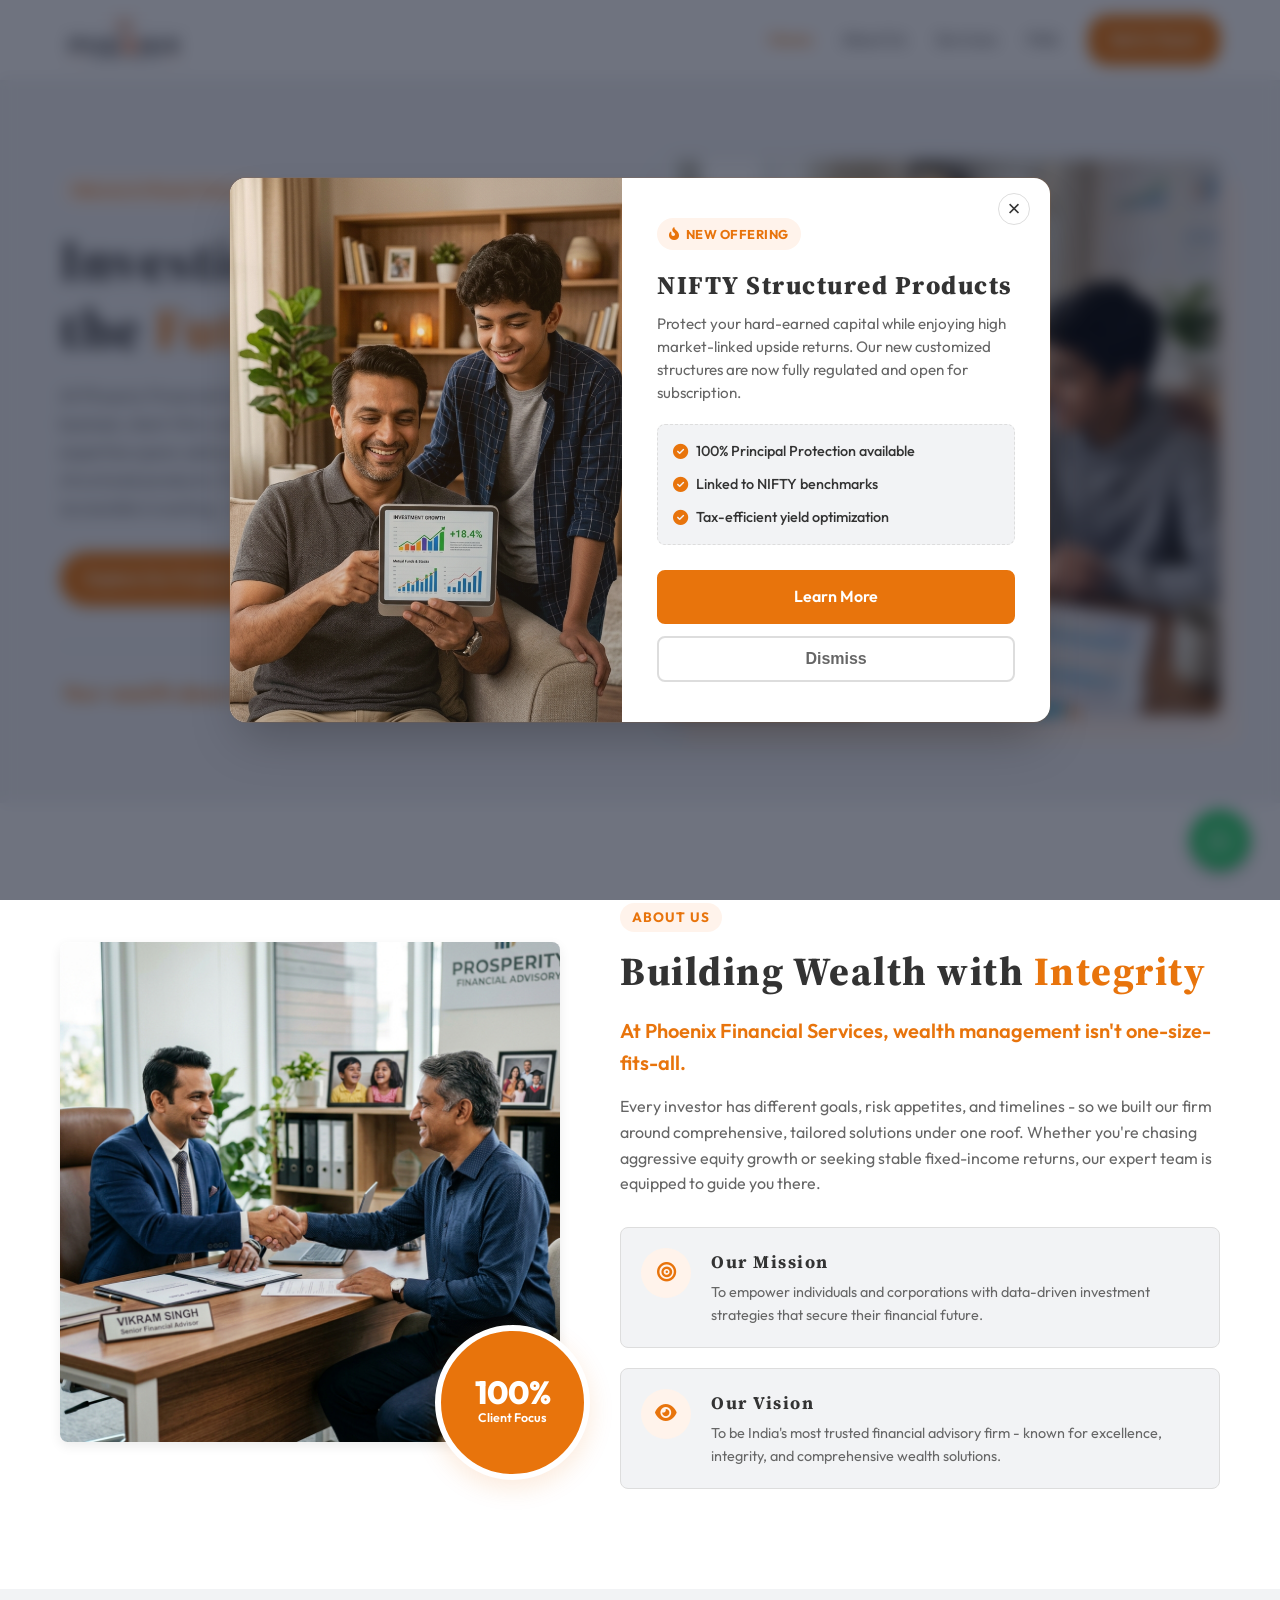
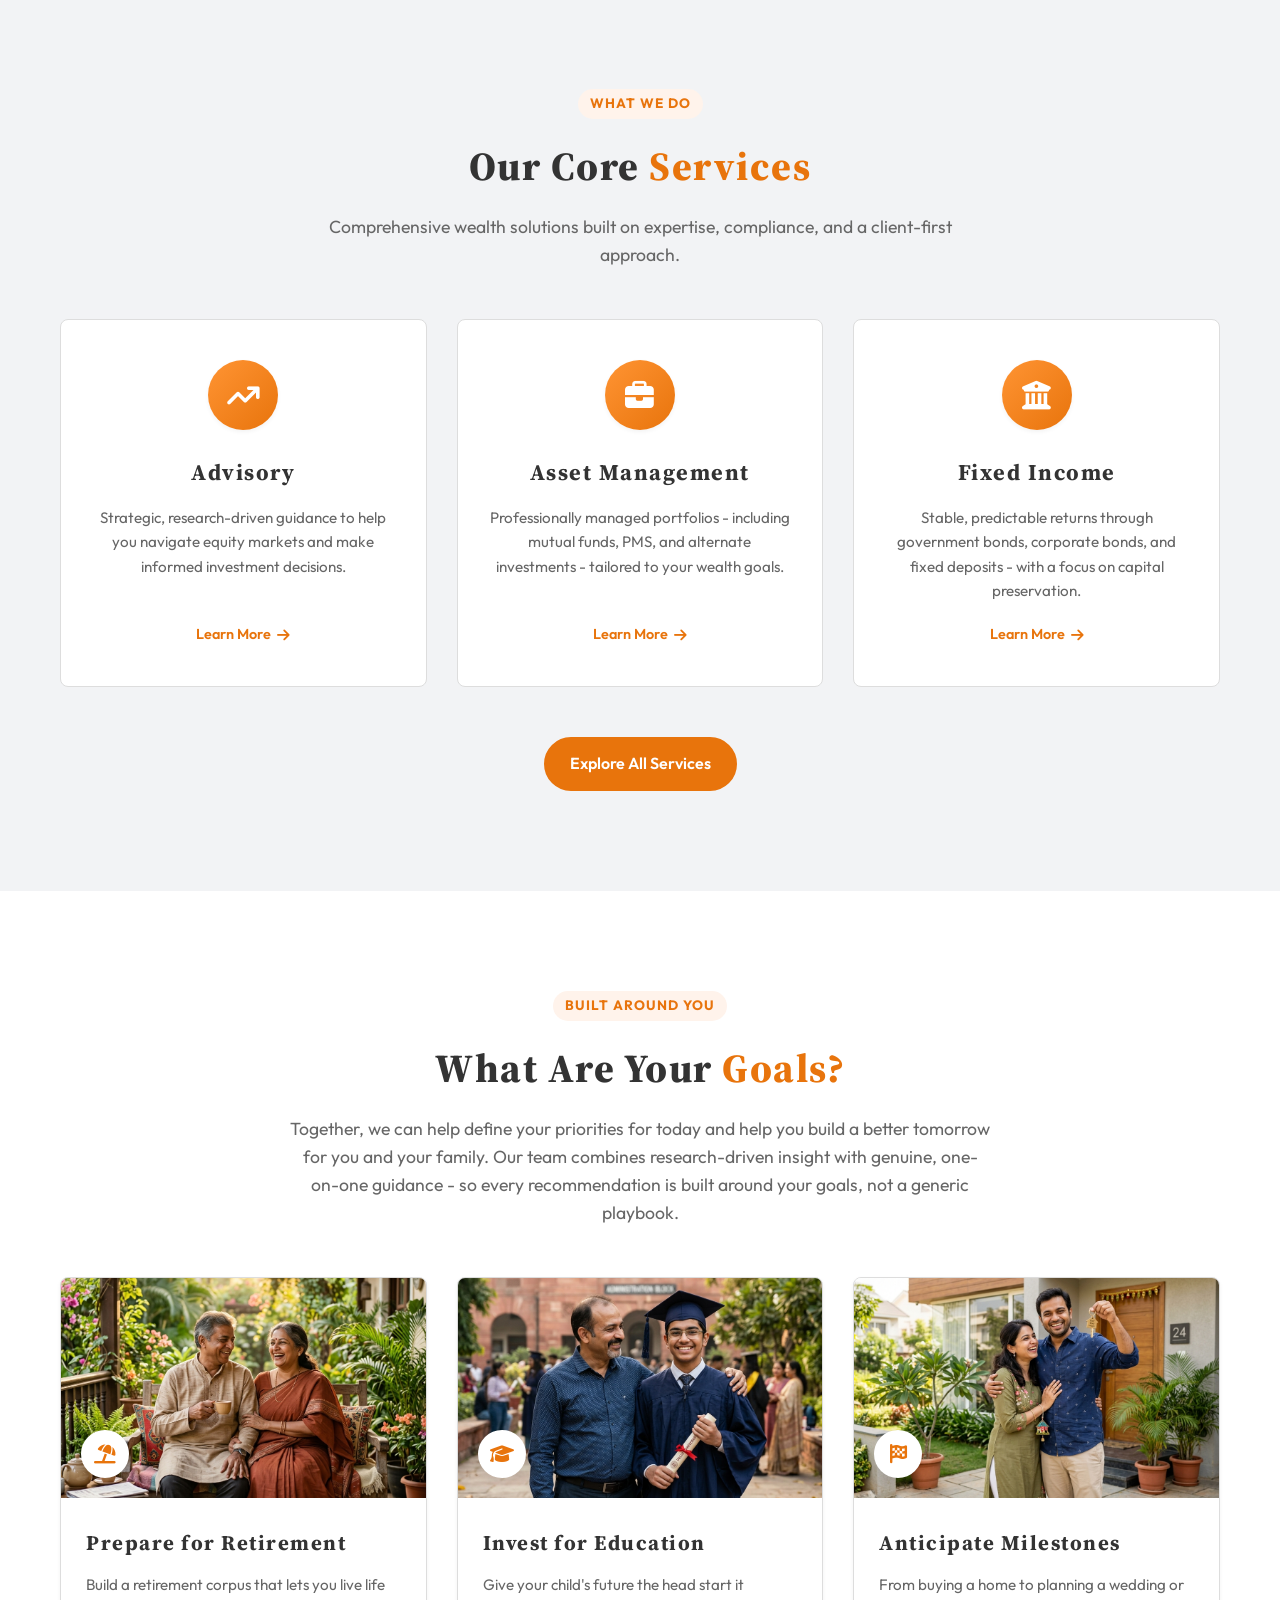
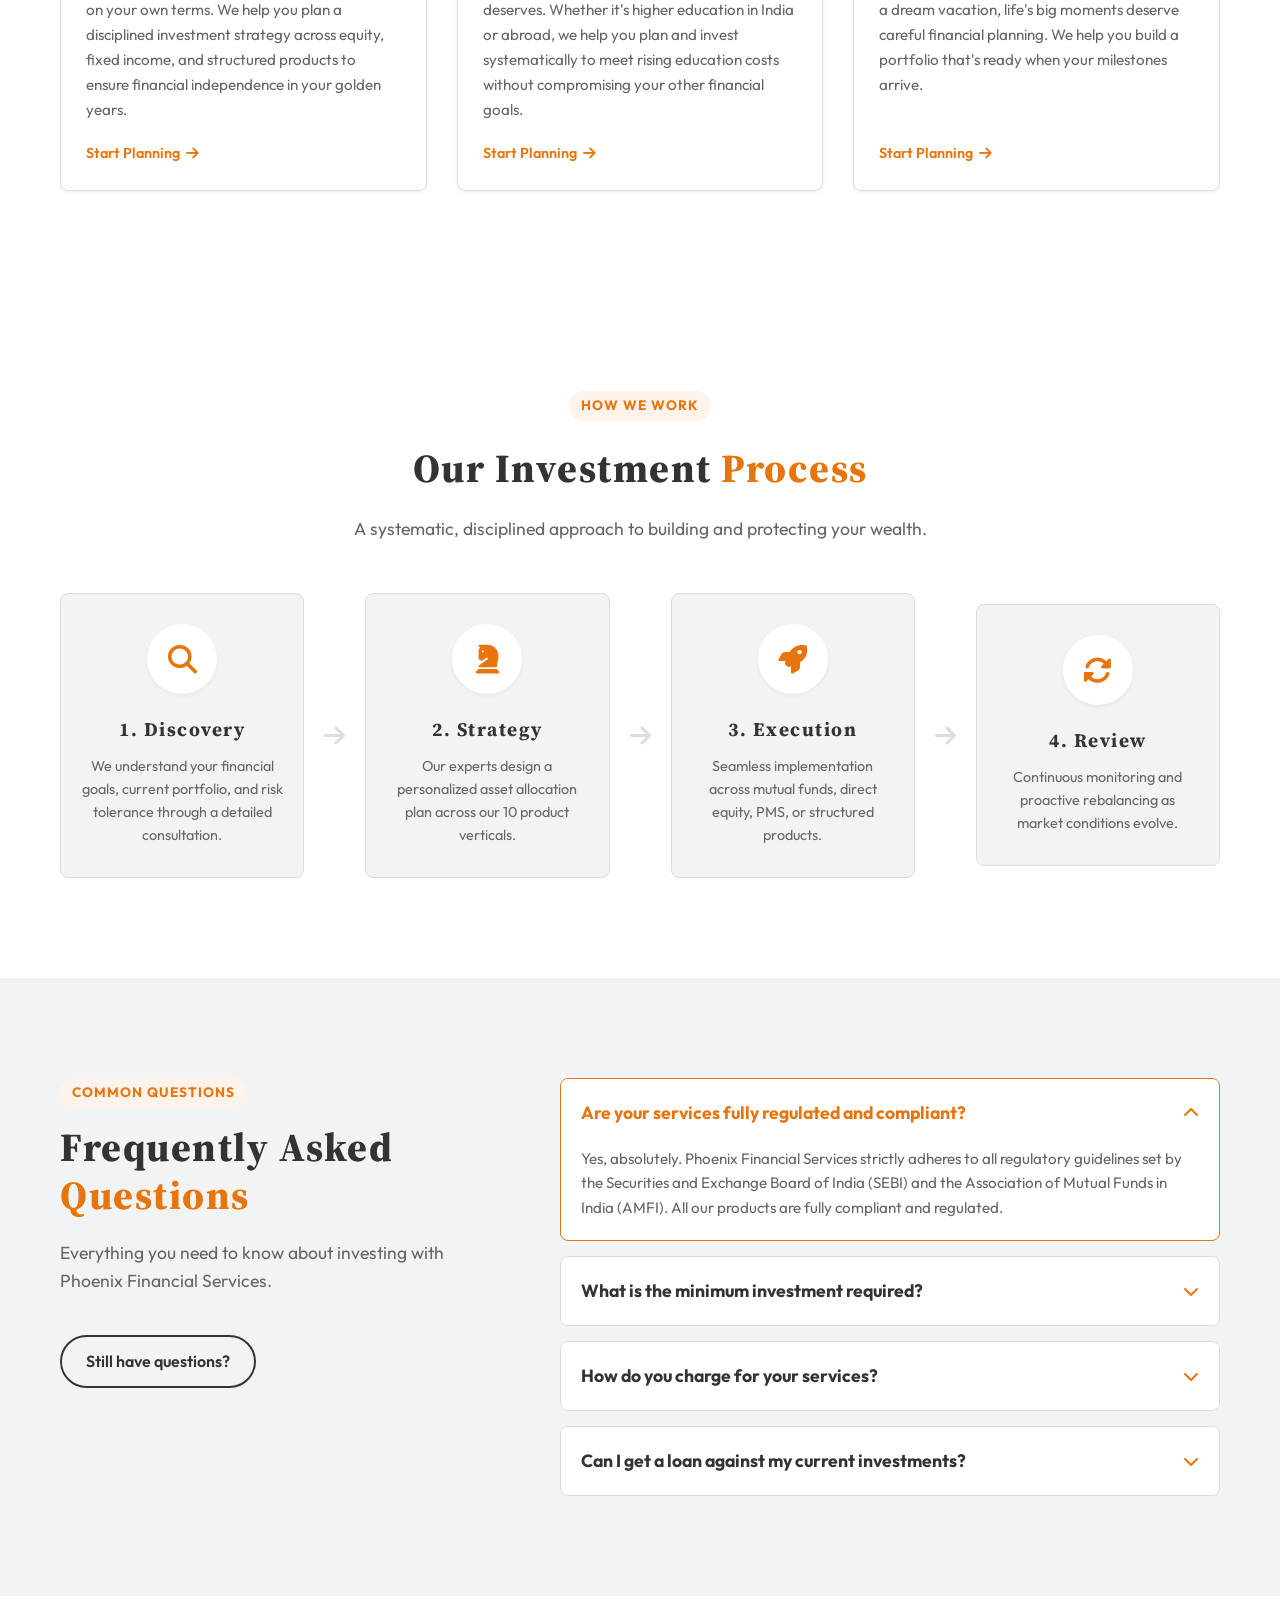
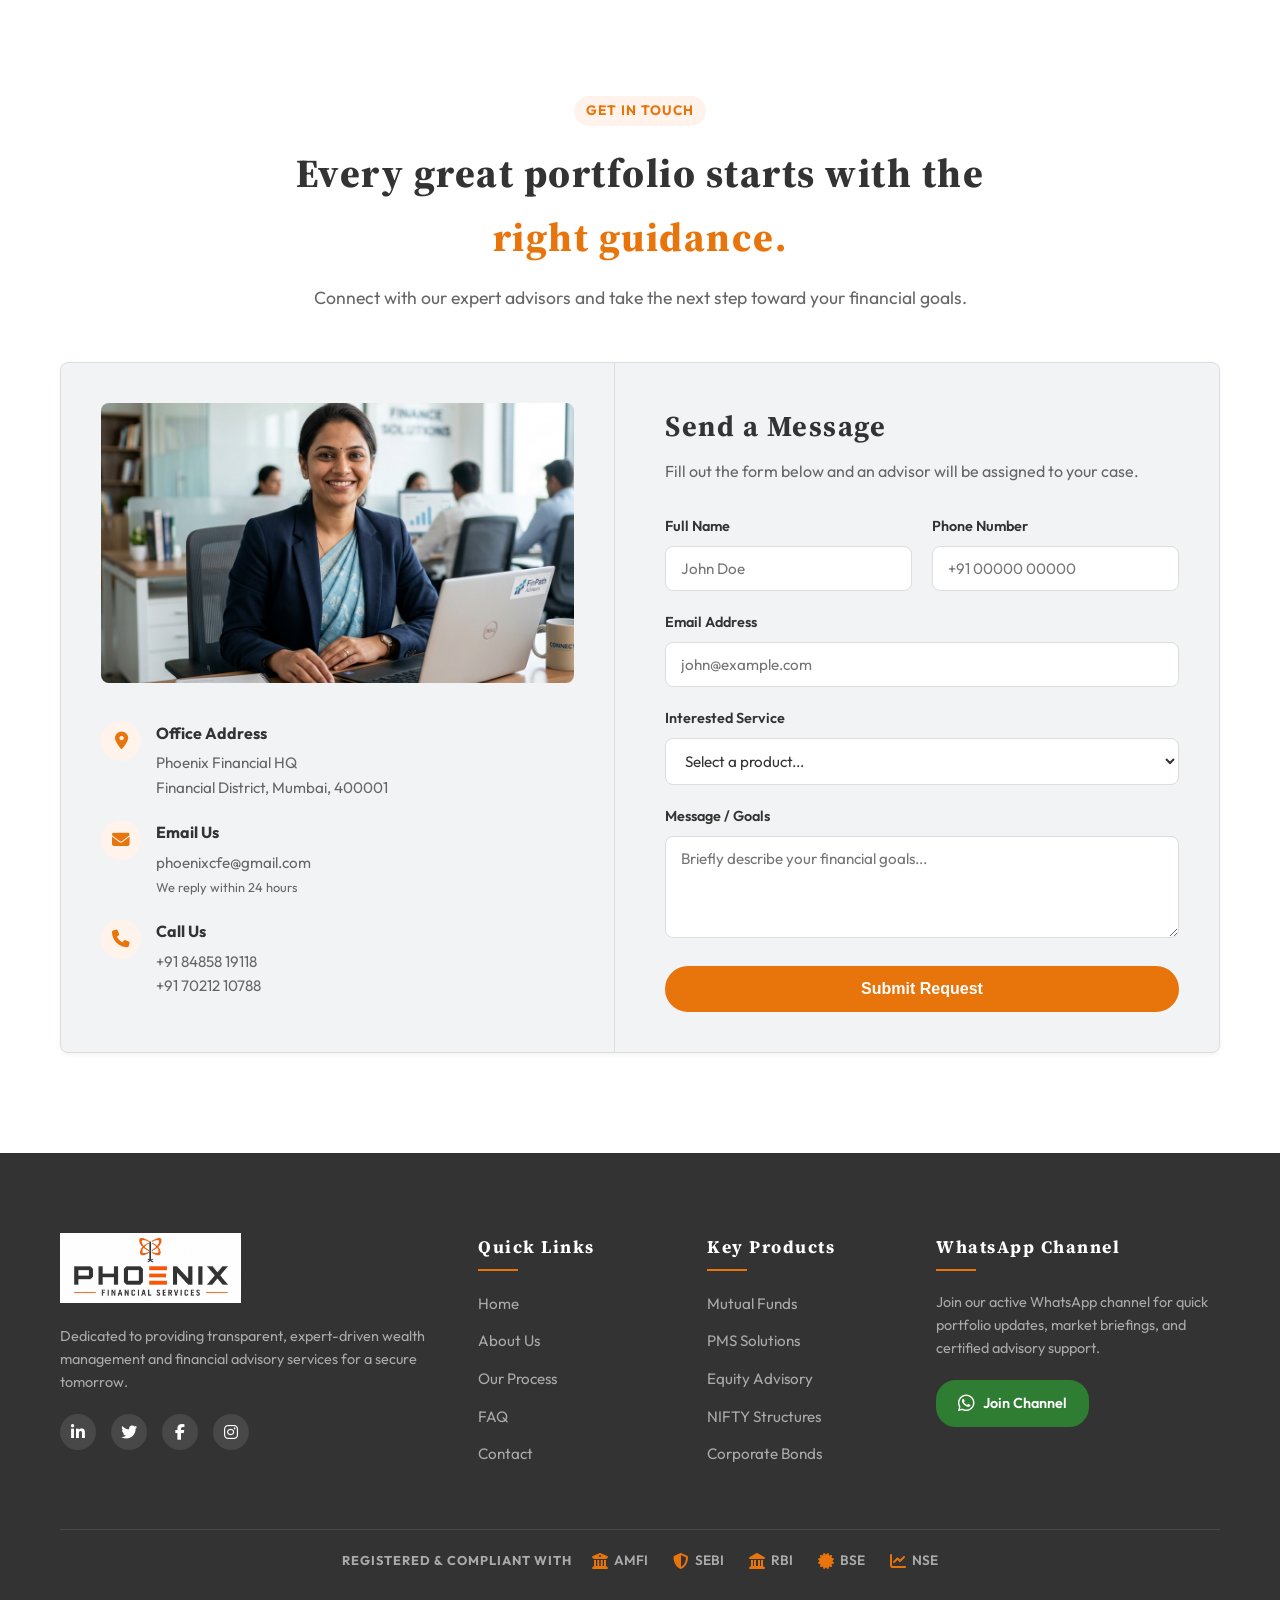
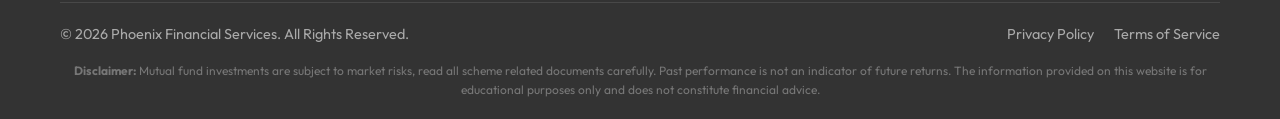
<file: index.html>
<!DOCTYPE html>
<html lang="en">

<head>
    <meta charset="UTF-8">
    <meta name="viewport" content="width=device-width, initial-scale=1.0">
    <title>Phoenix Financial Services | Investing for the Future</title>

    <!-- Google Fonts: Source Serif 4 for headings, Outfit for body -->
    <link rel="preconnect" href="https://fonts.googleapis.com">
    <link rel="preconnect" href="https://fonts.gstatic.com" crossorigin>
    <link href="https://fonts.googleapis.com/css2?family=Outfit:wght@300;400;500;600;700;800&family=Source+Serif+4:wght@400;500;600;700;800;900&display=swap"
        rel="stylesheet">

    <!-- FontAwesome for icons -->
    <link rel="stylesheet" href="https://cdnjs.cloudflare.com/ajax/libs/font-awesome/6.4.0/css/all.min.css">

    <!-- Custom CSS -->
    <link rel="stylesheet" href="style.css">
</head>

<body>

    <!-- Navigation -->
    <nav class="navbar" id="navbar">
        <div class="container nav-container">
            <a href="#" class="nav-brand">
                <img src="logo.jpeg" alt="Phoenix Financial Services Logo" class="brand-logo">
            </a>

            <div class="nav-menu" id="navMenu">
                <a href="index.html" class="nav-link active">Home</a>
                <a href="about.html" class="nav-link">About Us</a>
                <a href="services.html" class="nav-link">Services</a>
                <a href="faq.html" class="nav-link">FAQ</a>
                <a href="contact.html" class="btn btn-primary nav-cta">Get in Touch</a>
            </div>

            <button class="mobile-toggle" id="mobileToggle">
                <i class="fa-solid fa-bars"></i>
            </button>
        </div>
    </nav>

    <!-- Hero Section -->
    <section class="hero" id="home">
        <div class="container hero-container">
            <div class="hero-content">
                <div class="hero-badge">Welcome to Phoenix Financial</div>
                <h1 class="hero-title">Investing for <br>the <span class="text-orange">Future</span></h1>
                <p class="hero-desc">
                    At Phoenix Financial Services, wealth creation is research-backed, client-first, and built around you. Our deep market expertise spans advisory, asset management, fixed income, and structured products. From highly-customized guidance to easy, accessible investing - invest however suits you best.
                </p>
                <div class="hero-actions">
                    <a href="#products" class="btn btn-primary">Explore Our Products</a>
                    <a href="#contact" class="btn btn-outline">Speak to an Advisor</a>
                </div>

                <div class="hero-stats">
                    <p class="hero-tagline">Your wealth deserves expert hands.</p>
                </div>
            </div>

            <div class="hero-image-wrapper">
                <img src="hero.png" alt="Father and son planning their financial future together" class="hero-image">
                <div class="hero-decoration"></div>
            </div>
        </div>
    </section>


    <!-- Detailed About Section -->
    <section class="about-detailed" id="about">
        <div class="container">
            <div class="about-grid">
                <div class="about-image-col">
                    <img src="meeting.png" alt="Father meeting a financial advisor to plan his family's future" class="about-img">
                    <div class="experience-badge">
                        <span class="exp-num">100%</span>
                        <span class="exp-text">Client Focus</span>
                    </div>
                </div>
                <div class="about-text-col">
                    <div class="section-label">About Us</div>
                    <h2 class="section-title-left">Building Wealth with <span class="text-orange">Integrity</span></h2>
                    <p class="about-lead">At Phoenix Financial Services, wealth management isn't one-size-fits-all.</p>
                    <p class="about-body">
                        Every investor has different goals, risk appetites, and timelines - so we built our firm around comprehensive, tailored solutions under one roof. Whether you're chasing aggressive equity growth or seeking stable fixed-income returns, our expert team is equipped to guide you there.
                    </p>

                    <div class="mission-vision">
                        <div class="mv-card">
                            <div class="mv-icon"><i class="fa-solid fa-bullseye"></i></div>
                            <div>
                                <h4>Our Mission</h4>
                                <p>To empower individuals and corporations with data-driven investment strategies that secure their financial future.</p>
                            </div>
                        </div>
                        <div class="mv-card">
                            <div class="mv-icon"><i class="fa-solid fa-eye"></i></div>
                            <div>
                                <h4>Our Vision</h4>
                                <p>To be India's most trusted financial advisory firm - known for excellence, integrity, and comprehensive wealth solutions.</p>
                            </div>
                        </div>
                    </div>
                </div>
            </div>
        </div>
    </section>

    <!-- Services Section -->
    <section class="products" id="products">
        <div class="container">
            <div class="section-header-center">
                <div class="section-label">What We Do</div>
                <h2 class="section-title-clean">Our Core <span class="text-orange">Services</span></h2>
                <p class="section-subtitle">Comprehensive wealth solutions built on expertise, compliance, and a client-first approach.</p>
            </div>

            <div class="services-home-grid">
                <!-- Service 01: Advisory -->
                <div class="service-home-card">
                    <div class="shc-icon"><i class="fa-solid fa-arrow-trend-up"></i></div>
                    <h3>Advisory</h3>
                    <p>Strategic, research-driven guidance to help you navigate equity markets and make informed investment decisions.</p>
                    <a href="services.html" class="shc-link">Learn More <i class="fa-solid fa-arrow-right"></i></a>
                </div>

                <!-- Service 02: Asset Management -->
                <div class="service-home-card">
                    <div class="shc-icon"><i class="fa-solid fa-briefcase"></i></div>
                    <h3>Asset Management</h3>
                    <p>Professionally managed portfolios - including mutual funds, PMS, and alternate investments - tailored to your wealth goals.</p>
                    <a href="services.html" class="shc-link">Learn More <i class="fa-solid fa-arrow-right"></i></a>
                </div>

                <!-- Service 03: Fixed Income -->
                <div class="service-home-card">
                    <div class="shc-icon"><i class="fa-solid fa-building-columns"></i></div>
                    <h3>Fixed Income</h3>
                    <p>Stable, predictable returns through government bonds, corporate bonds, and fixed deposits - with a focus on capital preservation.</p>
                    <a href="services.html" class="shc-link">Learn More <i class="fa-solid fa-arrow-right"></i></a>
                </div>
            </div>

            <div style="text-align: center; margin-top: 50px;">
                <a href="services.html" class="btn btn-primary">Explore All Services</a>
            </div>
        </div>
    </section>

    <!-- Goals Section -->
    <section class="goals-section" id="goals">
        <div class="container">
            <div class="section-header-center">
                <div class="section-label">Built Around You</div>
                <h2 class="section-title-clean">What Are Your <span class="text-orange">Goals?</span></h2>
                <p class="section-subtitle">Together, we can help define your priorities for today and help you build a better tomorrow for you and your family. Our team combines research-driven insight with genuine, one-on-one guidance - so every recommendation is built around your goals, not a generic playbook.</p>
            </div>

            <div class="goals-grid">

                <!-- Goal 1: Retirement -->
                <div class="goal-card">
                    <div class="goal-img-wrapper">
                        <img src="goal_retirement.png" alt="Happy Indian couple enjoying a peaceful retirement" class="goal-img">
                        <div class="goal-img-overlay">
                            <div class="goal-icon"><i class="fa-solid fa-umbrella-beach"></i></div>
                        </div>
                    </div>
                    <div class="goal-body">
                        <h3>Prepare for Retirement</h3>
                        <p>Build a retirement corpus that lets you live life on your own terms. We help you plan a disciplined investment strategy across equity, fixed income, and structured products to ensure financial independence in your golden years.</p>
                        <a href="contact.html" class="shc-link">Start Planning <i class="fa-solid fa-arrow-right"></i></a>
                    </div>
                </div>

                <!-- Goal 2: Education -->
                <div class="goal-card">
                    <div class="goal-img-wrapper">
                        <img src="goal_education.png" alt="Proud father with son at graduation" class="goal-img">
                        <div class="goal-img-overlay">
                            <div class="goal-icon"><i class="fa-solid fa-graduation-cap"></i></div>
                        </div>
                    </div>
                    <div class="goal-body">
                        <h3>Invest for Education</h3>
                        <p>Give your child's future the head start it deserves. Whether it's higher education in India or abroad, we help you plan and invest systematically to meet rising education costs without compromising your other financial goals.</p>
                        <a href="contact.html" class="shc-link">Start Planning <i class="fa-solid fa-arrow-right"></i></a>
                    </div>
                </div>

                <!-- Goal 3: Milestones -->
                <div class="goal-card">
                    <div class="goal-img-wrapper">
                        <img src="goal_milestones.png" alt="Young Indian couple celebrating their new home" class="goal-img">
                        <div class="goal-img-overlay">
                            <div class="goal-icon"><i class="fa-solid fa-flag-checkered"></i></div>
                        </div>
                    </div>
                    <div class="goal-body">
                        <h3>Anticipate Milestones</h3>
                        <p>From buying a home to planning a wedding or a dream vacation, life's big moments deserve careful financial planning. We help you build a portfolio that's ready when your milestones arrive.</p>
                        <a href="contact.html" class="shc-link">Start Planning <i class="fa-solid fa-arrow-right"></i></a>
                    </div>
                </div>

            </div>
        </div>
    </section>

    <!-- Our Process Section -->
    <section class="process-section" id="process">
        <div class="container">
            <div class="section-header-center">
                <div class="section-label">How We Work</div>
                <h2 class="section-title-clean">Our Investment <span class="text-orange">Process</span></h2>
                <p class="section-subtitle">A systematic, disciplined approach to building and protecting your wealth.</p>
            </div>

            <div class="process-steps">
                <div class="step-card">
                    <div class="step-icon"><i class="fa-solid fa-magnifying-glass"></i></div>
                    <h3 class="step-title">1. Discovery</h3>
                    <p class="step-desc">We understand your financial goals, current portfolio, and risk tolerance through a detailed consultation.</p>
                </div>

                <div class="step-arrow"><i class="fa-solid fa-arrow-right"></i></div>

                <div class="step-card">
                    <div class="step-icon"><i class="fa-solid fa-chess-knight"></i></div>
                    <h3 class="step-title">2. Strategy</h3>
                    <p class="step-desc">Our experts design a personalized asset allocation plan across our 10 product verticals.</p>
                </div>

                <div class="step-arrow"><i class="fa-solid fa-arrow-right"></i></div>

                <div class="step-card">
                    <div class="step-icon"><i class="fa-solid fa-rocket"></i></div>
                    <h3 class="step-title">3. Execution</h3>
                    <p class="step-desc">Seamless implementation across mutual funds, direct equity, PMS, or structured products.</p>
                </div>

                <div class="step-arrow"><i class="fa-solid fa-arrow-right"></i></div>

                <div class="step-card">
                    <div class="step-icon"><i class="fa-solid fa-rotate"></i></div>
                    <h3 class="step-title">4. Review</h3>
                    <p class="step-desc">Continuous monitoring and proactive rebalancing as market conditions evolve.</p>
                </div>
            </div>
        </div>
    </section>



    <!-- FAQ Section -->
    <section class="faq-section" id="faq">
        <div class="container">
            <div class="faq-layout">
                <div class="faq-header">
                    <div class="section-label">Common Questions</div>
                    <h2 class="section-title-left">Frequently Asked <span class="text-orange">Questions</span></h2>
                    <p class="faq-subtitle">Everything you need to know about investing with Phoenix Financial Services.
                    </p>
                    <a href="#contact" class="btn btn-outline" style="margin-top: 20px;">Still have questions?</a>
                </div>

                <div class="faq-accordion">
                    <div class="faq-item active">
                        <div class="faq-question">
                            <h4>Are your services fully regulated and compliant?</h4>
                            <i class="fa-solid fa-chevron-down"></i>
                        </div>
                        <div class="faq-answer">
                            <p>Yes, absolutely. Phoenix Financial Services strictly adheres to all regulatory guidelines
                                set by the Securities and Exchange Board of India (SEBI) and the Association of Mutual
                                Funds in India (AMFI). All our products are fully compliant and regulated.</p>
                        </div>
                    </div>

                    <div class="faq-item">
                        <div class="faq-question">
                            <h4>What is the minimum investment required?</h4>
                            <i class="fa-solid fa-chevron-down"></i>
                        </div>
                        <div class="faq-answer">
                            <p>The minimum investment varies by product. Mutual Funds can be started via SIP with as
                                little as ₹500/month. However, specialized products like Portfolio Management Services
                                (PMS) or Alternate Investment Funds (AIF) have regulatory minimums set by SEBI
                                (typically ₹50 Lakhs and ₹1 Crore respectively).</p>
                        </div>
                    </div>

                    <div class="faq-item">
                        <div class="faq-question">
                            <h4>How do you charge for your services?</h4>
                            <i class="fa-solid fa-chevron-down"></i>
                        </div>
                        <div class="faq-answer">
                            <p>We maintain a highly transparent fee structure. Depending on the service (Advisory vs.
                                Distribution), fees are either charged directly as an advisory fee or we receive
                                commissions from the AMC. All fees and charges are fully disclosed before you make any
                                investment.</p>
                        </div>
                    </div>

                    <div class="faq-item">
                        <div class="faq-question">
                            <h4>Can I get a loan against my current investments?</h4>
                            <i class="fa-solid fa-chevron-down"></i>
                        </div>
                        <div class="faq-answer">
                            <p>Yes. We offer Loan Against Shares and Mutual Funds (LAS/LAMF). This allows you to unlock
                                liquidity for short-term needs at highly competitive interest rates without having to
                                liquidate your long-term portfolio.</p>
                        </div>
                    </div>
                </div>
            </div>
        </div>
    </section>

    <!-- Full Contact Section -->
    <section class="contact-detailed" id="contact">
        <div class="container">
            <div class="section-header-center">
                <div class="section-label">Get In Touch</div>
                <h2 class="section-title-clean">Every great portfolio starts with the <span class="text-orange">right guidance.</span></h2>
                <p class="section-subtitle">Connect with our expert advisors and take the next step toward your financial goals.</p>
            </div>

            <div class="contact-grid">
                <!-- Contact Info Cards -->
                <div class="contact-info-panel">
                    <img src="support.png" alt="Friendly financial advisor ready to assist you" class="contact-img">

                    <div class="contact-methods">
                        <div class="c-method-card">
                            <div class="c-icon"><i class="fa-solid fa-location-dot"></i></div>
                            <div class="c-details">
                                <h5>Office Address</h5>
                                <p>Phoenix Financial HQ<br>Financial District, Mumbai, 400001</p>
                            </div>
                        </div>

                        <div class="c-method-card">
                            <div class="c-icon"><i class="fa-solid fa-envelope"></i></div>
                            <div class="c-details">
                                <h5>Email Us</h5>
                                <p>phoenixcfe@gmail.com<br><span style="font-size: 0.8rem; color: var(--gray-med);">We
                                        reply within 24 hours</span></p>
                            </div>
                        </div>

                        <div class="c-method-card">
                            <div class="c-icon"><i class="fa-solid fa-phone"></i></div>
                            <div class="c-details">
                                <h5>Call Us</h5>
                                <p>+91 84858 19118<br>+91 70212 10788</p>
                            </div>
                        </div>
                    </div>
                </div>

                <!-- Contact Form -->
                <div class="contact-form-panel">
                    <h3 class="form-title">Send a Message</h3>
                    <p class="form-desc">Fill out the form below and an advisor will be assigned to your case.</p>

                    <form class="main-form" id="contactForm">
                        <div class="form-row">
                            <div class="form-group">
                                <label for="name">Full Name</label>
                                <input type="text" id="name" placeholder="John Doe" required>
                            </div>
                            <div class="form-group">
                                <label for="phone">Phone Number</label>
                                <input type="tel" id="phone" placeholder="+91 00000 00000" required>
                            </div>
                        </div>

                        <div class="form-group">
                            <label for="email">Email Address</label>
                            <input type="email" id="email" placeholder="john@example.com" required>
                        </div>

                        <div class="form-group">
                            <label for="service">Interested Service</label>
                            <select id="service" required>
                                <option value="" disabled selected>Select a product...</option>
                                <option value="mutual_fund">Mutual Funds</option>
                                <option value="pms">Portfolio Management Services (PMS)</option>
                                <option value="equity">Equity Advisory</option>
                                <option value="bonds">Bonds & Fixed Deposits</option>
                                <option value="loan">Loan Against Shares</option>
                                <option value="other">General Wealth Consultation</option>
                            </select>
                        </div>

                        <div class="form-group">
                            <label for="message">Message / Goals</label>
                            <textarea id="message" rows="4" placeholder="Briefly describe your financial goals..."
                                required></textarea>
                        </div>

                        <button type="submit" class="btn btn-primary btn-full" id="submitBtn">Submit Request</button>
                    </form>
                </div>
            </div>
        </div>
    </section>

    <!-- Expanded Footer -->
    <footer class="footer-expanded">
        <div class="container">
            <div class="footer-top-grid">

                <div class="footer-col brand-col">
                    <img src="logo.jpeg" alt="Phoenix Financial Services" class="footer-logo">
                    <p class="footer-about">
                        Dedicated to providing transparent, expert-driven wealth management and financial advisory
                        services for a secure tomorrow.
                    </p>
                    <div class="social-links">
                        <a href="#"><i class="fa-brands fa-linkedin-in"></i></a>
                        <a href="#"><i class="fa-brands fa-twitter"></i></a>
                        <a href="#"><i class="fa-brands fa-facebook-f"></i></a>
                        <a href="#"><i class="fa-brands fa-instagram"></i></a>
                    </div>
                </div>

                <div class="footer-col">
                    <h4 class="footer-heading">Quick Links</h4>
                    <ul class="footer-list">
                        <li><a href="index.html">Home</a></li>
                        <li><a href="about.html">About Us</a></li>
                        <li><a href="index.html#process">Our Process</a></li>
                        <li><a href="faq.html">FAQ</a></li>
                        <li><a href="contact.html">Contact</a></li>
                    </ul>
                </div>

                <div class="footer-col">
                    <h4 class="footer-heading">Key Products</h4>
                    <ul class="footer-list">
                        <li><a href="service-detail.html">Mutual Funds</a></li>
                        <li><a href="service-detail.html">PMS Solutions</a></li>
                        <li><a href="service-detail.html">Equity Advisory</a></li>
                        <li><a href="service-detail.html">NIFTY Structures</a></li>
                        <li><a href="service-detail.html">Corporate Bonds</a></li>
                    </ul>
                </div>

                <div class="footer-col">
                    <h4 class="footer-heading">WhatsApp Channel</h4>
                    <p class="footer-about">Join our active WhatsApp channel for quick portfolio updates, market
                        briefings, and certified advisory support.</p>
                    <a href="https://wa.me/918485819118?text=Hello%20Phoenix%20Financial%20Services,%20I%20am%20interested%20in%20your%20wealth%20management%20solutions."
                        target="_blank" class="btn btn-primary"
                        style="display: inline-flex; align-items: center; gap: 8px; border-radius: 20px; padding: 10px 20px; background-color: #2e7d32; border-color: #2e7d32; font-size: 0.9rem;">
                        <i class="fa-brands fa-whatsapp" style="font-size: 1.2rem;"></i> Join Channel
                    </a>
                </div>

            </div>

            <div class="footer-compliance">
                <span class="compliance-label">Registered & Compliant With</span>
                <div class="compliance-logos">
                    <div class="compliance-logo-item"><i class="fa-solid fa-building-columns"></i><span>AMFI</span>
                    </div>
                    <div class="compliance-logo-item"><i class="fa-solid fa-shield-halved"></i><span>SEBI</span></div>
                    <div class="compliance-logo-item"><i class="fa-solid fa-landmark"></i><span>RBI</span></div>
                    <div class="compliance-logo-item"><i class="fa-solid fa-certificate"></i><span>BSE</span></div>
                    <div class="compliance-logo-item"><i class="fa-solid fa-chart-line"></i><span>NSE</span></div>
                </div>
            </div>

            <div class="footer-bottom">
                <div class="fb-left">
                    <p>&copy; 2026 Phoenix Financial Services. All Rights Reserved.</p>
                </div>
                <div class="fb-right">
                    <a href="#">Privacy Policy</a>
                    <a href="#">Terms of Service</a>
                </div>
            </div>
            <div class="disclaimer-text">
                <strong>Disclaimer:</strong> Mutual fund investments are subject to market risks, read all scheme
                related documents carefully. Past performance is not an indicator of future returns. The information
                provided on this website is for educational purposes only and does not constitute financial advice.
            </div>
        </div>
    </footer>

    <!-- Promotional Popup Modal -->
    <div class="promo-modal" id="promoModal">
        <div class="promo-modal-backdrop" id="promoBackdrop"></div>
        <div class="promo-modal-card">
            <button class="promo-modal-close" id="closePromoBtn" aria-label="Close promotion">&times;</button>
            <div class="promo-image-side">
                <img src="promo_nifty.png" alt="Father and son reviewing investment growth on a tablet">
            </div>
            <div class="promo-content-side">
                <div class="promo-modal-header">
                    <span class="promo-badge"><i class="fa-solid fa-fire-flame-curved"></i> New Offering</span>
                </div>
                <div class="promo-modal-body">
                    <h3 class="promo-title">NIFTY Structured Products</h3>
                    <p class="promo-desc">Protect your hard-earned capital while enjoying high market-linked upside
                        returns. Our new customized structures are now fully regulated and open for subscription.</p>
                    <div class="promo-features">
                        <div class="p-feat-item"><i class="fa-solid fa-circle-check"></i> 100% Principal Protection
                            available</div>
                        <div class="p-feat-item"><i class="fa-solid fa-circle-check"></i> Linked to NIFTY benchmarks
                        </div>
                        <div class="p-feat-item"><i class="fa-solid fa-circle-check"></i> Tax-efficient yield
                            optimization</div>
                    </div>
                </div>
                <div class="promo-modal-footer">
                    <a href="service-detail.html" class="btn btn-primary btn-full promo-cta-btn">Learn More</a>
                    <button class="btn btn-outline btn-full promo-dismiss-btn" id="dismissPromoBtn">Dismiss</button>
                </div>
            </div>
        </div>
    </div>



    <!-- Floating WhatsApp Button -->
    <a href="https://wa.me/918485819118?text=Hello%20Phoenix%20Financial%20Services,%20I%20am%20interested%20in%20your%20wealth%20management%20solutions."
        class="whatsapp-float" target="_blank" title="Chat on WhatsApp">
        <i class="fa-brands fa-whatsapp"></i>
    </a>

    <script src="script.js"></script>
</body>

</html>
</file>
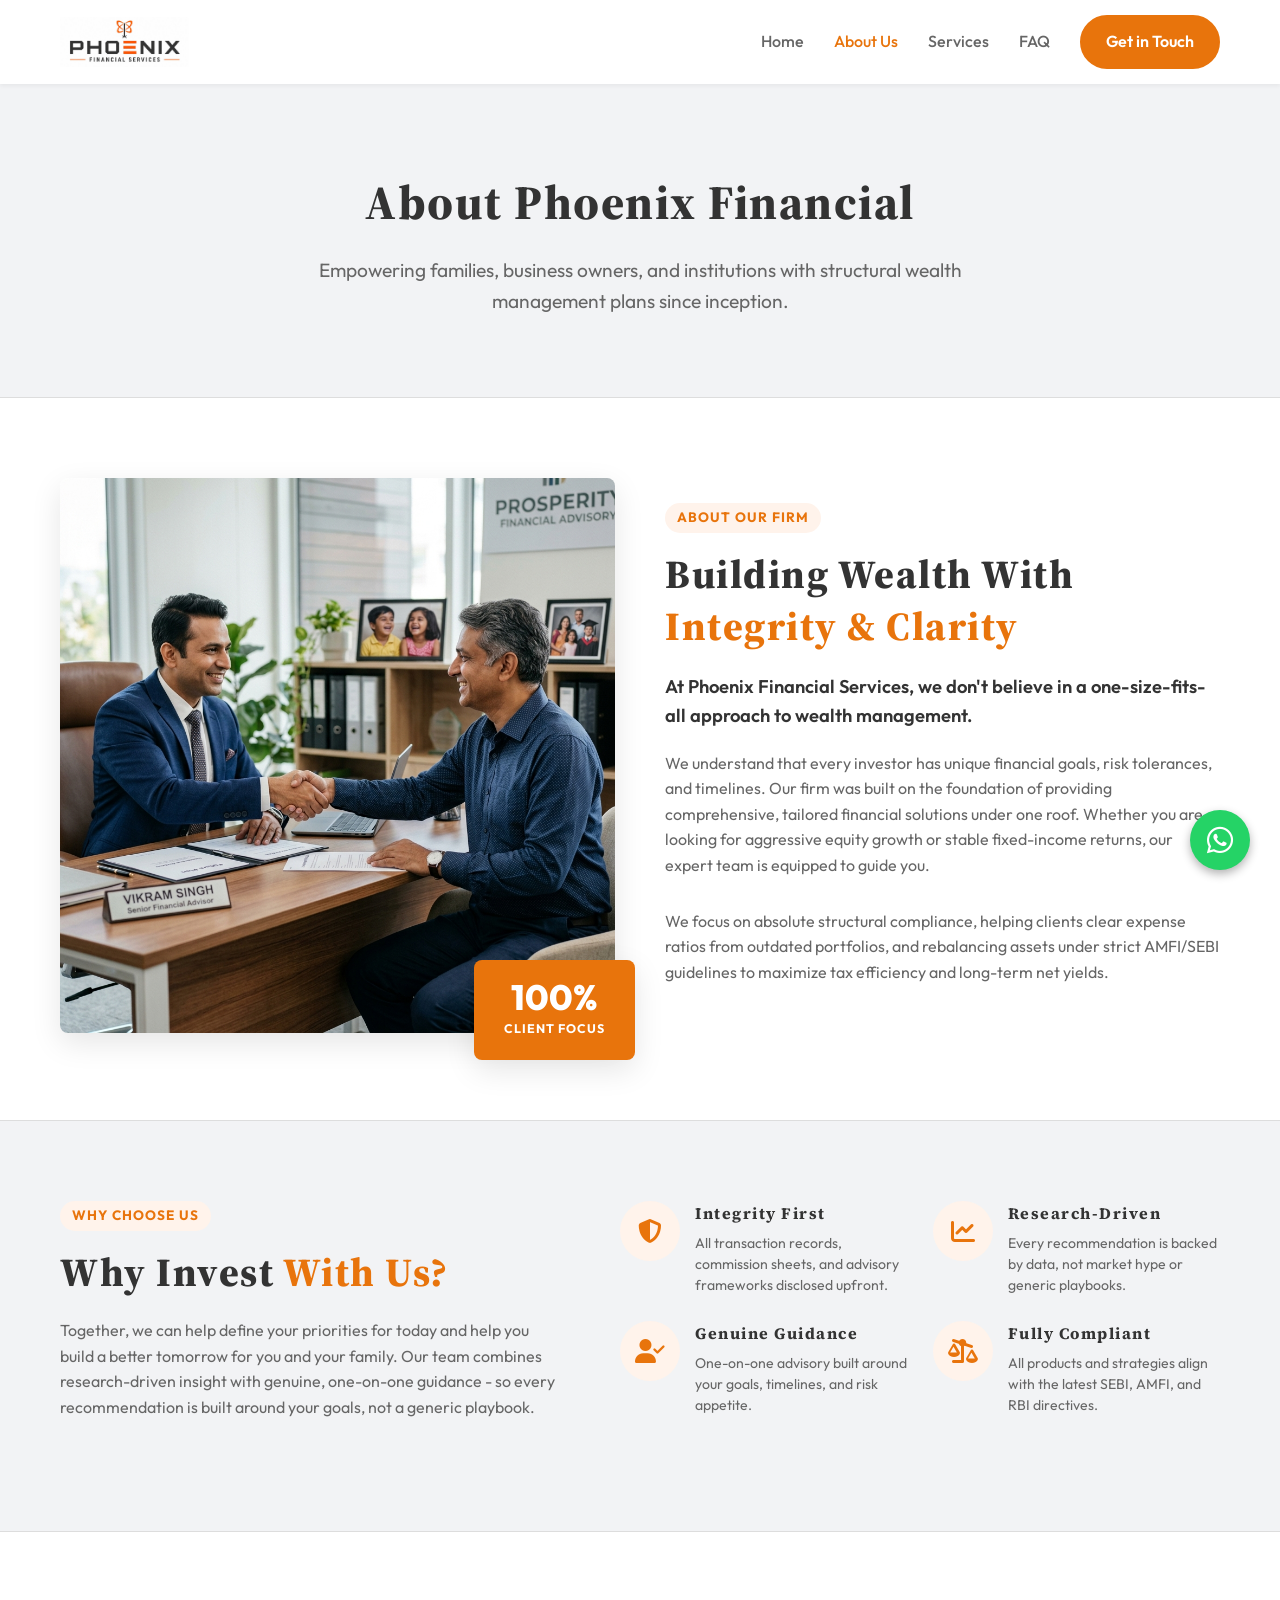
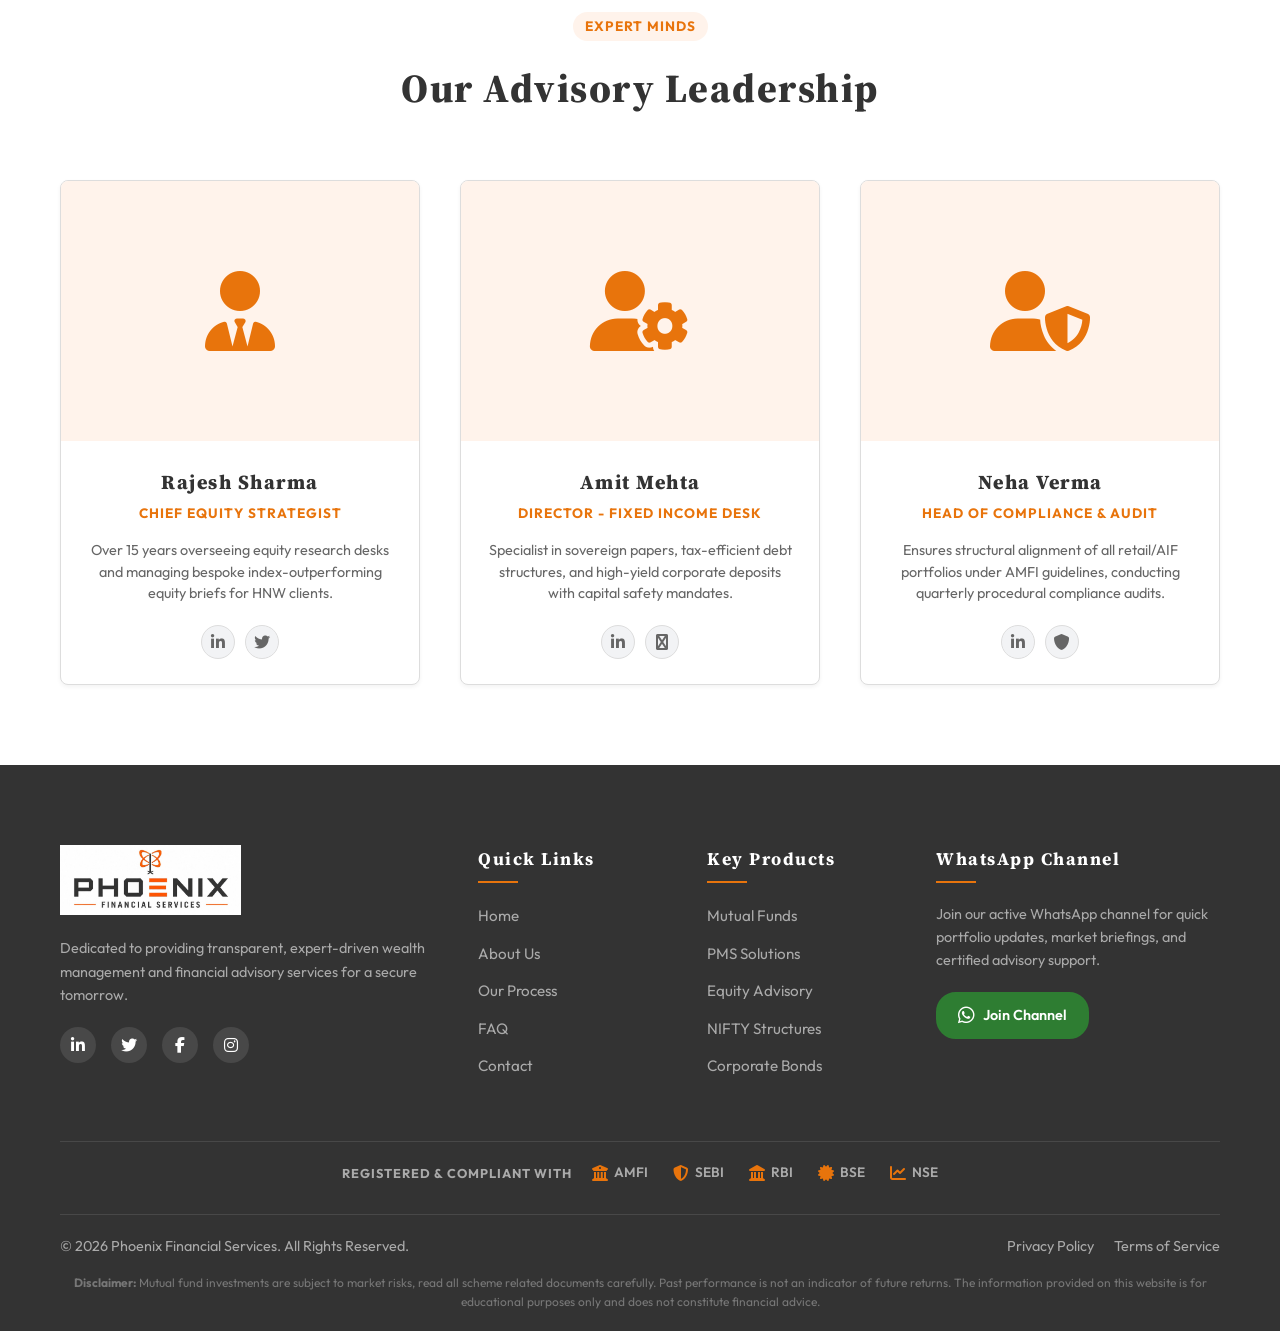
<file: about.html>
<!DOCTYPE html>
<html lang="en">

<head>
    <meta charset="UTF-8">
    <meta name="viewport" content="width=device-width, initial-scale=1.0">
    <title>About Us | Phoenix Financial Services</title>

    <!-- Google Fonts & FontAwesome -->
    <link rel="preconnect" href="https://fonts.googleapis.com">
    <link rel="preconnect" href="https://fonts.gstatic.com" crossorigin>
    <link href="https://fonts.googleapis.com/css2?family=Outfit:wght@300;400;500;600;700;800&family=Source+Serif+4:wght@400;500;600;700;800;900&display=swap"
        rel="stylesheet">
    <link rel="stylesheet" href="https://cdnjs.cloudflare.com/ajax/libs/font-awesome/6.4.0/css/all.min.css">

    <style>
        /* Shared v5 Style System */
        :root {
            --orange: #E8740C;
            --orange-light: #FF9433;
            --orange-fade: #FFF3EB;
            --gray-dark: #333333;
            --gray-med: #666666;
            --gray-light: #DDDDDD;
            --bg-light: #F2F3F5;
            --white: #FFFFFF;
            --font-main: 'Outfit', sans-serif;
            --font-heading: 'Source Serif 4', serif;
            --shadow-sm: 0 2px 4px rgba(0, 0, 0, 0.05);
            --shadow-md: 0 4px 12px rgba(0, 0, 0, 0.08);
            --shadow-lg: 0 10px 30px rgba(0, 0, 0, 0.1);
            --shadow-hover: 0 8px 24px rgba(232, 116, 12, 0.15);
            --radius: 8px;
            --transition: all 0.3s ease;
        }

        * {
            margin: 0;
            padding: 0;
            box-sizing: border-box;
        }

        body {
            font-family: var(--font-main);
            color: var(--gray-dark);
            line-height: 1.6;
            background-color: var(--white);
        }

        h1, h2, h3, h4 {
            font-family: var(--font-heading);
            letter-spacing: 1.5px;
        }

        a {
            text-decoration: none;
            color: inherit;
        }

        ul {
            list-style: none;
        }

        .container {
            max-width: 1200px;
            margin: 0 auto;
            padding: 0 20px;
        }

        .text-orange {
            color: var(--orange);
        }

        .text-gray {
            color: var(--gray-light);
        }


        /* Navbar */
        .navbar {
            background-color: var(--white);
            box-shadow: var(--shadow-sm);
            position: sticky;
            top: 0;
            z-index: 1000;
            padding: 15px 0;
        }

        .nav-container {
            display: flex;
            justify-content: space-between;
            align-items: center;
        }

        .nav-brand {
            display: flex;
            align-items: center;
            gap: 15px;
        }

        .brand-logo {
            max-height: 50px;
            width: auto;
        }

        .brand-text {
            display: flex;
            flex-direction: column;
        }

        .brand-name {
            font-size: 1.4rem;
            font-weight: 800;
            letter-spacing: 2px;
            color: var(--gray-dark);
            line-height: 1.1;
        }

        .brand-sub {
            font-size: 0.75rem;
            font-weight: 600;
            color: var(--gray-med);
            letter-spacing: 1px;
        }

        .nav-menu {
            display: flex;
            align-items: center;
            gap: 30px;
        }

        .nav-link {
            font-weight: 500;
            color: var(--gray-med);
            transition: var(--transition);
        }

        .nav-link:hover,
        .nav-link.active {
            color: var(--orange);
        }

        .nav-cta {
            padding: 10px 20px;
            border-radius: 20px;
        }

        .mobile-toggle {
            display: none;
            background: none;
            border: none;
            font-size: 1.5rem;
            color: var(--gray-dark);
            cursor: pointer;
        }

        .sidebar-brand,
        .sidebar-footer {
            display: none;
        }

        /* Buttons */
        .btn {
            display: inline-block;
            padding: 12px 24px;
            border-radius: 30px;
            font-weight: 600;
            font-size: 1rem;
            transition: var(--transition);
            cursor: pointer;
            text-align: center;
            border: 2px solid transparent;
        }

        .btn-primary {
            background-color: var(--orange);
            color: var(--white);
            border-color: var(--orange);
        }

        .btn-primary:hover {
            background-color: var(--orange-light);
            border-color: var(--orange-light);
            box-shadow: var(--shadow-hover);
        }

        .btn-outline {
            background-color: transparent;
            color: var(--gray-dark);
            border-color: var(--gray-dark);
        }

        .btn-outline:hover {
            background-color: var(--gray-dark);
            color: var(--white);
        }

        /* Inner Page Hero */
        .page-hero {
            background-color: var(--bg-light);
            padding: 80px 0;
            text-align: center;
            border-bottom: 1px solid var(--gray-light);
        }

        .page-hero h1 {
            font-size: 3rem;
            font-weight: 800;
            color: var(--gray-dark);
            margin-bottom: 15px;
        }

        .page-hero p {
            font-size: 1.2rem;
            color: var(--gray-med);
            max-width: 700px;
            margin: 0 auto;
        }

        /* About Main Grid */
        .about-main-section {
            padding: 80px 0;
            background-color: var(--white);
        }

        .about-grid {
            display: grid;
            grid-template-columns: 1fr 1fr;
            gap: 50px;
            align-items: center;
        }

        .about-image-col {
            position: relative;
        }

        .about-img {
            width: 100%;
            border-radius: var(--radius);
            box-shadow: var(--shadow-lg);
        }

        .experience-badge {
            position: absolute;
            bottom: -20px;
            right: -20px;
            background-color: var(--orange);
            color: var(--white);
            padding: 20px 30px;
            border-radius: var(--radius);
            box-shadow: var(--shadow-lg);
            text-align: center;
        }

        .experience-badge .exp-num {
            display: block;
            font-size: 2.2rem;
            font-weight: 800;
            line-height: 1;
        }

        .experience-badge .exp-text {
            font-size: 0.78rem;
            font-weight: 700;
            text-transform: uppercase;
            letter-spacing: 1px;
            white-space: nowrap;
        }

        .section-label {
            display: inline-block;
            background-color: var(--orange-fade);
            color: var(--orange);
            padding: 4px 12px;
            border-radius: 20px;
            font-size: 0.85rem;
            font-weight: 700;
            text-transform: uppercase;
            letter-spacing: 1px;
            margin-bottom: 15px;
        }

        .section-title-left {
            font-size: 2.5rem;
            font-weight: 800;
            color: var(--gray-dark);
            margin-bottom: 20px;
            line-height: 1.3;
        }

        .about-lead {
            font-size: 1.15rem;
            color: var(--gray-dark);
            font-weight: 600;
            margin-bottom: 20px;
        }

        .about-body {
            color: var(--gray-med);
            margin-bottom: 30px;
            font-size: 1rem;
        }

        /* Why Invest Section */
        .why-invest-grid {
            display: grid;
            grid-template-columns: 1fr 1.2fr;
            gap: 60px;
            align-items: start;
        }
        .why-invest-pillars {
            display: grid;
            grid-template-columns: 1fr 1fr;
            gap: 25px;
        }
        .why-pillar {
            display: flex;
            gap: 15px;
            align-items: flex-start;
        }
        .why-pillar .value-icon {
            flex-shrink: 0;
        }
        .why-pillar h4 {
            font-size: 1rem;
            font-weight: 700;
            color: var(--gray-dark);
            margin-bottom: 6px;
        }
        .why-pillar p {
            font-size: 0.88rem;
            color: var(--gray-med);
            line-height: 1.5;
        }

        /* Core Values Section */
        .values-section {
            padding: 80px 0;
            background-color: var(--bg-light);
            border-top: 1px solid var(--gray-light);
            border-bottom: 1px solid var(--gray-light);
        }

        .section-header-center {
            text-align: center;
            margin-bottom: 60px;
        }

        .section-title-clean {
            font-size: 2.5rem;
            font-weight: 800;
            color: var(--gray-dark);
            margin-bottom: 15px;
        }

        .values-grid {
            display: grid;
            grid-template-columns: repeat(4, 1fr);
            gap: 30px;
        }

        .value-card {
            background-color: var(--white);
            border: 1px solid var(--gray-light);
            border-radius: var(--radius);
            padding: 30px;
            box-shadow: var(--shadow-sm);
            transition: var(--transition);
            text-align: center;
        }

        .value-card:hover {
            transform: translateY(-5px);
            box-shadow: var(--shadow-lg);
            border-color: var(--orange);
        }

        .value-icon {
            width: 60px;
            height: 60px;
            border-radius: 50%;
            background-color: var(--orange-fade);
            color: var(--orange);
            display: flex;
            align-items: center;
            justify-content: center;
            font-size: 1.5rem;
            margin: 0 auto 20px;
        }

        .value-card h4 {
            font-size: 1.15rem;
            font-weight: 800;
            color: var(--gray-dark);
            margin-bottom: 12px;
        }

        .value-card p {
            font-size: 0.9rem;
            color: var(--gray-med);
            line-height: 1.5;
        }

        /* Team Section */
        .team-section {
            padding: 80px 0;
            background-color: var(--white);
        }

        .team-grid {
            display: grid;
            grid-template-columns: repeat(3, 1fr);
            gap: 40px;
        }

        .team-card {
            border: 1px solid var(--gray-light);
            border-radius: var(--radius);
            overflow: hidden;
            box-shadow: var(--shadow-sm);
            transition: var(--transition);
            background-color: var(--white);
            text-align: center;
        }

        .team-card:hover {
            transform: translateY(-5px);
            box-shadow: var(--shadow-lg);
            border-color: var(--orange);
        }

        .team-img-wrapper {
            height: 260px;
            background-color: var(--orange-fade);
            display: flex;
            align-items: center;
            justify-content: center;
            overflow: hidden;
            font-size: 5rem;
            color: var(--orange);
            position: relative;
        }

        .team-img-wrapper i {
            transition: var(--transition);
        }

        .team-card:hover .team-img-wrapper i {
            transform: scale(1.05);
        }

        .team-info {
            padding: 25px;
        }

        .team-info h4 {
            font-size: 1.25rem;
            font-weight: 800;
            color: var(--gray-dark);
            margin-bottom: 5px;
        }

        .team-info .team-role {
            font-size: 0.85rem;
            font-weight: 700;
            color: var(--orange);
            text-transform: uppercase;
            letter-spacing: 1px;
            margin-bottom: 15px;
            display: block;
        }

        .team-info p {
            font-size: 0.9rem;
            color: var(--gray-med);
            line-height: 1.5;
            margin-bottom: 20px;
        }

        .team-socials {
            display: flex;
            justify-content: center;
            gap: 10px;
        }

        .team-socials a {
            width: 34px;
            height: 34px;
            background-color: var(--bg-light);
            border-radius: 50%;
            display: flex;
            align-items: center;
            justify-content: center;
            color: var(--gray-med);
            transition: var(--transition);
            border: 1px solid var(--gray-light);
        }

        .team-socials a:hover {
            background-color: var(--orange);
            color: var(--white);
            border-color: transparent;
        }

        /* Footer Compliance */
        .footer-compliance {
            display: flex;
            align-items: center;
            justify-content: center;
            gap: 20px;
            padding: 20px 0;
            border-top: 1px solid rgba(255, 255, 255, 0.1);
            flex-wrap: wrap;
            margin-bottom: 10px;
        }

        .compliance-label {
            font-size: 0.8rem;
            font-weight: 700;
            color: #aaaaaa;
            text-transform: uppercase;
            letter-spacing: 1px;
        }

        .compliance-logos {
            display: flex;
            align-items: center;
            gap: 25px;
            flex-wrap: wrap;
        }

        .compliance-logo-item {
            display: flex;
            align-items: center;
            gap: 6px;
            font-size: 0.85rem;
            font-weight: 600;
            color: #aaaaaa;
            transition: var(--transition);
        }

        .compliance-logo-item i {
            font-size: 1rem;
            color: var(--orange);
            transition: var(--transition);
        }

        .compliance-logo-item:hover {
            color: var(--white);
        }

        /* Footer */
        .footer-expanded {
            background-color: var(--gray-dark);
            color: var(--white);
            padding: 80px 0 20px;
        }

        .footer-top-grid {
            display: grid;
            grid-template-columns: 2fr 1fr 1fr 1.5fr;
            gap: 40px;
            margin-bottom: 50px;
        }

        .footer-logo {
            max-height: 70px;
            width: auto;
            margin-bottom: 15px;
        }

        .footer-about {
            color: #aaaaaa;
            font-size: 0.9rem;
            margin-bottom: 20px;
        }

        .social-links {
            display: flex;
            gap: 15px;
        }

        .social-links a {
            width: 36px;
            height: 36px;
            background-color: rgba(255, 255, 255, 0.1);
            border-radius: 50%;
            display: flex;
            align-items: center;
            justify-content: center;
            color: var(--white);
            transition: var(--transition);
        }

        .social-links a:hover {
            background-color: var(--orange);
        }

        .footer-heading {
            font-size: 1.1rem;
            margin-bottom: 20px;
            position: relative;
            padding-bottom: 10px;
        }

        .footer-heading::after {
            content: '';
            position: absolute;
            bottom: 0;
            left: 0;
            width: 40px;
            height: 2px;
            background-color: var(--orange);
        }

        .footer-list li {
            margin-bottom: 12px;
        }

        .footer-list a {
            color: #aaaaaa;
            font-size: 0.95rem;
            transition: var(--transition);
        }

        .footer-list a:hover {
            color: var(--orange);
            padding-left: 5px;
        }

        .newsletter-form {
            display: flex;
        }

        .newsletter-form input {
            flex: 1;
            padding: 10px 15px;
            border: none;
            border-radius: var(--radius) 0 0 var(--radius);
            font-family: var(--font-main);
        }

        .newsletter-form button {
            background-color: var(--orange);
            color: var(--white);
            border: none;
            padding: 0 20px;
            border-radius: 0 var(--radius) var(--radius) 0;
            cursor: pointer;
            transition: var(--transition);
        }

        .newsletter-form button:hover {
            background-color: var(--orange-light);
        }

        .footer-bottom {
            display: flex;
            justify-content: space-between;
            align-items: center;
            padding-top: 20px;
            border-top: 1px solid rgba(255, 255, 255, 0.1);
            color: #aaaaaa;
            font-size: 0.9rem;
            margin-bottom: 15px;
        }

        .fb-right {
            display: flex;
            gap: 20px;
        }

        .fb-right a:hover {
            color: var(--white);
        }

        .disclaimer-text {
            font-size: 0.75rem;
            color: #777777;
            text-align: center;
        }


        /* Floating WhatsApp Button */
        .whatsapp-float {
            position: fixed;
            bottom: 30px;
            right: 30px;
            width: 60px;
            height: 60px;
            background-color: #25D366;
            color: #FFF;
            border-radius: 50%;
            text-align: center;
            font-size: 30px;
            box-shadow: 0 4px 10px rgba(0, 0, 0, 0.3);
            z-index: 9999;
            display: flex;
            align-items: center;
            justify-content: center;
            transition: all 0.3s ease;
        }

        .whatsapp-float:hover {
            background-color: #128C7E;
            transform: translateY(-5px);
            box-shadow: 0 6px 15px rgba(37, 211, 102, 0.4);
            color: #FFF;
        }

        /* Mobile Sidebar Overlay & Close Button */
        .menu-backdrop {
            position: fixed;
            top: 0;
            left: 0;
            width: 100%;
            height: 100%;
            background-color: rgba(15, 23, 42, 0.4);
            backdrop-filter: blur(4px);
            z-index: 10000;
            opacity: 0;
            visibility: hidden;
            transition: opacity 0.3s ease, visibility 0.3s ease;
        }

        .menu-backdrop.active {
            opacity: 1;
            visibility: visible;
        }

        .menu-close {
            position: absolute;
            top: 20px;
            right: 20px;
            background: none;
            border: none;
            font-size: 2rem;
            line-height: 1;
            color: var(--gray-dark);
            cursor: pointer;
            transition: var(--transition);
            display: none;
        }

        .nav-menu.active .menu-close {
            display: block;
        }

        .menu-close:hover {
            color: var(--orange);
        }

        /* Responsive */
        @media (max-width: 1024px) {
            .about-grid {
                grid-template-columns: 1fr;
                gap: 40px;
            }

            .about-image-col {
                max-width: 500px;
                margin: 0 auto 30px;
            }

            .values-grid {
                grid-template-columns: repeat(2, 1fr);
            }

            .team-grid {
                grid-template-columns: repeat(2, 1fr);
            }

            .footer-top-grid {
                grid-template-columns: repeat(2, 1fr);
            }
        }

        @media (max-width: 768px) {

            .nav-menu {
                display: flex;
                position: fixed;
                top: 0;
                right: -300px;
                width: 280px;
                height: 100vh;
                background-color: var(--white);
                box-shadow: -5px 0 25px rgba(0, 0, 0, 0.15);
                z-index: 10001;
                flex-direction: column;
                align-items: flex-start;
                justify-content: flex-start;
                padding: 80px 30px 30px;
                gap: 0;
                transition: right 0.3s cubic-bezier(0.4, 0, 0.2, 1);
                overflow-y: auto;
            }

            .nav-menu.active {
                right: 0;
            }

            .nav-menu .nav-link {
                width: 100%;
                padding: 14px 0;
                font-size: 1.05rem;
                font-weight: 600;
                border-bottom: 1px solid var(--gray-light);
                color: var(--gray-dark);
            }

            .nav-menu .nav-link:last-of-type {
                border-bottom: none;
            }

            .nav-menu .nav-link.active {
                color: var(--orange);
            }

            .nav-menu .nav-cta {
                margin-top: 20px;
                width: 100%;
                text-align: center;
                border-bottom: none;
                padding: 12px 20px;
            }

            .sidebar-brand {
                display: flex;
                align-items: center;
                gap: 10px;
                margin-bottom: 30px;
                padding-bottom: 20px;
                border-bottom: 1px solid var(--gray-light);
                width: 100%;
            }

            .sidebar-brand img {
                max-height: 36px;
                width: auto;
            }

            .sidebar-brand span {
                font-size: 0.85rem;
                font-weight: 700;
                color: var(--gray-dark);
                letter-spacing: 0.5px;
            }

            .sidebar-footer {
                margin-top: auto;
                padding-top: 25px;
                border-top: 1px solid var(--gray-light);
                width: 100%;
                display: flex;
                flex-direction: column;
                gap: 16px;
            }

            .sidebar-contact-item {
                display: flex;
                align-items: center;
                gap: 10px;
                font-size: 0.85rem;
                color: var(--gray-med);
            }

            .sidebar-contact-item i {
                width: 30px;
                height: 30px;
                background-color: var(--orange-fade);
                color: var(--orange);
                border-radius: 50%;
                display: flex;
                align-items: center;
                justify-content: center;
                font-size: 0.8rem;
                flex-shrink: 0;
            }

            .sidebar-contact-item span {
                line-height: 1.3;
            }

            .sidebar-socials {
                display: flex;
                gap: 10px;
                margin-top: 5px;
            }

            .sidebar-socials a {
                width: 32px;
                height: 32px;
                background-color: var(--bg-light);
                border: 1px solid var(--gray-light);
                border-radius: 50%;
                display: flex;
                align-items: center;
                justify-content: center;
                color: var(--gray-med);
                font-size: 0.85rem;
                transition: var(--transition);
            }

            .sidebar-socials a:hover {
                background-color: var(--orange);
                color: var(--white);
                border-color: var(--orange);
            }

            .mobile-toggle {
                display: block;
            }

            .page-hero h1 {
                font-size: 2.2rem;
            }

            .section-title-left,
            .section-title-clean {
                font-size: 2rem;
            }

            .values-grid {
                grid-template-columns: 1fr;
            }

            .team-grid {
                grid-template-columns: 1fr;
            }

            .trust-inner {
                flex-direction: column;
                text-align: center;
            }
            .why-invest-grid { grid-template-columns: 1fr; gap: 40px; }
            .why-invest-pillars { grid-template-columns: 1fr; }

            .trust-logos {
                justify-content: center;
            }

            .footer-top-grid {
                grid-template-columns: 1fr;
            }

            .footer-bottom {
                flex-direction: column;
                gap: 10px;
                text-align: center;
            }

            .whatsapp-float {
                bottom: 20px;
                right: 20px;
                width: 50px;
                height: 50px;
                font-size: 26px;
            }
        }
    </style>
</head>

<body>



    <!-- Navigation -->
    <nav class="navbar" id="navbar">
        <div class="container nav-container">
            <a href="index.html" class="nav-brand">
                <img src="logo.jpeg" alt="Phoenix Financial Services Logo" class="brand-logo">
            </a>

            <div class="nav-menu" id="navMenu">
                <a href="index.html" class="nav-link">Home</a>
                <a href="about.html" class="nav-link active">About Us</a>
                <a href="services.html" class="nav-link">Services</a>
                <a href="faq.html" class="nav-link">FAQ</a>
                <a href="contact.html" class="btn btn-primary nav-cta">Get in Touch</a>
            </div>

            <button class="mobile-toggle" id="mobileToggle">
                <i class="fa-solid fa-bars"></i>
            </button>
        </div>
    </nav>

    <!-- Page Hero -->
    <section class="page-hero">
        <div class="container">
            <h1>About Phoenix Financial</h1>
            <p>Empowering families, business owners, and institutions with structural wealth management plans since
                inception.</p>
        </div>
    </section>

    <!-- Main About Us Section -->
    <section class="about-main-section">
        <div class="container">
            <div class="about-grid">

                <div class="about-image-col">
                    <img src="meeting.png" alt="Father meeting a financial advisor to plan his family's future" class="about-img">
                    <div class="experience-badge">
                        <span class="exp-num">100%</span>
                        <span class="exp-text">Client Focus</span>
                    </div>
                </div>

                <div class="about-text-col">
                    <div class="section-label">About Our Firm</div>
                    <h2 class="section-title-left">Building Wealth With <span class="text-orange">Integrity &
                            Clarity</span></h2>
                    <p class="about-lead">At Phoenix Financial Services, we don't believe in a one-size-fits-all
                        approach to wealth management.</p>
                    <p class="about-body">
                        We understand that every investor has unique financial goals, risk tolerances, and timelines.
                        Our firm was built on the foundation of providing comprehensive, tailored financial solutions
                        under one roof. Whether you are looking for aggressive equity growth or stable fixed-income
                        returns, our expert team is equipped to guide you.
                    </p>
                    <p class="about-body">
                        We focus on absolute structural compliance, helping clients clear expense ratios from outdated
                        portfolios, and rebalancing assets under strict AMFI/SEBI guidelines to maximize tax efficiency
                        and long-term net yields.
                    </p>
                </div>

            </div>
        </div>
    </section>

    <!-- Why Invest With Us -->
    <section class="values-section">
        <div class="container">
            <div class="why-invest-grid">
                <div class="why-invest-text">
                    <div class="section-label">Why Choose Us</div>
                    <h2 class="section-title-left">Why Invest <span class="text-orange">With Us?</span></h2>
                    <p class="about-body">Together, we can help define your priorities for today and help you build a better tomorrow for you and your family. Our team combines research-driven insight with genuine, one-on-one guidance - so every recommendation is built around your goals, not a generic playbook.</p>
                </div>
                <div class="why-invest-pillars">
                    <div class="why-pillar">
                        <div class="value-icon"><i class="fa-solid fa-shield-halved"></i></div>
                        <div>
                            <h4>Integrity First</h4>
                            <p>All transaction records, commission sheets, and advisory frameworks disclosed upfront.</p>
                        </div>
                    </div>
                    <div class="why-pillar">
                        <div class="value-icon"><i class="fa-solid fa-chart-line"></i></div>
                        <div>
                            <h4>Research-Driven</h4>
                            <p>Every recommendation is backed by data, not market hype or generic playbooks.</p>
                        </div>
                    </div>
                    <div class="why-pillar">
                        <div class="value-icon"><i class="fa-solid fa-user-check"></i></div>
                        <div>
                            <h4>Genuine Guidance</h4>
                            <p>One-on-one advisory built around your goals, timelines, and risk appetite.</p>
                        </div>
                    </div>
                    <div class="why-pillar">
                        <div class="value-icon"><i class="fa-solid fa-scale-unbalanced-flip"></i></div>
                        <div>
                            <h4>Fully Compliant</h4>
                            <p>All products and strategies align with the latest SEBI, AMFI, and RBI directives.</p>
                        </div>
                    </div>
                </div>
            </div>
        </div>
    </section>

    <!-- Leadership Section -->
    <section class="team-section">
        <div class="container">
            <div class="section-header-center">
                <div class="section-label">Expert Minds</div>
                <h2 class="section-title-clean">Our Advisory Leadership</h2>
            </div>

            <div class="team-grid">

                <!-- Member 1 -->
                <div class="team-card">
                    <div class="team-img-wrapper">
                        <i class="fa-solid fa-user-tie"></i>
                    </div>
                    <div class="team-info">
                        <h4>Rajesh Sharma</h4>
                        <span class="team-role">Chief Equity Strategist</span>
                        <p>Over 15 years overseeing equity research desks and managing bespoke index-outperforming
                            equity briefs for HNW clients.</p>
                        <div class="team-socials">
                            <a href="#"><i class="fa-brands fa-linkedin-in"></i></a>
                            <a href="#"><i class="fa-brands fa-twitter"></i></a>
                        </div>
                    </div>
                </div>

                <!-- Member 2 -->
                <div class="team-card">
                    <div class="team-img-wrapper">
                        <i class="fa-solid fa-user-gear"></i>
                    </div>
                    <div class="team-info">
                        <h4>Amit Mehta</h4>
                        <span class="team-role">Director - Fixed Income Desk</span>
                        <p>Specialist in sovereign papers, tax-efficient debt structures, and high-yield corporate
                            deposits with capital safety mandates.</p>
                        <div class="team-socials">
                            <a href="#"><i class="fa-brands fa-linkedin-in"></i></a>
                            <a href="#"><i class="fa-brands fa-envelope"></i></a>
                        </div>
                    </div>
                </div>

                <!-- Member 3 -->
                <div class="team-card">
                    <div class="team-img-wrapper">
                        <i class="fa-solid fa-user-shield"></i>
                    </div>
                    <div class="team-info">
                        <h4>Neha Verma</h4>
                        <span class="team-role">Head of Compliance & Audit</span>
                        <p>Ensures structural alignment of all retail/AIF portfolios under AMFI guidelines, conducting
                            quarterly procedural compliance audits.</p>
                        <div class="team-socials">
                            <a href="#"><i class="fa-brands fa-linkedin-in"></i></a>
                            <a href="#"><i class="fa-solid fa-shield"></i></a>
                        </div>
                    </div>
                </div>

            </div>
        </div>
    </section>


    <!-- Footer -->
    <footer class="footer-expanded">
        <div class="container">
            <div class="footer-top-grid">

                <div class="footer-col brand-col">
                    <img src="logo.jpeg" alt="Phoenix Financial Services" class="footer-logo">
                    <p class="footer-about">
                        Dedicated to providing transparent, expert-driven wealth management and financial advisory
                        services for a secure tomorrow.
                    </p>
                    <div class="social-links">
                        <a href="#"><i class="fa-brands fa-linkedin-in"></i></a>
                        <a href="#"><i class="fa-brands fa-twitter"></i></a>
                        <a href="#"><i class="fa-brands fa-facebook-f"></i></a>
                        <a href="#"><i class="fa-brands fa-instagram"></i></a>
                    </div>
                </div>

                <div class="footer-col">
                    <h4 class="footer-heading">Quick Links</h4>
                    <ul class="footer-list">
                        <li><a href="index.html">Home</a></li>
                        <li><a href="about.html">About Us</a></li>
                        <li><a href="index.html#process">Our Process</a></li>
                        <li><a href="faq.html">FAQ</a></li>
                        <li><a href="contact.html">Contact</a></li>
                    </ul>
                </div>

                <div class="footer-col">
                    <h4 class="footer-heading">Key Products</h4>
                    <ul class="footer-list">
                        <li><a href="service-detail.html">Mutual Funds</a></li>
                        <li><a href="service-detail.html">PMS Solutions</a></li>
                        <li><a href="service-detail.html">Equity Advisory</a></li>
                        <li><a href="service-detail.html">NIFTY Structures</a></li>
                        <li><a href="service-detail.html">Corporate Bonds</a></li>
                    </ul>
                </div>

                <div class="footer-col">
                    <h4 class="footer-heading">WhatsApp Channel</h4>
                    <p class="footer-about">Join our active WhatsApp channel for quick portfolio updates, market
                        briefings, and certified advisory support.</p>
                    <a href="https://wa.me/918485819118?text=Hello%20Phoenix%20Financial%20Services,%20I%20am%20interested%20in%20your%20wealth%20management%20solutions."
                        target="_blank" class="btn btn-primary"
                        style="display: inline-flex; align-items: center; gap: 8px; border-radius: 20px; padding: 10px 20px; background-color: #2e7d32; border-color: #2e7d32; font-size: 0.9rem;">
                        <i class="fa-brands fa-whatsapp" style="font-size: 1.2rem;"></i> Join Channel
                    </a>
                </div>

            </div>

            <div class="footer-compliance">
                <span class="compliance-label">Registered & Compliant With</span>
                <div class="compliance-logos">
                    <div class="compliance-logo-item"><i class="fa-solid fa-building-columns"></i><span>AMFI</span>
                    </div>
                    <div class="compliance-logo-item"><i class="fa-solid fa-shield-halved"></i><span>SEBI</span></div>
                    <div class="compliance-logo-item"><i class="fa-solid fa-landmark"></i><span>RBI</span></div>
                    <div class="compliance-logo-item"><i class="fa-solid fa-certificate"></i><span>BSE</span></div>
                    <div class="compliance-logo-item"><i class="fa-solid fa-chart-line"></i><span>NSE</span></div>
                </div>
            </div>

            <div class="footer-bottom">
                <div class="fb-left">
                    <p>&copy; 2026 Phoenix Financial Services. All Rights Reserved.</p>
                </div>
                <div class="fb-right">
                    <a href="#">Privacy Policy</a>
                    <a href="#">Terms of Service</a>
                </div>
            </div>
            <div class="disclaimer-text">
                <strong>Disclaimer:</strong> Mutual fund investments are subject to market risks, read all scheme
                related documents carefully. Past performance is not an indicator of future returns. The information
                provided on this website is for educational purposes only and does not constitute financial advice.
            </div>
        </div>
    </footer>



    <!-- Floating WhatsApp Button -->
    <a href="https://wa.me/918485819118?text=Hello%20Phoenix%20Financial%20Services,%20I%20am%20interested%20in%20your%20wealth%20management%20solutions."
        class="whatsapp-float" target="_blank" title="Chat on WhatsApp">
        <i class="fa-brands fa-whatsapp"></i>
    </a>

    <script>


        // Mobile Menu Toggle & Sidebar Drawer
        const mobileToggle = document.getElementById('mobileToggle');
        const navMenu = document.getElementById('navMenu');

        if (mobileToggle && navMenu) {
            // Create backdrop dynamically
            let backdrop = document.querySelector('.menu-backdrop');
            if (!backdrop) {
                backdrop = document.createElement('div');
                backdrop.className = 'menu-backdrop';
                document.body.appendChild(backdrop);
            }

            // Create close button dynamically inside sidebar
            let closeBtn = navMenu.querySelector('.menu-close');
            if (!closeBtn) {
                closeBtn = document.createElement('button');
                closeBtn.className = 'menu-close';
                closeBtn.innerHTML = '&times;';
                navMenu.insertBefore(closeBtn, navMenu.firstChild);
            }

            // Add branding at the top of sidebar
            let sidebarBrand = navMenu.querySelector('.sidebar-brand');
            if (!sidebarBrand) {
                sidebarBrand = document.createElement('div');
                sidebarBrand.className = 'sidebar-brand';
                sidebarBrand.innerHTML = '<img src="logo.jpeg" alt="Phoenix Financial"><span>Phoenix Financial</span>';
                closeBtn.after(sidebarBrand);
            }

            // Add footer section at the bottom of sidebar
            let sidebarFooter = navMenu.querySelector('.sidebar-footer');
            if (!sidebarFooter) {
                sidebarFooter = document.createElement('div');
                sidebarFooter.className = 'sidebar-footer';
                sidebarFooter.innerHTML = '<div class="sidebar-contact-item"><i class="fa-solid fa-phone"></i><span>+91 84858 19118</span></div><div class="sidebar-contact-item"><i class="fa-solid fa-envelope"></i><span>phoenixcfe@gmail.com</span></div><div class="sidebar-socials"><a href="#"><i class="fa-brands fa-linkedin-in"></i></a><a href="#"><i class="fa-brands fa-twitter"></i></a><a href="#"><i class="fa-brands fa-facebook-f"></i></a><a href="#"><i class="fa-brands fa-instagram"></i></a></div>';
                navMenu.appendChild(sidebarFooter);
            }

            const openMenu = () => {
                navMenu.classList.add('active');
                backdrop.classList.add('active');
                const navbar = document.getElementById('navbar');
                if (navbar) navbar.style.zIndex = '10002';
                document.body.style.overflow = 'hidden';
            };

            const closeMenu = () => {
                navMenu.classList.remove('active');
                backdrop.classList.remove('active');
                const navbar = document.getElementById('navbar');
                if (navbar) navbar.style.zIndex = '';
                document.body.style.overflow = '';
            };

            mobileToggle.addEventListener('click', (e) => {
                e.stopPropagation();
                openMenu();
            });

            closeBtn.addEventListener('click', closeMenu);
            backdrop.addEventListener('click', closeMenu);

            // Also close sidebar on pressing escape
            document.addEventListener('keydown', (e) => {
                if (e.key === 'Escape') closeMenu();
            });
        }
    </script>
</body>

</html>
</file>
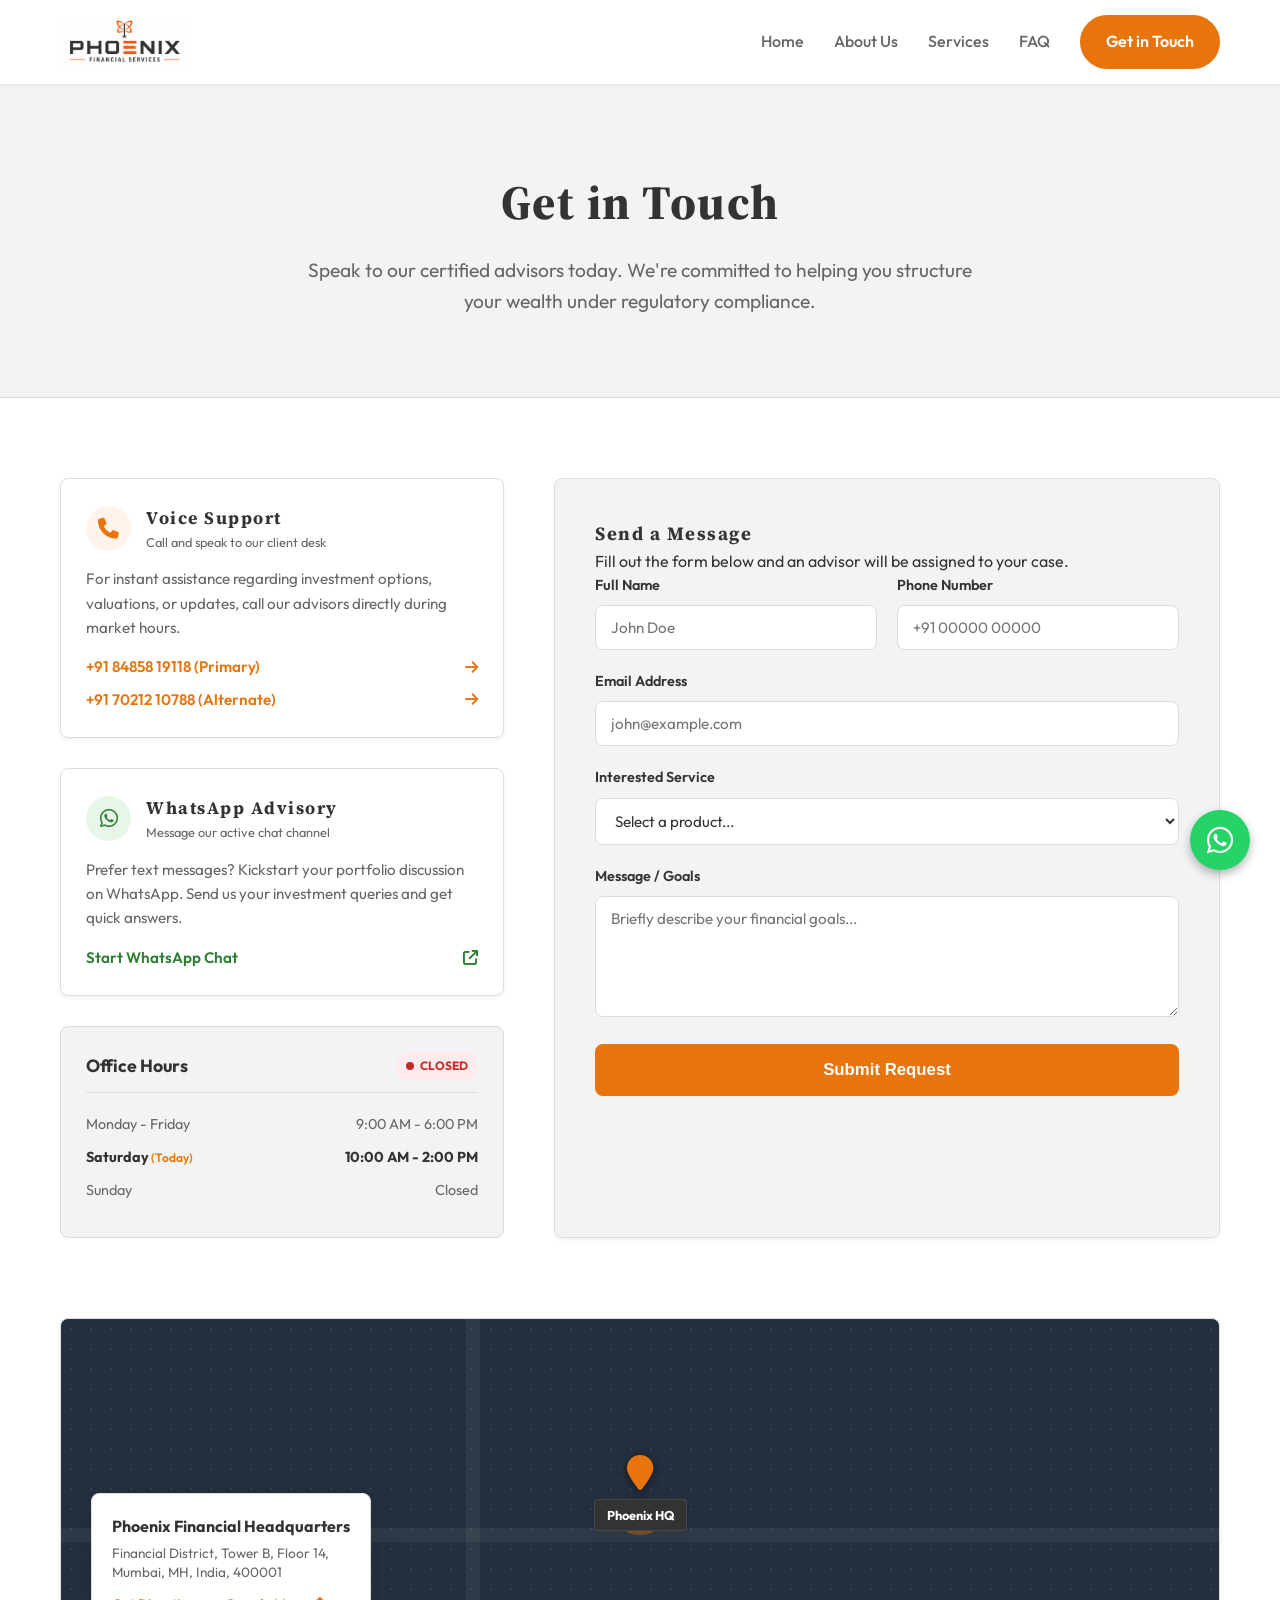
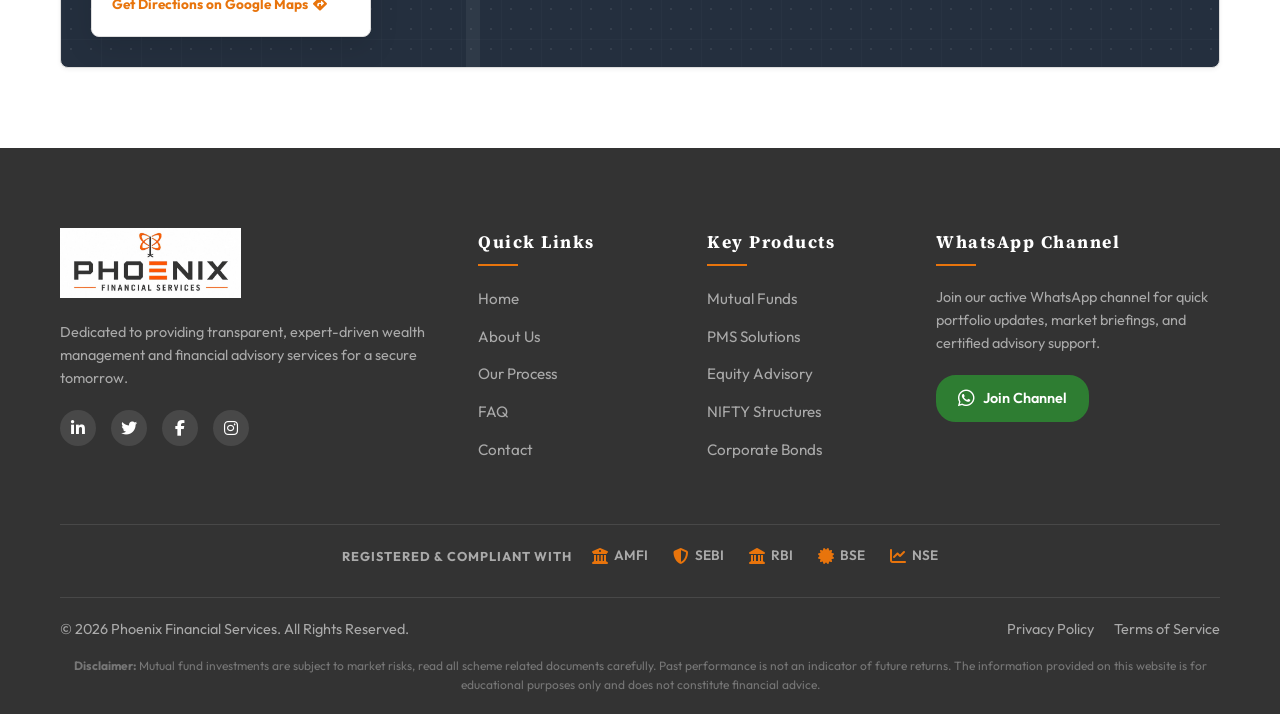
<file: contact.html>
<!DOCTYPE html>
<html lang="en">

<head>
    <meta charset="UTF-8">
    <meta name="viewport" content="width=device-width, initial-scale=1.0">
    <title>Contact Our Advisory Team | Phoenix Financial Services</title>

    <!-- Google Fonts & FontAwesome -->
    <link rel="preconnect" href="https://fonts.googleapis.com">
    <link rel="preconnect" href="https://fonts.gstatic.com" crossorigin>
    <link href="https://fonts.googleapis.com/css2?family=Outfit:wght@300;400;500;600;700;800&family=Source+Serif+4:wght@400;500;600;700;800;900&display=swap"
        rel="stylesheet">
    <link rel="stylesheet" href="https://cdnjs.cloudflare.com/ajax/libs/font-awesome/6.4.0/css/all.min.css">

    <style>
        /* Shared v5 Style System */
        :root {
            --orange: #E8740C;
            --orange-light: #FF9433;
            --orange-fade: #FFF3EB;
            --gray-dark: #333333;
            --gray-med: #666666;
            --gray-light: #DDDDDD;
            --bg-light: #F2F3F5;
            --white: #FFFFFF;
            --font-main: 'Outfit', sans-serif;
            --font-heading: 'Source Serif 4', serif;
            --shadow-sm: 0 2px 4px rgba(0, 0, 0, 0.05);
            --shadow-md: 0 4px 12px rgba(0, 0, 0, 0.08);
            --shadow-lg: 0 10px 30px rgba(0, 0, 0, 0.1);
            --shadow-hover: 0 8px 24px rgba(232, 116, 12, 0.15);
            --radius: 8px;
            --transition: all 0.3s ease;
        }

        * {
            margin: 0;
            padding: 0;
            box-sizing: border-box;
        }

        body {
            font-family: var(--font-main);
            color: var(--gray-dark);
            line-height: 1.6;
            background-color: var(--white);
        }

        h1, h2, h3, h4 {
            font-family: var(--font-heading);
            letter-spacing: 1.5px;
        }

        a {
            text-decoration: none;
            color: inherit;
        }

        ul {
            list-style: none;
        }

        .container {
            max-width: 1200px;
            margin: 0 auto;
            padding: 0 20px;
        }

        .text-orange {
            color: var(--orange);
        }

        .text-gray {
            color: var(--gray-light);
        }


        /* Navbar */
        .navbar {
            background-color: var(--white);
            box-shadow: var(--shadow-sm);
            position: sticky;
            top: 0;
            z-index: 1000;
            padding: 15px 0;
        }

        .nav-container {
            display: flex;
            justify-content: space-between;
            align-items: center;
        }

        .nav-brand {
            display: flex;
            align-items: center;
            gap: 15px;
        }

        .brand-logo {
            max-height: 50px;
            width: auto;
        }

        .brand-text {
            display: flex;
            flex-direction: column;
        }

        .brand-name {
            font-size: 1.4rem;
            font-weight: 800;
            letter-spacing: 2px;
            color: var(--gray-dark);
            line-height: 1.1;
        }

        .brand-sub {
            font-size: 0.75rem;
            font-weight: 600;
            color: var(--gray-med);
            letter-spacing: 1px;
        }

        .nav-menu {
            display: flex;
            align-items: center;
            gap: 30px;
        }

        .nav-link {
            font-weight: 500;
            color: var(--gray-med);
            transition: var(--transition);
        }

        .nav-link:hover,
        .nav-link.active {
            color: var(--orange);
        }

        .nav-cta {
            padding: 10px 20px;
            border-radius: 20px;
        }

        .mobile-toggle {
            display: none;
            background: none;
            border: none;
            font-size: 1.5rem;
            color: var(--gray-dark);
            cursor: pointer;
        }

        .sidebar-brand,
        .sidebar-footer {
            display: none;
        }

        /* Buttons */
        .btn {
            display: inline-block;
            padding: 12px 24px;
            border-radius: 30px;
            font-weight: 600;
            font-size: 1rem;
            transition: var(--transition);
            cursor: pointer;
            text-align: center;
            border: 2px solid transparent;
        }

        .btn-primary {
            background-color: var(--orange);
            color: var(--white);
            border-color: var(--orange);
        }

        .btn-primary:hover {
            background-color: var(--orange-light);
            border-color: var(--orange-light);
            box-shadow: var(--shadow-hover);
        }

        .btn-outline {
            background-color: transparent;
            color: var(--gray-dark);
            border-color: var(--gray-dark);
        }

        .btn-outline:hover {
            background-color: var(--gray-dark);
            color: var(--white);
        }

        /* Inner Page Hero */
        .page-hero {
            background-color: var(--bg-light);
            padding: 80px 0;
            text-align: center;
            border-bottom: 1px solid var(--gray-light);
        }

        .page-hero h1 {
            font-size: 3rem;
            font-weight: 800;
            color: var(--gray-dark);
            margin-bottom: 15px;
        }

        .page-hero p {
            font-size: 1.2rem;
            color: var(--gray-med);
            max-width: 700px;
            margin: 0 auto;
        }

        /* Contact Section Grid */
        .contact-page-section {
            padding: 80px 0;
            background-color: var(--white);
        }

        .contact-main-grid {
            display: grid;
            grid-template-columns: 1.2fr 1.8fr;
            gap: 50px;
        }

        /* Sidebar / Channels Column */
        .contact-channels {
            display: flex;
            flex-direction: column;
            gap: 30px;
        }

        .channel-card {
            background-color: var(--white);
            border: 1px solid var(--gray-light);
            border-radius: var(--radius);
            padding: 25px;
            box-shadow: var(--shadow-sm);
            transition: var(--transition);
        }

        .channel-card:hover {
            border-color: var(--orange);
            box-shadow: var(--shadow-md);
        }

        .channel-header {
            display: flex;
            align-items: center;
            gap: 15px;
            margin-bottom: 15px;
        }

        .channel-icon {
            width: 45px;
            height: 45px;
            border-radius: 50%;
            background-color: var(--orange-fade);
            color: var(--orange);
            display: flex;
            align-items: center;
            justify-content: center;
            font-size: 1.3rem;
        }

        .channel-icon.whatsapp {
            background-color: #E8F5E9;
            color: #2E7D32;
        }

        .channel-title h4 {
            font-size: 1.1rem;
            font-weight: 700;
            color: var(--gray-dark);
        }

        .channel-title p {
            font-size: 0.8rem;
            color: var(--gray-med);
        }

        .channel-body p {
            font-size: 0.95rem;
            color: var(--gray-med);
            margin-bottom: 15px;
        }

        .channel-action {
            display: flex;
            align-items: center;
            justify-content: space-between;
            font-weight: 600;
            color: var(--orange);
            font-size: 0.95rem;
            transition: var(--transition);
        }

        .channel-action:hover {
            color: var(--orange-light);
        }

        .channel-action.whatsapp-btn {
            color: #2E7D32;
        }

        .channel-action.whatsapp-btn:hover {
            color: #4CAF50;
        }

        /* Schedule Widget */
        .schedule-widget {
            border: 1px solid var(--gray-light);
            border-radius: var(--radius);
            padding: 25px;
            background-color: var(--bg-light);
        }

        .schedule-header {
            display: flex;
            justify-content: space-between;
            align-items: center;
            margin-bottom: 20px;
            border-bottom: 1px solid var(--gray-light);
            padding-bottom: 12px;
        }

        .schedule-title {
            font-weight: 700;
            color: var(--gray-dark);
            font-size: 1.1rem;
        }

        .status-badge {
            padding: 4px 10px;
            border-radius: 12px;
            font-size: 0.75rem;
            font-weight: 700;
            text-transform: uppercase;
            display: flex;
            align-items: center;
            gap: 6px;
        }

        .status-badge.open {
            background-color: #E8F5E9;
            color: #2E7D32;
        }

        .status-badge.closed {
            background-color: #FFEBEE;
            color: #C62828;
        }

        .status-pulse {
            width: 8px;
            height: 8px;
            border-radius: 50%;
            background-color: currentColor;
            animation: pulse 1.5s infinite;
        }

        @keyframes pulse {
            0% {
                transform: scale(0.95);
                opacity: 0.8;
            }

            50% {
                transform: scale(1.2);
                opacity: 1;
            }

            100% {
                transform: scale(0.95);
                opacity: 0.8;
            }
        }

        .schedule-list li {
            display: flex;
            justify-content: space-between;
            align-items: center;
            font-size: 0.9rem;
            margin-bottom: 10px;
            color: var(--gray-med);
        }

        .schedule-list li.today {
            font-weight: 700;
            color: var(--gray-dark);
        }

        .schedule-list li.today span.day-label::after {
            content: " (Today)";
            font-size: 0.75rem;
            color: var(--orange);
            font-weight: 600;
        }

        /* Form Column & Tabs */
        .form-container-card {
            background-color: var(--bg-light);
            border: 1px solid var(--gray-light);
            border-radius: var(--radius);
            padding: 40px;
            box-shadow: var(--shadow-sm);
        }

        .form-row {
            display: grid;
            grid-template-columns: 1fr 1fr;
            gap: 20px;
        }

        .form-group {
            margin-bottom: 20px;
        }

        .form-group label {
            display: block;
            font-size: 0.9rem;
            font-weight: 600;
            color: var(--gray-dark);
            margin-bottom: 8px;
        }

        .form-group input,
        .form-group select,
        .form-group textarea {
            width: 100%;
            padding: 12px 15px;
            border: 1px solid var(--gray-light);
            border-radius: var(--radius);
            font-family: var(--font-main);
            font-size: 0.95rem;
            color: var(--gray-dark);
            transition: var(--transition);
            background-color: var(--white);
        }

        .form-group input:focus,
        .form-group select:focus,
        .form-group textarea:focus {
            outline: none;
            border-color: var(--orange);
            box-shadow: 0 0 0 3px var(--orange-fade);
        }

        .form-group select {
            cursor: pointer;
        }

        .btn-full {
            width: 100%;
            font-size: 1.05rem;
            padding: 14px;
            border-radius: var(--radius);
        }

        /* Custom map placeholder styles */
        .map-section {
            padding: 0 0 80px 0;
            background-color: var(--white);
        }

        .map-container {
            background-color: #242f3e;
            height: 350px;
            border-radius: var(--radius);
            position: relative;
            overflow: hidden;
            display: flex;
            align-items: center;
            justify-content: center;
            box-shadow: var(--shadow-sm);
            border: 1px solid var(--gray-light);
        }

        .map-grid-bg {
            position: absolute;
            top: 0;
            left: 0;
            width: 100%;
            height: 100%;
            background-image: radial-gradient(rgba(255, 255, 255, 0.08) 1px, transparent 1px), linear-gradient(rgba(255, 255, 255, 0.02) 1px, transparent 1px), linear-gradient(90deg, rgba(255, 255, 255, 0.02) 1px, transparent 1px);
            background-size: 20px 20px, 40px 40px, 40px 40px;
        }

        .map-road-h {
            position: absolute;
            left: 0;
            top: 60%;
            width: 100%;
            height: 14px;
            background-color: rgba(255, 255, 255, 0.05);
        }

        .map-road-v {
            position: absolute;
            left: 35%;
            top: 0;
            width: 14px;
            height: 100%;
            background-color: rgba(255, 255, 255, 0.05);
        }

        .map-pin-wrapper {
            position: relative;
            text-align: center;
            z-index: 10;
            display: flex;
            flex-direction: column;
            align-items: center;
            cursor: pointer;
        }

        .map-pin {
            font-size: 2.2rem;
            color: var(--orange);
            filter: drop-shadow(0 2px 5px rgba(0, 0, 0, 0.5));
            animation: bounce 2s infinite;
        }

        .map-pin-pulse {
            position: absolute;
            width: 30px;
            height: 12px;
            background-color: rgba(232, 116, 12, 0.4);
            border-radius: 50%;
            bottom: -4px;
            z-index: -1;
            animation: mapPulse 2s infinite;
        }

        @keyframes bounce {

            0%,
            100% {
                transform: translateY(0);
            }

            50% {
                transform: translateY(-8px);
            }
        }

        @keyframes mapPulse {
            0% {
                transform: scale(0.6);
                opacity: 0.8;
            }

            50% {
                transform: scale(1.3);
                opacity: 0.1;
            }

            100% {
                transform: scale(0.6);
                opacity: 0.8;
            }
        }

        .map-pin-label {
            margin-top: 8px;
            background-color: var(--gray-dark);
            color: var(--white);
            padding: 5px 12px;
            border-radius: 4px;
            font-size: 0.8rem;
            font-weight: 700;
            white-space: nowrap;
            box-shadow: var(--shadow-md);
            border: 1px solid rgba(255, 255, 255, 0.1);
        }

        .map-card-info {
            position: absolute;
            left: 30px;
            bottom: 30px;
            background-color: var(--white);
            padding: 20px;
            border-radius: var(--radius);
            box-shadow: var(--shadow-lg);
            max-width: 320px;
            z-index: 12;
            border: 1px solid var(--gray-light);
        }

        .map-card-info h5 {
            font-size: 1rem;
            color: var(--gray-dark);
            margin-bottom: 5px;
            font-weight: 700;
        }

        .map-card-info p {
            font-size: 0.85rem;
            color: var(--gray-med);
            margin-bottom: 12px;
            line-height: 1.4;
        }

        .map-card-info a {
            font-size: 0.85rem;
            font-weight: 700;
            color: var(--orange);
            transition: var(--transition);
            display: flex;
            align-items: center;
            gap: 5px;
        }

        .map-card-info a:hover {
            color: var(--orange-light);
        }

        /* Footer */
        .footer-expanded {
            background-color: var(--gray-dark);
            color: var(--white);
            padding: 80px 0 20px;
        }

        .footer-top-grid {
            display: grid;
            grid-template-columns: 2fr 1fr 1fr 1.5fr;
            gap: 40px;
            margin-bottom: 50px;
        }

        .footer-logo {
            max-height: 70px;
            width: auto;
            margin-bottom: 15px;
        }

        .footer-about {
            color: #aaaaaa;
            font-size: 0.9rem;
            margin-bottom: 20px;
        }

        .social-links {
            display: flex;
            gap: 15px;
        }

        .social-links a {
            width: 36px;
            height: 36px;
            background-color: rgba(255, 255, 255, 0.1);
            border-radius: 50%;
            display: flex;
            align-items: center;
            justify-content: center;
            color: var(--white);
            transition: var(--transition);
        }

        .social-links a:hover {
            background-color: var(--orange);
        }

        .footer-heading {
            font-size: 1.1rem;
            margin-bottom: 20px;
            position: relative;
            padding-bottom: 10px;
        }

        .footer-heading::after {
            content: '';
            position: absolute;
            bottom: 0;
            left: 0;
            width: 40px;
            height: 2px;
            background-color: var(--orange);
        }

        .footer-list li {
            margin-bottom: 12px;
        }

        .footer-list a {
            color: #aaaaaa;
            font-size: 0.95rem;
            transition: var(--transition);
        }

        .footer-list a:hover {
            color: var(--orange);
            padding-left: 5px;
        }

        .newsletter-form {
            display: flex;
        }

        .newsletter-form input {
            flex: 1;
            padding: 10px 15px;
            border: none;
            border-radius: var(--radius) 0 0 var(--radius);
            font-family: var(--font-main);
        }

        .newsletter-form button {
            background-color: var(--orange);
            color: var(--white);
            border: none;
            padding: 0 20px;
            border-radius: 0 var(--radius) var(--radius) 0;
            cursor: pointer;
            transition: var(--transition);
        }

        .newsletter-form button:hover {
            background-color: var(--orange-light);
        }

        .footer-bottom {
            display: flex;
            justify-content: space-between;
            align-items: center;
            padding-top: 20px;
            border-top: 1px solid rgba(255, 255, 255, 0.1);
            color: #aaaaaa;
            font-size: 0.9rem;
            margin-bottom: 15px;
        }

        .fb-right {
            display: flex;
            gap: 20px;
        }

        .fb-right a:hover {
            color: var(--white);
        }

        .disclaimer-text {
            font-size: 0.75rem;
            color: #777777;
            text-align: center;
        }


        /* Floating WhatsApp Button */
        .whatsapp-float {
            position: fixed;
            bottom: 30px;
            right: 30px;
            width: 60px;
            height: 60px;
            background-color: #25D366;
            color: #FFF;
            border-radius: 50%;
            text-align: center;
            font-size: 30px;
            box-shadow: 0 4px 10px rgba(0, 0, 0, 0.3);
            z-index: 9999;
            display: flex;
            align-items: center;
            justify-content: center;
            transition: all 0.3s ease;
        }

        .whatsapp-float:hover {
            background-color: #128C7E;
            transform: translateY(-5px);
            box-shadow: 0 6px 15px rgba(37, 211, 102, 0.4);
            color: #FFF;
        }

        /* Footer Compliance */
        .footer-compliance {
            display: flex;
            align-items: center;
            justify-content: center;
            gap: 20px;
            padding: 20px 0;
            border-top: 1px solid rgba(255, 255, 255, 0.1);
            flex-wrap: wrap;
            margin-bottom: 10px;
        }

        .compliance-label {
            font-size: 0.8rem;
            font-weight: 700;
            color: #aaaaaa;
            text-transform: uppercase;
            letter-spacing: 1px;
        }

        .compliance-logos {
            display: flex;
            align-items: center;
            gap: 25px;
            flex-wrap: wrap;
        }

        .compliance-logo-item {
            display: flex;
            align-items: center;
            gap: 6px;
            font-size: 0.85rem;
            font-weight: 600;
            color: #aaaaaa;
            transition: var(--transition);
        }

        .compliance-logo-item i {
            font-size: 1rem;
            color: var(--orange);
            transition: var(--transition);
        }

        .compliance-logo-item:hover {
            color: var(--white);
        }

        /* Mobile Sidebar Overlay & Close Button */
        .menu-backdrop {
            position: fixed;
            top: 0;
            left: 0;
            width: 100%;
            height: 100%;
            background-color: rgba(15, 23, 42, 0.4);
            backdrop-filter: blur(4px);
            z-index: 10000;
            opacity: 0;
            visibility: hidden;
            transition: opacity 0.3s ease, visibility 0.3s ease;
        }

        .menu-backdrop.active {
            opacity: 1;
            visibility: visible;
        }

        .menu-close {
            position: absolute;
            top: 20px;
            right: 20px;
            background: none;
            border: none;
            font-size: 2rem;
            line-height: 1;
            color: var(--gray-dark);
            cursor: pointer;
            transition: var(--transition);
            display: none;
        }

        .nav-menu.active .menu-close {
            display: block;
        }

        .menu-close:hover {
            color: var(--orange);
        }

        /* Responsive */
        @media (max-width: 1024px) {
            .contact-main-grid {
                grid-template-columns: 1fr;
                gap: 40px;
            }

            .footer-top-grid {
                grid-template-columns: repeat(2, 1fr);
            }
        }

        @media (max-width: 768px) {

            .nav-menu {
                display: flex;
                position: fixed;
                top: 0;
                right: -300px;
                width: 280px;
                height: 100vh;
                background-color: var(--white);
                box-shadow: -5px 0 25px rgba(0, 0, 0, 0.15);
                z-index: 10001;
                flex-direction: column;
                align-items: flex-start;
                justify-content: flex-start;
                padding: 80px 30px 30px;
                gap: 0;
                transition: right 0.3s cubic-bezier(0.4, 0, 0.2, 1);
                overflow-y: auto;
            }

            .nav-menu.active {
                right: 0;
            }

            .nav-menu .nav-link {
                width: 100%;
                padding: 14px 0;
                font-size: 1.05rem;
                font-weight: 600;
                border-bottom: 1px solid var(--gray-light);
                color: var(--gray-dark);
            }

            .nav-menu .nav-link:last-of-type {
                border-bottom: none;
            }

            .nav-menu .nav-link.active {
                color: var(--orange);
            }

            .nav-menu .nav-cta {
                margin-top: 20px;
                width: 100%;
                text-align: center;
                border-bottom: none;
                padding: 12px 20px;
            }

            .sidebar-brand {
                display: flex;
                align-items: center;
                gap: 10px;
                margin-bottom: 30px;
                padding-bottom: 20px;
                border-bottom: 1px solid var(--gray-light);
                width: 100%;
            }

            .sidebar-brand img {
                max-height: 36px;
                width: auto;
            }

            .sidebar-brand span {
                font-size: 0.85rem;
                font-weight: 700;
                color: var(--gray-dark);
                letter-spacing: 0.5px;
            }

            .sidebar-footer {
                margin-top: auto;
                padding-top: 25px;
                border-top: 1px solid var(--gray-light);
                width: 100%;
                display: flex;
                flex-direction: column;
                gap: 16px;
            }

            .sidebar-contact-item {
                display: flex;
                align-items: center;
                gap: 10px;
                font-size: 0.85rem;
                color: var(--gray-med);
            }

            .sidebar-contact-item i {
                width: 30px;
                height: 30px;
                background-color: var(--orange-fade);
                color: var(--orange);
                border-radius: 50%;
                display: flex;
                align-items: center;
                justify-content: center;
                font-size: 0.8rem;
                flex-shrink: 0;
            }

            .sidebar-contact-item span {
                line-height: 1.3;
            }

            .sidebar-socials {
                display: flex;
                gap: 10px;
                margin-top: 5px;
            }

            .sidebar-socials a {
                width: 32px;
                height: 32px;
                background-color: var(--bg-light);
                border: 1px solid var(--gray-light);
                border-radius: 50%;
                display: flex;
                align-items: center;
                justify-content: center;
                color: var(--gray-med);
                font-size: 0.85rem;
                transition: var(--transition);
            }

            .sidebar-socials a:hover {
                background-color: var(--orange);
                color: var(--white);
                border-color: var(--orange);
            }

            .mobile-toggle {
                display: block;
            }

            .page-hero h1 {
                font-size: 2.2rem;
            }

            .form-container-card {
                padding: 25px;
            }

            .form-row {
                grid-template-columns: 1fr;
                gap: 0;
            }

            .map-card-info {
                left: 20px;
                right: 20px;
                bottom: 20px;
                max-width: none;
            }

            .footer-top-grid {
                grid-template-columns: 1fr;
            }

            .footer-bottom {
                flex-direction: column;
                gap: 10px;
                text-align: center;
            }

            .whatsapp-float {
                bottom: 20px;
                right: 20px;
                width: 50px;
                height: 50px;
                font-size: 26px;
            }
        }
    </style>
</head>

<body>



    <!-- Navigation -->
    <nav class="navbar" id="navbar">
        <div class="container nav-container">
            <a href="index.html" class="nav-brand">
                <img src="logo.jpeg" alt="Phoenix Financial Services Logo" class="brand-logo">
            </a>

            <div class="nav-menu" id="navMenu">
                <a href="index.html" class="nav-link">Home</a>
                <a href="about.html" class="nav-link">About Us</a>
                <a href="services.html" class="nav-link">Services</a>
                <a href="faq.html" class="nav-link">FAQ</a>
                <a href="contact.html" class="btn btn-primary nav-cta">Get in Touch</a>
            </div>

            <button class="mobile-toggle" id="mobileToggle">
                <i class="fa-solid fa-bars"></i>
            </button>
        </div>
    </nav>

    <!-- Page Hero -->
    <section class="page-hero">
        <div class="container">
            <h1>Get in Touch</h1>
            <p>Speak to our certified advisors today. We're committed to helping you structure your wealth under
                regulatory compliance.</p>
        </div>
    </section>

    <!-- Main Contact Page Section -->
    <section class="contact-page-section">
        <div class="container">
            <div class="contact-main-grid">

                <!-- Channels Columns -->
                <div class="contact-channels">

                    <!-- Call Us channel -->
                    <div class="channel-card">
                        <div class="channel-header">
                            <div class="channel-icon"><i class="fa-solid fa-phone"></i></div>
                            <div class="channel-title">
                                <h4>Voice Support</h4>
                                <p>Call and speak to our client desk</p>
                            </div>
                        </div>
                        <div class="channel-body">
                            <p>For instant assistance regarding investment options, valuations, or updates, call our
                                advisors directly during market hours.</p>
                            <div style="display: flex; flex-direction: column; gap: 8px;">
                                <a href="tel:8485819118" class="channel-action"><span>+91 84858 19118 (Primary)</span>
                                    <i class="fa-solid fa-arrow-right"></i></a>
                                <a href="tel:7021210788" class="channel-action"><span>+91 70212 10788 (Alternate)</span>
                                    <i class="fa-solid fa-arrow-right"></i></a>
                            </div>
                        </div>
                    </div>

                    <!-- WhatsApp channel -->
                    <div class="channel-card">
                        <div class="channel-header">
                            <div class="channel-icon whatsapp"><i class="fa-brands fa-whatsapp"></i></div>
                            <div class="channel-title">
                                <h4>WhatsApp Advisory</h4>
                                <p>Message our active chat channel</p>
                            </div>
                        </div>
                        <div class="channel-body">
                            <p>Prefer text messages? Kickstart your portfolio discussion on WhatsApp. Send us your
                                investment queries and get quick answers.</p>
                            <a href="https://wa.me/918485819118?text=Hello%20Phoenix%20Financial%20Services,%20I%20am%20interested%20in%20your%20wealth%20management%20solutions."
                                target="_blank" class="channel-action whatsapp-btn">
                                <span>Start WhatsApp Chat</span>
                                <i class="fa-solid fa-arrow-up-right-from-square"></i>
                            </a>
                        </div>
                    </div>

                    <!-- Active Schedule check -->
                    <div class="schedule-widget">
                        <div class="schedule-header">
                            <span class="schedule-title">Office Hours</span>
                            <div class="status-badge" id="officeStatusBadge">
                                <span class="status-pulse"></span>
                                <span id="officeStatusText">Loading...</span>
                            </div>
                        </div>
                        <ul class="schedule-list">
                            <li id="day-1"><span class="day-label">Monday - Friday</span> <span>9:00 AM - 6:00 PM</span>
                            </li>
                            <li id="day-6"><span class="day-label">Saturday</span> <span>10:00 AM - 2:00 PM</span></li>
                            <li id="day-0"><span class="day-label">Sunday</span> <span>Closed</span></li>
                        </ul>
                    </div>

                </div>

                <!-- Simplified Form Column -->
                <div class="form-container-card">
                    <h3 class="form-title">Send a Message</h3>
                    <p class="form-desc">Fill out the form below and an advisor will be assigned to your case.</p>

                    <form class="main-form" id="contactForm" onsubmit="handleFormSubmit(event)">
                        <div class="form-row">
                            <div class="form-group">
                                <label for="name">Full Name</label>
                                <input type="text" id="name" placeholder="John Doe" required>
                            </div>
                            <div class="form-group">
                                <label for="phone">Phone Number</label>
                                <input type="tel" id="phone" placeholder="+91 00000 00000" required>
                            </div>
                        </div>

                        <div class="form-group">
                            <label for="email">Email Address</label>
                            <input type="email" id="email" placeholder="john@example.com" required>
                        </div>

                        <div class="form-group">
                            <label for="service">Interested Service</label>
                            <select id="service" required>
                                <option value="" disabled selected>Select a product...</option>
                                <option value="mutual_fund">Mutual Funds & SIPs</option>
                                <option value="pms">Portfolio Management Services (PMS)</option>
                                <option value="equity">Equity Advisory</option>
                                <option value="bonds">Bonds & Fixed Income</option>
                                <option value="loan">Loan Against Shares/MF</option>
                                <option value="other">General Wealth Consultation</option>
                            </select>
                        </div>

                        <div class="form-group">
                            <label for="message">Message / Goals</label>
                            <textarea id="message" rows="5" placeholder="Briefly describe your financial goals..."
                                required></textarea>
                        </div>

                        <button type="submit" class="btn btn-primary btn-full" id="submitBtn">Submit Request</button>
                    </form>
                </div>

            </div>
        </div>
    </section>

    <!-- Styled CSS Map Placeholder Section -->
    <section class="map-section">
        <div class="container">
            <div class="map-container" title="Phoenix Office HQ Location Map">
                <div class="map-grid-bg"></div>
                <div class="map-road-h"></div>
                <div class="map-road-v"></div>

                <!-- Pin -->
                <div class="map-pin-wrapper"
                    onclick="window.open('https://maps.google.com/?q=Financial+District,+Mumbai,+400001', '_blank')">
                    <i class="fa-solid fa-location-pin map-pin"></i>
                    <div class="map-pin-pulse"></div>
                    <span class="map-pin-label">Phoenix HQ</span>
                </div>

                <!-- Information Card over map -->
                <div class="map-card-info">
                    <h5>Phoenix Financial Headquarters</h5>
                    <p>Financial District, Tower B, Floor 14,<br>Mumbai, MH, India, 400001</p>
                    <a href="https://maps.google.com/?q=Financial+District,+Mumbai,+400001" target="_blank">
                        <span>Get Directions on Google Maps</span>
                        <i class="fa-solid fa-diamond-turn-right"></i>
                    </a>
                </div>
            </div>
        </div>
    </section>

    <!-- Footer -->
    <footer class="footer-expanded">
        <div class="container">
            <div class="footer-top-grid">

                <div class="footer-col brand-col">
                    <img src="logo.jpeg" alt="Phoenix Financial Services" class="footer-logo">
                    <p class="footer-about">
                        Dedicated to providing transparent, expert-driven wealth management and financial advisory
                        services for a secure tomorrow.
                    </p>
                    <div class="social-links">
                        <a href="#"><i class="fa-brands fa-linkedin-in"></i></a>
                        <a href="#"><i class="fa-brands fa-twitter"></i></a>
                        <a href="#"><i class="fa-brands fa-facebook-f"></i></a>
                        <a href="#"><i class="fa-brands fa-instagram"></i></a>
                    </div>
                </div>

                <div class="footer-col">
                    <h4 class="footer-heading">Quick Links</h4>
                    <ul class="footer-list">
                        <li><a href="index.html">Home</a></li>
                        <li><a href="about.html">About Us</a></li>
                        <li><a href="index.html#process">Our Process</a></li>
                        <li><a href="faq.html">FAQ</a></li>
                        <li><a href="contact.html">Contact</a></li>
                    </ul>
                </div>

                <div class="footer-col">
                    <h4 class="footer-heading">Key Products</h4>
                    <ul class="footer-list">
                        <li><a href="service-detail.html">Mutual Funds</a></li>
                        <li><a href="service-detail.html">PMS Solutions</a></li>
                        <li><a href="service-detail.html">Equity Advisory</a></li>
                        <li><a href="service-detail.html">NIFTY Structures</a></li>
                        <li><a href="service-detail.html">Corporate Bonds</a></li>
                    </ul>
                </div>

                <div class="footer-col">
                    <h4 class="footer-heading">WhatsApp Channel</h4>
                    <p class="footer-about">Join our active WhatsApp channel for quick portfolio updates, market
                        briefings, and certified advisory support.</p>
                    <a href="https://wa.me/918485819118?text=Hello%20Phoenix%20Financial%20Services,%20I%20am%20interested%20in%20your%20wealth%20management%20solutions."
                        target="_blank" class="btn btn-primary"
                        style="display: inline-flex; align-items: center; gap: 8px; border-radius: 20px; padding: 10px 20px; background-color: #2e7d32; border-color: #2e7d32; font-size: 0.9rem;">
                        <i class="fa-brands fa-whatsapp" style="font-size: 1.2rem;"></i> Join Channel
                    </a>
                </div>

            </div>

            <div class="footer-compliance">
                <span class="compliance-label">Registered & Compliant With</span>
                <div class="compliance-logos">
                    <div class="compliance-logo-item"><i class="fa-solid fa-building-columns"></i><span>AMFI</span>
                    </div>
                    <div class="compliance-logo-item"><i class="fa-solid fa-shield-halved"></i><span>SEBI</span></div>
                    <div class="compliance-logo-item"><i class="fa-solid fa-landmark"></i><span>RBI</span></div>
                    <div class="compliance-logo-item"><i class="fa-solid fa-certificate"></i><span>BSE</span></div>
                    <div class="compliance-logo-item"><i class="fa-solid fa-chart-line"></i><span>NSE</span></div>
                </div>
            </div>

            <div class="footer-bottom">
                <div class="fb-left">
                    <p>&copy; 2026 Phoenix Financial Services. All Rights Reserved.</p>
                </div>
                <div class="fb-right">
                    <a href="#">Privacy Policy</a>
                    <a href="#">Terms of Service</a>
                </div>
            </div>
            <div class="disclaimer-text">
                <strong>Disclaimer:</strong> Mutual fund investments are subject to market risks, read all scheme
                related documents carefully. Past performance is not an indicator of future returns. The information
                provided on this website is for educational purposes only and does not constitute financial advice.
            </div>
        </div>
    </footer>


    <!-- Floating WhatsApp Button -->
    <a href="https://wa.me/918485819118?text=Hello%20Phoenix%20Financial%20Services,%20I%20am%20interested%20in%20your%20wealth%20management%20solutions."
        class="whatsapp-float" target="_blank" title="Chat on WhatsApp">
        <i class="fa-brands fa-whatsapp"></i>
    </a>

    <script>
        // Form submission mocking
        function handleFormSubmit(event) {
            event.preventDefault();

            const submitBtn = document.getElementById('submitBtn');
            const form = document.getElementById('contactForm');
            const originalText = submitBtn.textContent;

            submitBtn.innerHTML = '<i class="fa-solid fa-spinner fa-spin"></i> Submitting...';
            submitBtn.disabled = true;
            submitBtn.style.opacity = '0.8';

            setTimeout(() => {
                submitBtn.innerHTML = '<i class="fa-solid fa-check"></i> Request Registered!';
                submitBtn.style.backgroundColor = '#28a745';
                submitBtn.style.borderColor = '#28a745';
                submitBtn.style.opacity = '1';

                // Clear the form fields
                form.reset();

                // Reset submit button after 3 seconds
                setTimeout(() => {
                    submitBtn.textContent = originalText;
                    submitBtn.style.backgroundColor = '';
                    submitBtn.style.borderColor = '';
                    submitBtn.style.opacity = '';
                    submitBtn.disabled = false;
                }, 3000);
            }, 1500);
        }

        // Live active schedule status logic
        function updateOfficeStatus() {
            const now = new Date();
            const day = now.getDay(); // Sunday=0, Monday=1, ..., Saturday=6
            const hours = now.getHours();
            const minutes = now.getMinutes();
            const timeVal = hours + minutes / 60; // Float representation of time

            let isOpen = false;
            let currentDayLiId = `day-${day}`;

            // Monday - Friday (1 to 5)
            if (day >= 1 && day <= 5) {
                currentDayLiId = 'day-1';
                if (timeVal >= 9 && timeVal < 18) {
                    isOpen = true;
                }
            }
            // Saturday (6)
            else if (day === 6) {
                currentDayLiId = 'day-6';
                if (timeVal >= 10 && timeVal < 14) {
                    isOpen = true;
                }
            }
            // Sunday (0)
            else {
                currentDayLiId = 'day-0';
            }

            // Highlight today in list
            const todayLi = document.getElementById(currentDayLiId);
            if (todayLi) {
                todayLi.classList.add('today');
            }

            // Set badge status
            const statusBadge = document.getElementById('officeStatusBadge');
            const statusText = document.getElementById('officeStatusText');

            if (isOpen) {
                statusBadge.className = 'status-badge open';
                statusText.textContent = 'Open Now';
            } else {
                statusBadge.className = 'status-badge closed';
                statusText.textContent = 'Closed';
            }
        }

        // Run status check
        updateOfficeStatus();



        // Mobile Menu Toggle & Sidebar Drawer
        const mobileToggle = document.getElementById('mobileToggle');
        const navMenu = document.getElementById('navMenu');

        if (mobileToggle && navMenu) {
            // Create backdrop dynamically
            let backdrop = document.querySelector('.menu-backdrop');
            if (!backdrop) {
                backdrop = document.createElement('div');
                backdrop.className = 'menu-backdrop';
                document.body.appendChild(backdrop);
            }

            // Create close button dynamically inside sidebar
            let closeBtn = navMenu.querySelector('.menu-close');
            if (!closeBtn) {
                closeBtn = document.createElement('button');
                closeBtn.className = 'menu-close';
                closeBtn.innerHTML = '&times;';
                navMenu.insertBefore(closeBtn, navMenu.firstChild);
            }

            // Add branding at the top of sidebar
            let sidebarBrand = navMenu.querySelector('.sidebar-brand');
            if (!sidebarBrand) {
                sidebarBrand = document.createElement('div');
                sidebarBrand.className = 'sidebar-brand';
                sidebarBrand.innerHTML = '<img src="logo.jpeg" alt="Phoenix Financial"><span>Phoenix Financial</span>';
                closeBtn.after(sidebarBrand);
            }

            // Add footer section at the bottom of sidebar
            let sidebarFooter = navMenu.querySelector('.sidebar-footer');
            if (!sidebarFooter) {
                sidebarFooter = document.createElement('div');
                sidebarFooter.className = 'sidebar-footer';
                sidebarFooter.innerHTML = '<div class="sidebar-contact-item"><i class="fa-solid fa-phone"></i><span>+91 84858 19118</span></div><div class="sidebar-contact-item"><i class="fa-solid fa-envelope"></i><span>phoenixcfe@gmail.com</span></div><div class="sidebar-socials"><a href="#"><i class="fa-brands fa-linkedin-in"></i></a><a href="#"><i class="fa-brands fa-twitter"></i></a><a href="#"><i class="fa-brands fa-facebook-f"></i></a><a href="#"><i class="fa-brands fa-instagram"></i></a></div>';
                navMenu.appendChild(sidebarFooter);
            }

            const openMenu = () => {
                navMenu.classList.add('active');
                backdrop.classList.add('active');
                const navbar = document.getElementById('navbar');
                if (navbar) navbar.style.zIndex = '10002';
                document.body.style.overflow = 'hidden';
            };

            const closeMenu = () => {
                navMenu.classList.remove('active');
                backdrop.classList.remove('active');
                const navbar = document.getElementById('navbar');
                if (navbar) navbar.style.zIndex = '';
                document.body.style.overflow = '';
            };

            mobileToggle.addEventListener('click', (e) => {
                e.stopPropagation();
                openMenu();
            });

            closeBtn.addEventListener('click', closeMenu);
            backdrop.addEventListener('click', closeMenu);

            // Also close sidebar on pressing escape
            document.addEventListener('keydown', (e) => {
                if (e.key === 'Escape') closeMenu();
            });
        }
    </script>
</body>

</html>
</file>
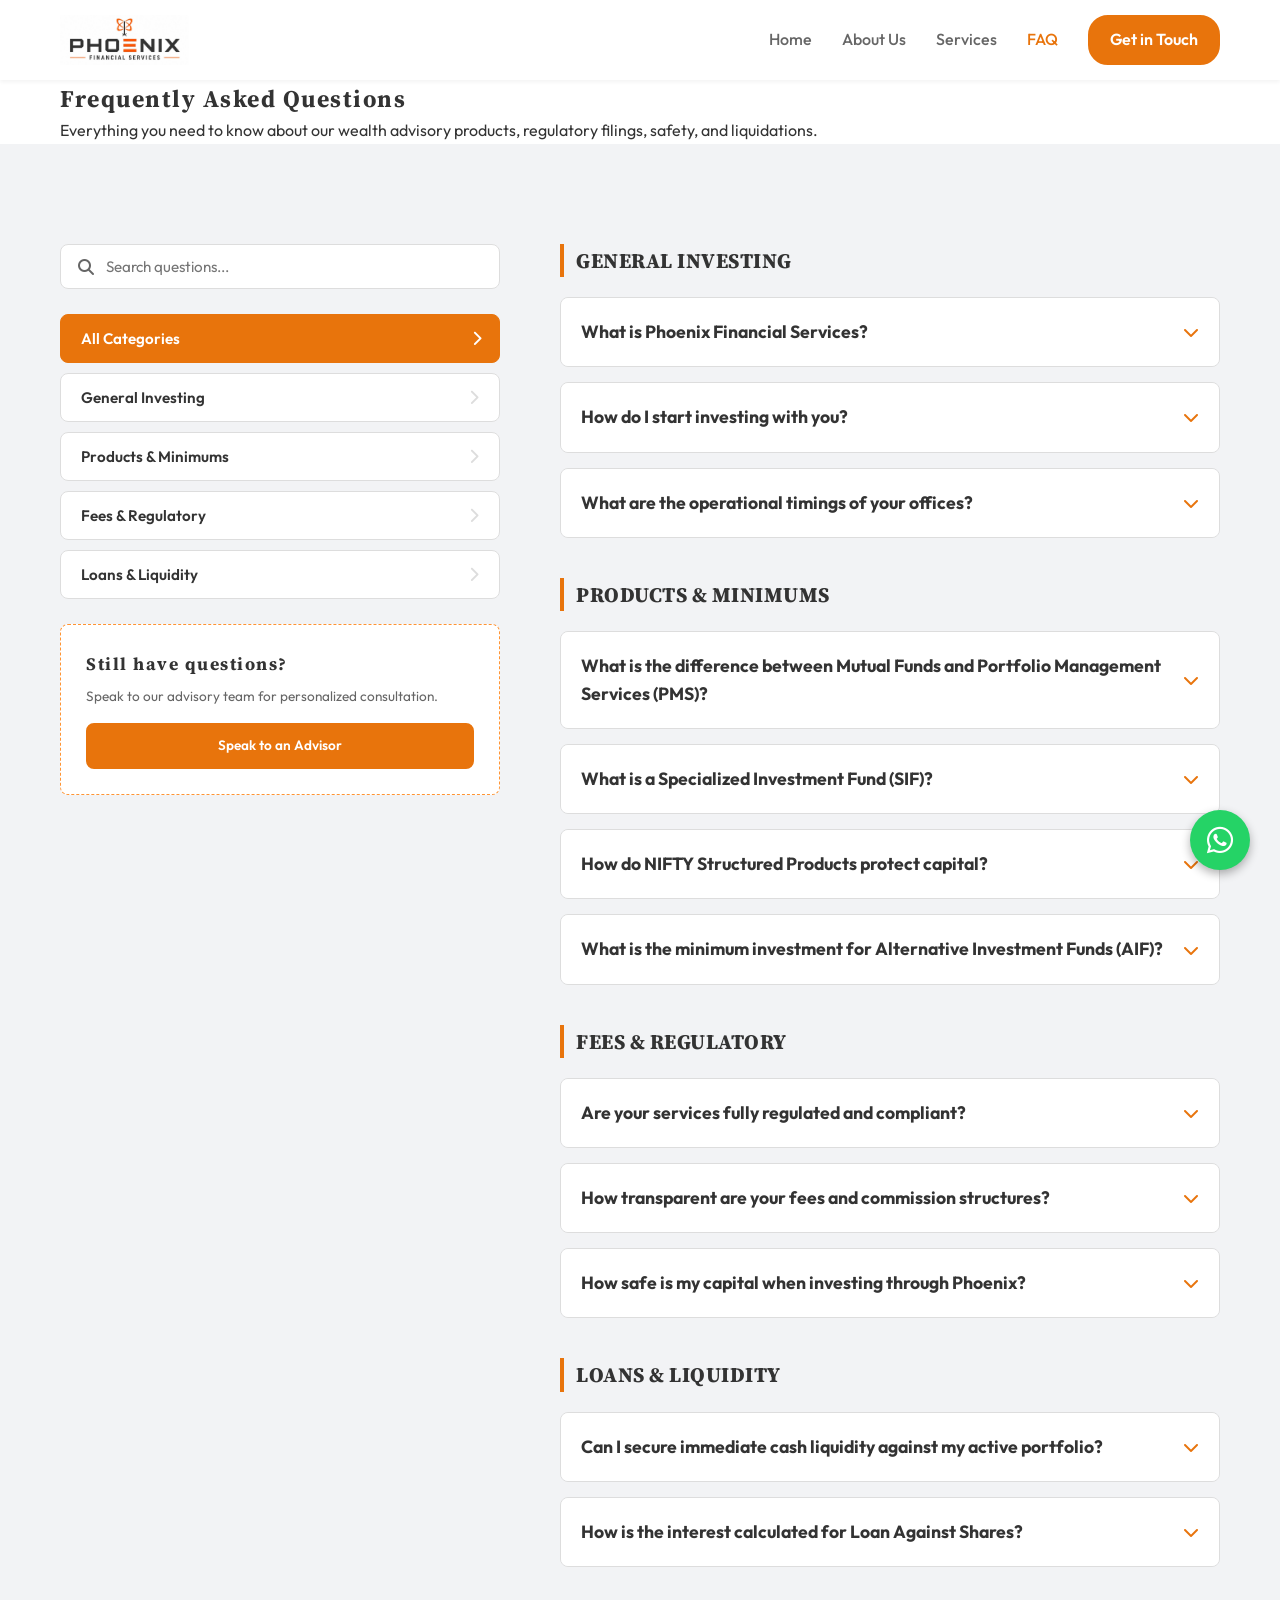
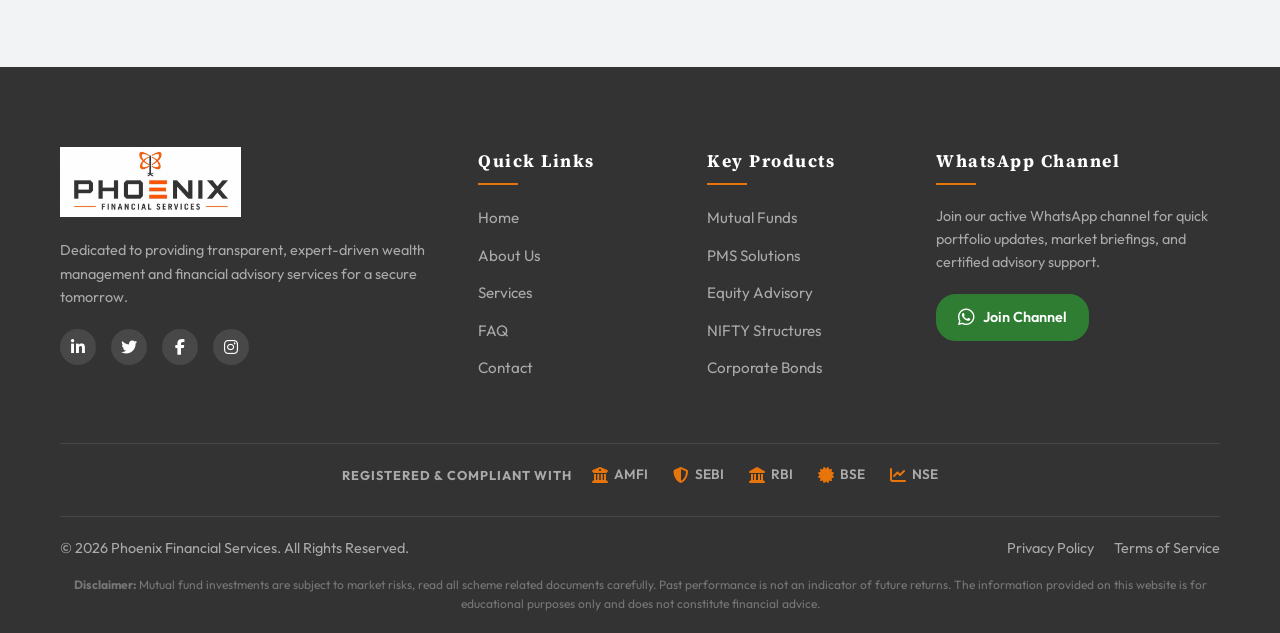
<file: faq.html>
<!DOCTYPE html>
<html lang="en">

<head>
    <meta charset="UTF-8">
    <meta name="viewport" content="width=device-width, initial-scale=1.0">
    <title>Frequently Asked Questions | Phoenix Financial Services</title>

    <!-- Google Fonts: Source Serif 4 for headings, Outfit for body -->
    <link rel="preconnect" href="https://fonts.googleapis.com">
    <link rel="preconnect" href="https://fonts.gstatic.com" crossorigin>
    <link href="https://fonts.googleapis.com/css2?family=Outfit:wght@300;400;500;600;700;800&family=Source+Serif+4:wght@400;500;600;700;800;900&display=swap"
        rel="stylesheet">
    <link rel="stylesheet" href="https://cdnjs.cloudflare.com/ajax/libs/font-awesome/6.4.0/css/all.min.css">

    <!-- Link to the core shared stylesheet -->
    <link rel="stylesheet" href="style.css">

    <style>
        /* FAQ Page Custom Layout Overrides & Additions */
        .faq-sidebar {
            display: flex;
            flex-direction: column;
            gap: 25px;
        }

        .faq-search-wrapper {
            position: relative;
        }

        .faq-search-wrapper input {
            width: 100%;
            padding: 12px 15px 12px 45px;
            border: 1px solid var(--gray-light);
            border-radius: var(--radius);
            font-family: var(--font-main);
            font-size: 0.95rem;
            transition: var(--transition);
        }

        .faq-search-wrapper input:focus {
            border-color: var(--orange);
            box-shadow: 0 0 0 3px var(--orange-fade);
            outline: none;
        }

        .faq-search-wrapper i {
            position: absolute;
            left: 18px;
            top: 15px;
            color: var(--gray-med);
        }

        .faq-nav-list {
            display: flex;
            flex-direction: column;
            gap: 10px;
        }

        .faq-nav-btn {
            text-align: left;
            padding: 14px 20px;
            border: 1px solid var(--gray-light);
            border-radius: var(--radius);
            background-color: var(--white);
            color: var(--gray-dark);
            font-weight: 600;
            cursor: pointer;
            transition: var(--transition);
            display: flex;
            align-items: center;
            justify-content: space-between;
            font-family: var(--font-main);
            font-size: 0.95rem;
        }

        .faq-nav-btn:hover {
            border-color: var(--orange);
            color: var(--orange);
            background-color: var(--orange-fade);
        }

        .faq-nav-btn.active {
            background-color: var(--orange);
            color: var(--white);
            border-color: var(--orange);
        }

        .faq-nav-btn.active i {
            color: var(--white);
            transform: translateX(3px);
        }

        .faq-nav-btn i {
            color: var(--gray-light);
            transition: var(--transition);
        }

        .support-card-sidebar {
            background-color: var(--white);
            border: 1px dashed var(--orange-light);
            padding: 25px;
            border-radius: var(--radius);
        }

        .support-card-sidebar h4 {
            font-size: 1.1rem;
            font-weight: 700;
            color: var(--gray-dark);
            margin-bottom: 8px;
        }

        .support-card-sidebar p {
            font-size: 0.85rem;
            color: var(--gray-med);
            margin-bottom: 15px;
        }

        .support-card-sidebar .btn {
            width: 100%;
            padding: 10px 16px;
            font-size: 0.85rem;
            border-radius: var(--radius);
        }

        .faq-group-title {
            font-size: 1.3rem;
            font-weight: 800;
            color: var(--gray-dark);
            margin-bottom: 20px;
            border-left: 4px solid var(--orange);
            padding-left: 12px;
            text-transform: uppercase;
            letter-spacing: 0.5px;
        }

        .faq-empty-state i {
            font-size: 3.5rem;
            color: var(--gray-light);
            margin-bottom: 15px;
        }

        .faq-empty-state h4 {
            font-size: 1.2rem;
            color: var(--gray-dark);
            margin-bottom: 5px;
        }

        .faq-empty-state p {
            color: var(--gray-med);
            font-size: 0.9rem;
        }

        /* Sticky Sidebar on desktop viewports */
        @media (min-width: 1025px) {
            .faq-sidebar {
                position: sticky;
                top: 120px;
                align-self: flex-start;
            }
        }
    </style>
</head>

<body>

    <!-- Navigation -->
    <nav class="navbar" id="navbar">
        <div class="container nav-container">
            <a href="index.html" class="nav-brand">
                <img src="logo.jpeg" alt="Phoenix Financial Services Logo" class="brand-logo">
            </a>

            <div class="nav-menu" id="navMenu">
                <a href="index.html" class="nav-link">Home</a>
                <a href="about.html" class="nav-link">About Us</a>
                <a href="services.html" class="nav-link">Services</a>
                <a href="faq.html" class="nav-link active">FAQ</a>
                <a href="contact.html" class="btn btn-primary nav-cta">Get in Touch</a>
            </div>

            <button class="mobile-toggle" id="mobileToggle">
                <i class="fa-solid fa-bars"></i>
            </button>
        </div>
    </nav>

    <!-- Page Hero -->
    <section class="page-hero">
        <div class="container">
            <h1>Frequently Asked Questions</h1>
            <p>Everything you need to know about our wealth advisory products, regulatory filings, safety, and
                liquidations.</p>
        </div>
    </section>

    <!-- Main FAQ Layout Section -->
    <section class="faq-section">
        <div class="container">
            <div class="faq-layout">

                <!-- Left Sidebar: Search & Filters -->
                <aside class="faq-sidebar">
                    <div class="faq-search-wrapper">
                        <i class="fa-solid fa-magnifying-glass"></i>
                        <input type="text" id="faqSearch" placeholder="Search questions...">
                    </div>

                    <div class="faq-nav-list">
                        <button class="faq-nav-btn active" data-filter="all">All Categories <i
                                class="fa-solid fa-chevron-right"></i></button>
                        <button class="faq-nav-btn" data-filter="general">General Investing <i
                                class="fa-solid fa-chevron-right"></i></button>
                        <button class="faq-nav-btn" data-filter="products">Products & Minimums <i
                                class="fa-solid fa-chevron-right"></i></button>
                        <button class="faq-nav-btn" data-filter="fees">Fees & Regulatory <i
                                class="fa-solid fa-chevron-right"></i></button>
                        <button class="faq-nav-btn" data-filter="loans">Loans & Liquidity <i
                                class="fa-solid fa-chevron-right"></i></button>
                    </div>

                    <div class="support-card-sidebar">
                        <h4>Still have questions?</h4>
                        <p>Speak to our advisory team for personalized consultation.</p>
                        <a href="contact.html" class="btn btn-primary">Speak to an Advisor</a>
                    </div>
                </aside>

                <!-- Right Content: Accordions -->
                <div class="faq-accordion-container">

                    <!-- General Investing Group -->
                    <div class="faq-group" data-category="general">
                        <h3 class="faq-group-title">General Investing</h3>
                        <div class="faq-accordion">

                            <div class="faq-item">
                                <div class="faq-question">
                                    <h4>What is Phoenix Financial Services?</h4>
                                    <i class="fa-solid fa-chevron-down"></i>
                                </div>
                                <div class="faq-answer">
                                    <p>Phoenix Financial Services is a comprehensive wealth management firm focused on
                                        offering transparent, research-backed investment advisory and structured
                                        solutions. We cater to retail investors, high-net-worth (HNW) families, and
                                        corporate treasuries across India.</p>
                                </div>
                            </div>

                            <div class="faq-item">
                                <div class="faq-question">
                                    <h4>How do I start investing with you?</h4>
                                    <i class="fa-solid fa-chevron-down"></i>
                                </div>
                                <div class="faq-answer">
                                    <p>You can begin by submitting a consultation request via our Contact Page. One of
                                        our certified advisors will get in touch with you to conduct a detailed
                                        discovery session, map out your financial goals, evaluate your risk tolerance,
                                        and propose a customized asset allocation brief.</p>
                                </div>
                            </div>

                            <div class="faq-item">
                                <div class="faq-question">
                                    <h4>What are the operational timings of your offices?</h4>
                                    <i class="fa-solid fa-chevron-down"></i>
                                </div>
                                <div class="faq-answer">
                                    <p>Our voice support desks and client offices operate Monday through Friday from
                                        9:00 AM to 6:00 PM, and on Saturdays from 10:00 AM to 2:00 PM. We remain closed
                                        on Sundays and National market holidays.</p>
                                </div>
                            </div>

                        </div>
                    </div>

                    <!-- Products & Minimums Group -->
                    <div class="faq-group" data-category="products" style="margin-top: 40px;">
                        <h3 class="faq-group-title">Products & Minimums</h3>
                        <div class="faq-accordion">

                            <div class="faq-item">
                                <div class="faq-question">
                                    <h4>What is the difference between Mutual Funds and Portfolio Management Services
                                        (PMS)?</h4>
                                    <i class="fa-solid fa-chevron-down"></i>
                                </div>
                                <div class="faq-answer">
                                    <p>Mutual Funds are pooled investment vehicles where small investments from
                                        thousands of investors are combined and managed collectively. PMS operates on
                                        individual client accounts under a direct advisory mandate, offering high
                                        customization and direct stock ownership, but requires a SEBI-regulated minimum
                                        ticket size of ₹50 Lakhs.</p>
                                </div>
                            </div>

                            <div class="faq-item">
                                <div class="faq-question">
                                    <h4>What is a Specialized Investment Fund (SIF)?</h4>
                                    <i class="fa-solid fa-chevron-down"></i>
                                </div>
                                <div class="faq-answer">
                                    <p>A Specialized Investment Fund (SIF) is a pooled portfolio structure designed to
                                        capture specific thematic growth sectors (such as renewable green
                                        infrastructure, digital technology, or specialized manufacturing opportunities)
                                        beyond traditional public index limits.</p>
                                </div>
                            </div>

                            <div class="faq-item">
                                <div class="faq-question">
                                    <h4>How do NIFTY Structured Products protect capital?</h4>
                                    <i class="fa-solid fa-chevron-down"></i>
                                </div>
                                <div class="faq-answer">
                                    <p>Structured products combine a fixed-income bond component (which matures to
                                        guarantee the initial principal capital at term) with a derivative component
                                        linked to NIFTY benchmarks. This architecture offers guaranteed capital safety
                                        alongside market-linked upside yield performance.</p>
                                </div>
                            </div>

                            <div class="faq-item">
                                <div class="faq-question">
                                    <h4>What is the minimum investment for Alternative Investment Funds (AIF)?</h4>
                                    <i class="fa-solid fa-chevron-down"></i>
                                </div>
                                <div class="faq-answer">
                                    <p>As per SEBI directives, the minimum investment requirement for an individual
                                        investor in a Category I or Category II AIF (covering private equity, venture
                                        capitals, or debt assets) is ₹1 Crore. Corporate or institutional mandates have
                                        higher base parameters.</p>
                                </div>
                            </div>

                        </div>
                    </div>

                    <!-- Fees & Regulatory Group -->
                    <div class="faq-group" data-category="fees" style="margin-top: 40px;">
                        <h3 class="faq-group-title">Fees & Regulatory</h3>
                        <div class="faq-accordion">

                            <div class="faq-item">
                                <div class="faq-question">
                                    <h4>Are your services fully regulated and compliant?</h4>
                                    <i class="fa-solid fa-chevron-down"></i>
                                </div>
                                <div class="faq-answer">
                                    <p>Yes, absolutely. Phoenix Financial Services strictly operates under regulatory
                                        compliance guidelines set by the Securities and Exchange Board of India (SEBI)
                                        and the Association of Mutual Funds in India (AMFI). All transactions, fund
                                        structures, and reports are fully compliant.</p>
                                </div>
                            </div>

                            <div class="faq-item">
                                <div class="faq-question">
                                    <h4>How transparent are your fees and commission structures?</h4>
                                    <i class="fa-solid fa-chevron-down"></i>
                                </div>
                                <div class="faq-answer">
                                    <p>We believe in absolute clarity. All advisory fees, management fees for PMS, or
                                        commission sheets associated with mutual fund regular structures are disclosed
                                        in writing prior to deployment. We provide regular account statements showing
                                        all fee deductions.</p>
                                </div>
                            </div>

                            <div class="faq-item">
                                <div class="faq-question">
                                    <h4>How safe is my capital when investing through Phoenix?</h4>
                                    <i class="fa-solid fa-chevron-down"></i>
                                </div>
                                <div class="faq-answer">
                                    <p>All customer funds are routed directly into third-party depository accounts,
                                        AMCs, or clearing houses regulated by SEBI and RBI. Phoenix Financial serves
                                        strictly as your registered advisory panel; we do not store customer assets on
                                        our own balances.</p>
                                </div>
                            </div>

                        </div>
                    </div>

                    <!-- Loans & Liquidity Group -->
                    <div class="faq-group" data-category="loans" style="margin-top: 40px;">
                        <h3 class="faq-group-title">Loans & Liquidity</h3>
                        <div class="faq-accordion">

                            <div class="faq-item">
                                <div class="faq-question">
                                    <h4>Can I secure immediate cash liquidity against my active portfolio?</h4>
                                    <i class="fa-solid fa-chevron-down"></i>
                                </div>
                                <div class="faq-answer">
                                    <p>Yes. We offer Loan Against Shares (LAS) and Loan Against Mutual Funds (LAMF)
                                        solutions. By pledging your units as collateral, you can obtain flexible
                                        overdraft limits or short-term liquidity without liquidating your investments or
                                        triggering premature tax liabilities.</p>
                                </div>
                            </div>

                            <div class="faq-item">
                                <div class="faq-question">
                                    <h4>How is the interest calculated for Loan Against Shares?</h4>
                                    <i class="fa-solid fa-chevron-down"></i>
                                </div>
                                <div class="faq-answer">
                                    <p>Interest is calculated only on the actual amount drawn down and the duration for
                                        which it is used, not on the entire pledged value. The rates are highly
                                        competitive compared to RBI benchmarks.</p>
                                </div>
                            </div>

                        </div>
                    </div>

                    <!-- Empty State -->
                    <div class="faq-empty-state" id="faqEmptyState"
                        style="display: none; text-align: center; padding: 50px 20px;">
                        <i class="fa-solid fa-circle-question"
                            style="font-size: 3rem; color: var(--gray-light); margin-bottom: 15px;"></i>
                        <h4>No FAQs Found</h4>
                        <p>No questions matched your search query. Try another term!</p>
                    </div>

                </div>

            </div>
        </div>
    </section>

    <!-- Footer -->
    <footer class="footer-expanded">
        <div class="container">
            <div class="footer-top-grid">

                <div class="footer-col brand-col">
                    <img src="logo.jpeg" alt="Phoenix Financial Services" class="footer-logo">
                    <p class="footer-about">
                        Dedicated to providing transparent, expert-driven wealth management and financial advisory
                        services for a secure tomorrow.
                    </p>
                    <div class="social-links">
                        <a href="#"><i class="fa-brands fa-linkedin-in"></i></a>
                        <a href="#"><i class="fa-brands fa-twitter"></i></a>
                        <a href="#"><i class="fa-brands fa-facebook-f"></i></a>
                        <a href="#"><i class="fa-brands fa-instagram"></i></a>
                    </div>
                </div>

                <div class="footer-col">
                    <h4 class="footer-heading">Quick Links</h4>
                    <ul class="footer-list">
                        <li><a href="index.html">Home</a></li>
                        <li><a href="about.html">About Us</a></li>
                        <li><a href="services.html">Services</a></li>
                        <li><a href="faq.html">FAQ</a></li>
                        <li><a href="contact.html">Contact</a></li>
                    </ul>
                </div>

                <div class="footer-col">
                    <h4 class="footer-heading">Key Products</h4>
                    <ul class="footer-list">
                        <li><a href="service-detail.html">Mutual Funds</a></li>
                        <li><a href="service-detail.html">PMS Solutions</a></li>
                        <li><a href="service-detail.html">Equity Advisory</a></li>
                        <li><a href="service-detail.html">NIFTY Structures</a></li>
                        <li><a href="service-detail.html">Corporate Bonds</a></li>
                    </ul>
                </div>

                <div class="footer-col">
                    <h4 class="footer-heading">WhatsApp Channel</h4>
                    <p class="footer-about">Join our active WhatsApp channel for quick portfolio updates, market
                        briefings, and certified advisory support.</p>
                    <a href="https://wa.me/918485819118?text=Hello%20Phoenix%20Financial%20Services,%20I%20am%20interested%20in%20your%20wealth%20management%20solutions."
                        target="_blank" class="btn btn-primary"
                        style="display: inline-flex; align-items: center; gap: 8px; border-radius: 20px; padding: 10px 20px; background-color: #2e7d32; border-color: #2e7d32; font-size: 0.9rem;">
                        <i class="fa-brands fa-whatsapp" style="font-size: 1.2rem;"></i> Join Channel
                    </a>
                </div>

            </div>

            <div class="footer-compliance">
                <span class="compliance-label">Registered & Compliant With</span>
                <div class="compliance-logos">
                    <div class="compliance-logo-item"><i class="fa-solid fa-building-columns"></i><span>AMFI</span>
                    </div>
                    <div class="compliance-logo-item"><i class="fa-solid fa-shield-halved"></i><span>SEBI</span></div>
                    <div class="compliance-logo-item"><i class="fa-solid fa-landmark"></i><span>RBI</span></div>
                    <div class="compliance-logo-item"><i class="fa-solid fa-certificate"></i><span>BSE</span></div>
                    <div class="compliance-logo-item"><i class="fa-solid fa-chart-line"></i><span>NSE</span></div>
                </div>
            </div>

            <div class="footer-bottom">
                <div class="fb-left">
                    <p>&copy; 2026 Phoenix Financial Services. All Rights Reserved.</p>
                </div>
                <div class="fb-right">
                    <a href="#">Privacy Policy</a>
                    <a href="#">Terms of Service</a>
                </div>
            </div>
            <div class="disclaimer-text">
                <strong>Disclaimer:</strong> Mutual fund investments are subject to market risks, read all scheme
                related documents carefully. Past performance is not an indicator of future returns. The information
                provided on this website is for educational purposes only and does not constitute financial advice.
            </div>
        </div>
    </footer>


    <!-- Floating WhatsApp Button -->
    <a href="https://wa.me/918485819118?text=Hello%20Phoenix%20Financial%20Services,%20I%20am%20interested%20in%20your%20wealth%20management%20solutions."
        class="whatsapp-float" target="_blank" title="Chat on WhatsApp">
        <i class="fa-brands fa-whatsapp"></i>
    </a>

    <script>
        // Smooth Accordion Toggles using index.html/style.css standards
        const faqItems = document.querySelectorAll('.faq-item');
        faqItems.forEach(item => {
            const question = item.querySelector('.faq-question');
            question.addEventListener('click', () => {
                const isActive = item.classList.contains('active');

                // Toggle active class
                if (isActive) {
                    item.classList.remove('active');
                } else {
                    item.classList.add('active');
                }
            });
        });

        // Filter and Search Logic
        const filterBtns = document.querySelectorAll('.faq-nav-btn');
        const faqGroups = document.querySelectorAll('.faq-group');
        const searchInput = document.getElementById('faqSearch');
        const emptyState = document.getElementById('faqEmptyState');

        function filterAndSearch() {
            const activeBtn = document.querySelector('.faq-nav-btn.active');
            const categoryFilter = activeBtn.getAttribute('data-filter');
            const query = searchInput.value.toLowerCase().trim();

            let totalVisibleCards = 0;

            faqGroups.forEach(group => {
                const groupCategory = group.getAttribute('data-category');
                const matchesCategory = (categoryFilter === 'all' || groupCategory === categoryFilter);

                let visibleCardsInGroup = 0;
                const items = group.querySelectorAll('.faq-item');

                items.forEach(item => {
                    const question = item.querySelector('h4').innerText.toLowerCase();
                    const answer = item.querySelector('.faq-answer p').innerText.toLowerCase();
                    const matchesSearch = (question.includes(query) || answer.includes(query));

                    if (matchesCategory && matchesSearch) {
                        item.style.display = 'block';
                        visibleCardsInGroup++;
                        totalVisibleCards++;
                    } else {
                        item.style.display = 'none';
                        item.classList.remove('active');
                    }
                });

                // Hide category container/header if empty
                if (visibleCardsInGroup > 0) {
                    group.style.display = 'block';
                } else {
                    group.style.display = 'none';
                }
            });

            // Show empty search results illustration if no matches
            if (totalVisibleCards === 0) {
                emptyState.style.display = 'block';
            } else {
                emptyState.style.display = 'none';
            }
        }

        // Add Event Listeners for Filters
        filterBtns.forEach(btn => {
            btn.addEventListener('click', () => {
                filterBtns.forEach(b => b.classList.remove('active'));
                btn.classList.add('active');
                filterAndSearch();
            });
        });

        // Add Event Listener for Live Search Box
        searchInput.addEventListener('input', filterAndSearch);

        // Mobile Menu Toggle & Sidebar Drawer
        const mobileToggle = document.getElementById('mobileToggle');
        const navMenu = document.getElementById('navMenu');

        if (mobileToggle && navMenu) {
            // Create backdrop dynamically
            let backdrop = document.querySelector('.menu-backdrop');
            if (!backdrop) {
                backdrop = document.createElement('div');
                backdrop.className = 'menu-backdrop';
                document.body.appendChild(backdrop);
            }

            // Create close button dynamically inside sidebar
            let closeBtn = navMenu.querySelector('.menu-close');
            if (!closeBtn) {
                closeBtn = document.createElement('button');
                closeBtn.className = 'menu-close';
                closeBtn.innerHTML = '&times;';
                navMenu.insertBefore(closeBtn, navMenu.firstChild);
            }

            // Add branding at the top of sidebar
            let sidebarBrand = navMenu.querySelector('.sidebar-brand');
            if (!sidebarBrand) {
                sidebarBrand = document.createElement('div');
                sidebarBrand.className = 'sidebar-brand';
                sidebarBrand.innerHTML = '<img src="logo.jpeg" alt="Phoenix Financial"><span>Phoenix Financial</span>';
                closeBtn.after(sidebarBrand);
            }

            // Add footer section at the bottom of sidebar
            let sidebarFooter = navMenu.querySelector('.sidebar-footer');
            if (!sidebarFooter) {
                sidebarFooter = document.createElement('div');
                sidebarFooter.className = 'sidebar-footer';
                sidebarFooter.innerHTML = '<div class="sidebar-contact-item"><i class="fa-solid fa-phone"></i><span>+91 84858 19118</span></div><div class="sidebar-contact-item"><i class="fa-solid fa-envelope"></i><span>phoenixcfe@gmail.com</span></div><div class="sidebar-socials"><a href="#"><i class="fa-brands fa-linkedin-in"></i></a><a href="#"><i class="fa-brands fa-twitter"></i></a><a href="#"><i class="fa-brands fa-facebook-f"></i></a><a href="#"><i class="fa-brands fa-instagram"></i></a></div>';
                navMenu.appendChild(sidebarFooter);
            }

            const openMenu = () => {
                navMenu.classList.add('active');
                backdrop.classList.add('active');
                const navbar = document.getElementById('navbar');
                if (navbar) navbar.style.zIndex = '10002';
                document.body.style.overflow = 'hidden';
            };

            const closeMenu = () => {
                navMenu.classList.remove('active');
                backdrop.classList.remove('active');
                const navbar = document.getElementById('navbar');
                if (navbar) navbar.style.zIndex = '';
                document.body.style.overflow = '';
            };

            mobileToggle.addEventListener('click', (e) => {
                e.stopPropagation();
                openMenu();
            });

            closeBtn.addEventListener('click', closeMenu);
            backdrop.addEventListener('click', closeMenu);

            // Also close sidebar on pressing escape
            document.addEventListener('keydown', (e) => {
                if (e.key === 'Escape') closeMenu();
            });
        }


    </script>
</body>

</html>
</file>
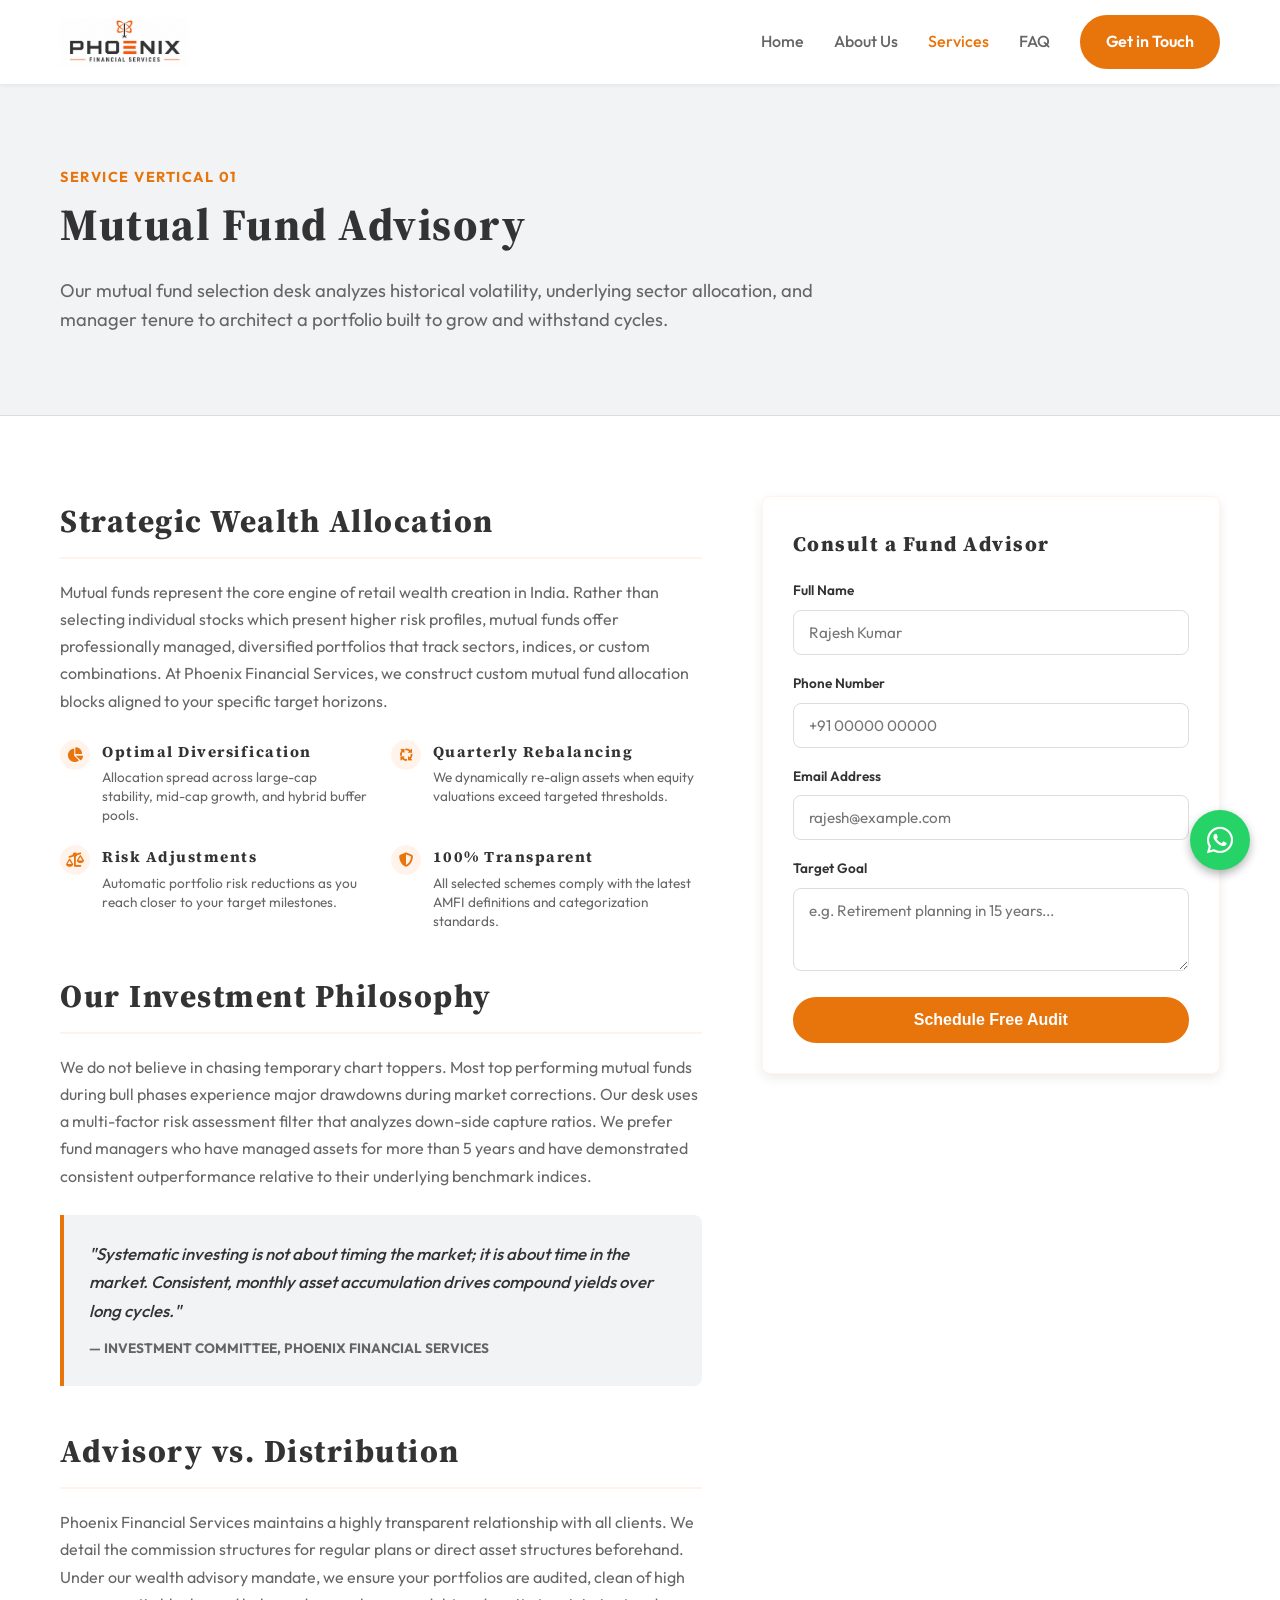
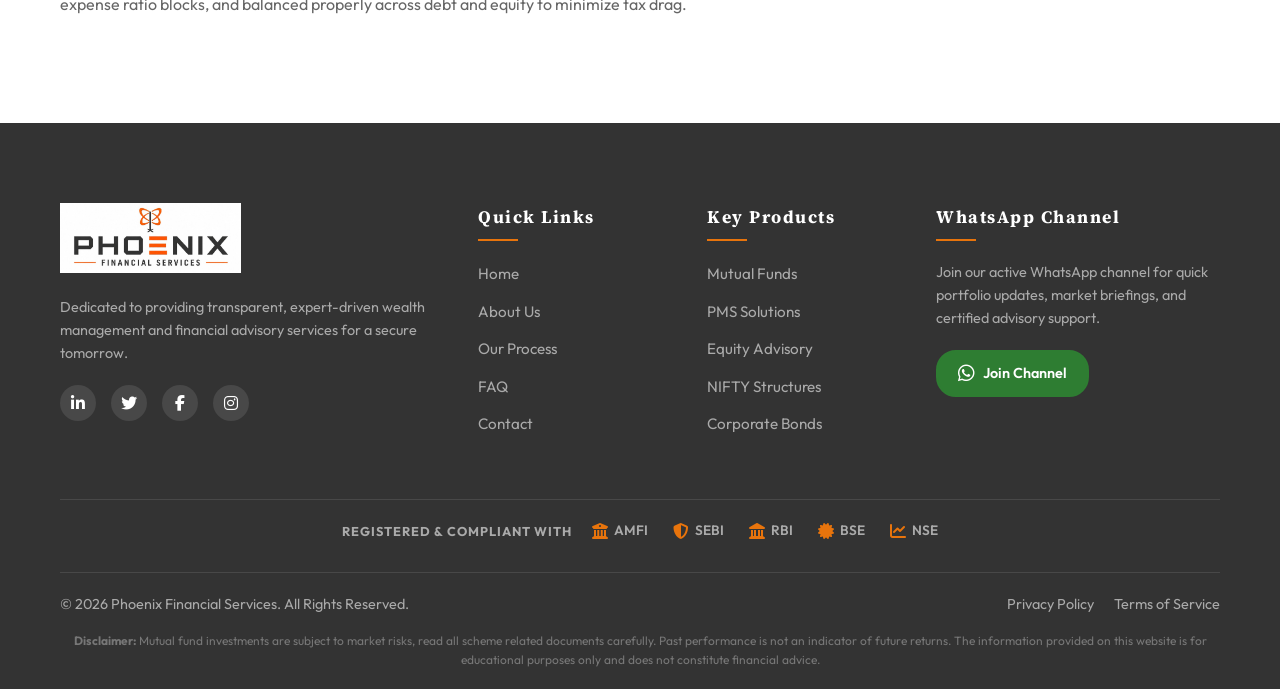
<file: service-detail.html>
<!DOCTYPE html>
<html lang="en">

<head>
    <meta charset="UTF-8">
    <meta name="viewport" content="width=device-width, initial-scale=1.0">
    <title>Mutual Fund Advisory | Phoenix Financial Services</title>

    <!-- Google Fonts & FontAwesome -->
    <link rel="preconnect" href="https://fonts.googleapis.com">
    <link rel="preconnect" href="https://fonts.gstatic.com" crossorigin>
    <link href="https://fonts.googleapis.com/css2?family=Outfit:wght@300;400;500;600;700;800&family=Source+Serif+4:wght@400;500;600;700;800;900&display=swap"
        rel="stylesheet">
    <link rel="stylesheet" href="https://cdnjs.cloudflare.com/ajax/libs/font-awesome/6.4.0/css/all.min.css">

    <style>
        /* Shared v5 Style System */
        :root {
            --orange: #E8740C;
            --orange-light: #FF9433;
            --orange-fade: #FFF3EB;
            --gray-dark: #333333;
            --gray-med: #666666;
            --gray-light: #DDDDDD;
            --bg-light: #F2F3F5;
            --white: #FFFFFF;
            --font-main: 'Outfit', sans-serif;
            --font-heading: 'Source Serif 4', serif;
            --shadow-sm: 0 2px 4px rgba(0, 0, 0, 0.05);
            --shadow-md: 0 4px 12px rgba(0, 0, 0, 0.08);
            --shadow-lg: 0 10px 30px rgba(0, 0, 0, 0.1);
            --shadow-hover: 0 8px 24px rgba(232, 116, 12, 0.15);
            --radius: 8px;
            --transition: all 0.3s ease;
        }

        * {
            margin: 0;
            padding: 0;
            box-sizing: border-box;
        }

        body {
            font-family: var(--font-main);
            color: var(--gray-dark);
            line-height: 1.6;
            background-color: var(--white);
        }

        h1, h2, h3, h4 {
            font-family: var(--font-heading);
            letter-spacing: 1.5px;
        }

        a {
            text-decoration: none;
            color: inherit;
        }

        ul {
            list-style: none;
        }

        .container {
            max-width: 1200px;
            margin: 0 auto;
            padding: 0 20px;
        }

        .text-orange {
            color: var(--orange);
        }

        .text-gray {
            color: var(--gray-light);
        }



        /* Navbar */
        .navbar {
            background-color: var(--white);
            box-shadow: var(--shadow-sm);
            position: sticky;
            top: 0;
            z-index: 1000;
            padding: 15px 0;
        }

        .nav-container {
            display: flex;
            justify-content: space-between;
            align-items: center;
        }

        .nav-brand {
            display: flex;
            align-items: center;
            gap: 15px;
        }

        .brand-logo {
            max-height: 50px;
            width: auto;
        }

        .brand-text {
            display: flex;
            flex-direction: column;
        }

        .brand-name {
            font-size: 1.4rem;
            font-weight: 800;
            letter-spacing: 2px;
            color: var(--gray-dark);
            line-height: 1.1;
        }

        .brand-sub {
            font-size: 0.75rem;
            font-weight: 600;
            color: var(--gray-med);
            letter-spacing: 1px;
        }

        .nav-menu {
            display: flex;
            align-items: center;
            gap: 30px;
        }

        .nav-link {
            font-weight: 500;
            color: var(--gray-med);
            transition: var(--transition);
        }

        .nav-link:hover,
        .nav-link.active {
            color: var(--orange);
        }

        .nav-cta {
            padding: 10px 20px;
            border-radius: 20px;
        }

        .mobile-toggle {
            display: none;
            background: none;
            border: none;
            font-size: 1.5rem;
            color: var(--gray-dark);
            cursor: pointer;
        }

        .sidebar-brand,
        .sidebar-footer {
            display: none;
        }

        /* Buttons */
        .btn {
            display: inline-block;
            padding: 12px 24px;
            border-radius: 30px;
            font-weight: 600;
            font-size: 1rem;
            transition: var(--transition);
            cursor: pointer;
            text-align: center;
            border: 2px solid transparent;
        }

        .btn-primary {
            background-color: var(--orange);
            color: var(--white);
            border-color: var(--orange);
        }

        .btn-primary:hover {
            background-color: var(--orange-light);
            border-color: var(--orange-light);
            box-shadow: var(--shadow-hover);
        }

        .btn-outline {
            background-color: transparent;
            color: var(--gray-dark);
            border-color: var(--gray-dark);
        }

        .btn-outline:hover {
            background-color: var(--gray-dark);
            color: var(--white);
        }

        .btn-sm {
            padding: 8px 16px;
            font-size: 0.85rem;
        }

        .btn-full {
            width: 100%;
        }

        /* Inner Page Hero */
        .page-hero {
            background-color: var(--bg-light);
            padding: 80px 0;
            border-bottom: 1px solid var(--gray-light);
        }

        .page-hero h1 {
            font-size: 2.8rem;
            font-weight: 800;
            color: var(--gray-dark);
            margin-bottom: 15px;
        }

        .page-hero-meta {
            font-size: 0.9rem;
            font-weight: 700;
            color: var(--orange);
            text-transform: uppercase;
            letter-spacing: 1.5px;
            margin-bottom: 10px;
        }

        .page-hero p {
            font-size: 1.15rem;
            color: var(--gray-med);
            max-width: 800px;
            line-height: 1.6;
        }

        /* Two-Column Detail Layout */
        .detail-layout {
            padding: 80px 0;
            background-color: var(--white);
        }

        .detail-grid {
            display: grid;
            grid-template-columns: 1.4fr 1fr;
            gap: 60px;
        }

        /* Left Column: Details */
        .detail-content h2 {
            font-size: 2rem;
            color: var(--gray-dark);
            margin-bottom: 20px;
            font-weight: 800;
            border-bottom: 2px solid var(--orange-fade);
            padding-bottom: 10px;
        }

        .detail-content p {
            color: var(--gray-med);
            margin-bottom: 25px;
            font-size: 1rem;
            line-height: 1.7;
        }

        .features-list-detail {
            margin-bottom: 40px;
            display: grid;
            grid-template-columns: 1fr 1fr;
            gap: 20px;
        }

        .feature-item-detail {
            display: flex;
            align-items: flex-start;
            gap: 12px;
        }

        .fid-icon {
            width: 30px;
            height: 30px;
            border-radius: 50%;
            background-color: var(--orange-fade);
            color: var(--orange);
            display: flex;
            align-items: center;
            justify-content: center;
            font-size: 0.9rem;
            flex-shrink: 0;
        }

        .fid-text h4 {
            font-size: 0.95rem;
            font-weight: 700;
            color: var(--gray-dark);
            margin-bottom: 4px;
        }

        .fid-text p {
            font-size: 0.85rem;
            color: var(--gray-med);
            margin-bottom: 0;
            line-height: 1.4;
        }

        .quote-block {
            background-color: var(--bg-light);
            border-left: 4px solid var(--orange);
            padding: 25px;
            border-radius: 0 var(--radius) var(--radius) 0;
            margin-bottom: 40px;
        }

        .quote-block p {
            font-style: italic;
            font-weight: 500;
            font-size: 1.05rem;
            color: var(--gray-dark);
            margin-bottom: 10px;
        }

        .quote-block span {
            font-size: 0.85rem;
            font-weight: 700;
            color: var(--gray-med);
            text-transform: uppercase;
        }

        /* Right Column: Sidebar & Calculator */
        .sidebar-panel {
            display: flex;
            flex-direction: column;
            gap: 30px;
        }

        .calculator-card {
            background-color: var(--bg-light);
            border: 1px solid var(--gray-light);
            border-radius: var(--radius);
            padding: 30px;
            box-shadow: var(--shadow-sm);
        }

        .calculator-card h3 {
            font-size: 1.3rem;
            font-weight: 800;
            color: var(--gray-dark);
            margin-bottom: 20px;
            border-bottom: 1px solid var(--gray-light);
            padding-bottom: 10px;
        }

        .calc-group {
            margin-bottom: 20px;
        }

        .calc-group label {
            display: block;
            font-size: 0.85rem;
            font-weight: 700;
            color: var(--gray-dark);
            margin-bottom: 8px;
        }

        .calc-group input {
            width: 100%;
            padding: 12px 15px;
            border: 1px solid var(--gray-light);
            border-radius: var(--radius);
            font-family: var(--font-main);
            font-size: 0.95rem;
        }

        .calc-result {
            margin-top: 25px;
            padding: 20px;
            background-color: var(--white);
            border-radius: var(--radius);
            border: 1px solid var(--gray-light);
            display: flex;
            justify-content: space-between;
            align-items: center;
        }

        .calc-result span {
            font-weight: 700;
            color: var(--gray-dark);
        }

        .calc-result .res-value {
            font-size: 1.4rem;
            color: var(--orange);
        }

        .inquiry-card {
            background-color: var(--white);
            border: 1.5px solid var(--orange-fade);
            border-radius: var(--radius);
            padding: 30px;
            box-shadow: var(--shadow-md);
        }

        .inquiry-card h3 {
            font-size: 1.3rem;
            font-weight: 800;
            color: var(--gray-dark);
            margin-bottom: 20px;
        }

        .form-group-sidebar {
            margin-bottom: 18px;
        }

        .form-group-sidebar label {
            display: block;
            font-size: 0.85rem;
            font-weight: 600;
            color: var(--gray-dark);
            margin-bottom: 8px;
        }

        .form-group-sidebar input,
        .form-group-sidebar textarea {
            width: 100%;
            padding: 12px 15px;
            border: 1px solid var(--gray-light);
            border-radius: var(--radius);
            font-family: var(--font-main);
            font-size: 0.95rem;
        }

        /* Footer */
        .footer-expanded {
            background-color: var(--gray-dark);
            color: var(--white);
            padding: 80px 0 20px;
        }

        .footer-top-grid {
            display: grid;
            grid-template-columns: 2fr 1fr 1fr 1.5fr;
            gap: 40px;
            margin-bottom: 50px;
        }

        .footer-logo {
            max-height: 70px;
            width: auto;
            margin-bottom: 15px;
        }

        .footer-about {
            color: #aaaaaa;
            font-size: 0.9rem;
            margin-bottom: 20px;
        }

        .social-links {
            display: flex;
            gap: 15px;
        }

        .social-links a {
            width: 36px;
            height: 36px;
            background-color: rgba(255, 255, 255, 0.1);
            border-radius: 50%;
            display: flex;
            align-items: center;
            justify-content: center;
            color: var(--white);
            transition: var(--transition);
        }

        .social-links a:hover {
            background-color: var(--orange);
        }

        .footer-heading {
            font-size: 1.1rem;
            margin-bottom: 20px;
            position: relative;
            padding-bottom: 10px;
        }

        .footer-heading::after {
            content: '';
            position: absolute;
            bottom: 0;
            left: 0;
            width: 40px;
            height: 2px;
            background-color: var(--orange);
        }

        .footer-list li {
            margin-bottom: 12px;
        }

        .footer-list a {
            color: #aaaaaa;
            font-size: 0.95rem;
            transition: var(--transition);
        }

        .footer-list a:hover {
            color: var(--orange);
            padding-left: 5px;
        }

        .newsletter-form {
            display: flex;
        }

        .newsletter-form input {
            flex: 1;
            padding: 10px 15px;
            border: none;
            border-radius: var(--radius) 0 0 var(--radius);
            font-family: var(--font-main);
        }

        .newsletter-form button {
            background-color: var(--orange);
            color: var(--white);
            border: none;
            padding: 0 20px;
            border-radius: 0 var(--radius) var(--radius) 0;
            cursor: pointer;
            transition: var(--transition);
        }

        .newsletter-form button:hover {
            background-color: var(--orange-light);
        }

        .footer-bottom {
            display: flex;
            justify-content: space-between;
            align-items: center;
            padding-top: 20px;
            border-top: 1px solid rgba(255, 255, 255, 0.1);
            color: #aaaaaa;
            font-size: 0.9rem;
            margin-bottom: 15px;
        }

        .fb-right {
            display: flex;
            gap: 20px;
        }

        .fb-right a:hover {
            color: var(--white);
        }

        .disclaimer-text {
            font-size: 0.75rem;
            color: #777777;
            text-align: center;
        }


        /* Floating WhatsApp Button */
        .whatsapp-float {
            position: fixed;
            bottom: 30px;
            right: 30px;
            width: 60px;
            height: 60px;
            background-color: #25D366;
            color: #FFF;
            border-radius: 50%;
            text-align: center;
            font-size: 30px;
            box-shadow: 0 4px 10px rgba(0, 0, 0, 0.3);
            z-index: 9999;
            display: flex;
            align-items: center;
            justify-content: center;
            transition: all 0.3s ease;
        }

        .whatsapp-float:hover {
            background-color: #128C7E;
            transform: translateY(-5px);
            box-shadow: 0 6px 15px rgba(37, 211, 102, 0.4);
            color: #FFF;
        }

        /* Footer Compliance */
        .footer-compliance {
            display: flex;
            align-items: center;
            justify-content: center;
            gap: 20px;
            padding: 20px 0;
            border-top: 1px solid rgba(255, 255, 255, 0.1);
            flex-wrap: wrap;
            margin-bottom: 10px;
        }

        .compliance-label {
            font-size: 0.8rem;
            font-weight: 700;
            color: #aaaaaa;
            text-transform: uppercase;
            letter-spacing: 1px;
        }

        .compliance-logos {
            display: flex;
            align-items: center;
            gap: 25px;
            flex-wrap: wrap;
        }

        .compliance-logo-item {
            display: flex;
            align-items: center;
            gap: 6px;
            font-size: 0.85rem;
            font-weight: 600;
            color: #aaaaaa;
            transition: var(--transition);
        }

        .compliance-logo-item i {
            font-size: 1rem;
            color: var(--orange);
            transition: var(--transition);
        }

        .compliance-logo-item:hover {
            color: var(--white);
        }

        /* Mobile Sidebar Overlay & Close Button */
        .menu-backdrop {
            position: fixed;
            top: 0;
            left: 0;
            width: 100%;
            height: 100%;
            background-color: rgba(15, 23, 42, 0.4);
            backdrop-filter: blur(4px);
            z-index: 10000;
            opacity: 0;
            visibility: hidden;
            transition: opacity 0.3s ease, visibility 0.3s ease;
        }

        .menu-backdrop.active {
            opacity: 1;
            visibility: visible;
        }

        .menu-close {
            position: absolute;
            top: 20px;
            right: 20px;
            background: none;
            border: none;
            font-size: 2rem;
            line-height: 1;
            color: var(--gray-dark);
            cursor: pointer;
            transition: var(--transition);
            display: none;
        }

        .nav-menu.active .menu-close {
            display: block;
        }

        .menu-close:hover {
            color: var(--orange);
        }

        /* Responsive */
        @media (max-width: 1024px) {
            .detail-grid {
                grid-template-columns: 1fr;
            }

            .footer-top-grid {
                grid-template-columns: repeat(2, 1fr);
            }
        }

        @media (max-width: 768px) {

            .nav-menu {
                display: flex;
                position: fixed;
                top: 0;
                right: -300px;
                width: 280px;
                height: 100vh;
                background-color: var(--white);
                box-shadow: -5px 0 25px rgba(0, 0, 0, 0.15);
                z-index: 10001;
                flex-direction: column;
                align-items: flex-start;
                justify-content: flex-start;
                padding: 80px 30px 30px;
                gap: 0;
                transition: right 0.3s cubic-bezier(0.4, 0, 0.2, 1);
                overflow-y: auto;
            }

            .nav-menu.active {
                right: 0;
            }

            .nav-menu .nav-link {
                width: 100%;
                padding: 14px 0;
                font-size: 1.05rem;
                font-weight: 600;
                border-bottom: 1px solid var(--gray-light);
                color: var(--gray-dark);
            }

            .nav-menu .nav-link:last-of-type {
                border-bottom: none;
            }

            .nav-menu .nav-link.active {
                color: var(--orange);
            }

            .nav-menu .nav-cta {
                margin-top: 20px;
                width: 100%;
                text-align: center;
                border-bottom: none;
                padding: 12px 20px;
            }

            .sidebar-brand {
                display: flex;
                align-items: center;
                gap: 10px;
                margin-bottom: 30px;
                padding-bottom: 20px;
                border-bottom: 1px solid var(--gray-light);
                width: 100%;
            }

            .sidebar-brand img {
                max-height: 36px;
                width: auto;
            }

            .sidebar-brand span {
                font-size: 0.85rem;
                font-weight: 700;
                color: var(--gray-dark);
                letter-spacing: 0.5px;
            }

            .sidebar-footer {
                margin-top: auto;
                padding-top: 25px;
                border-top: 1px solid var(--gray-light);
                width: 100%;
                display: flex;
                flex-direction: column;
                gap: 16px;
            }

            .sidebar-contact-item {
                display: flex;
                align-items: center;
                gap: 10px;
                font-size: 0.85rem;
                color: var(--gray-med);
            }

            .sidebar-contact-item i {
                width: 30px;
                height: 30px;
                background-color: var(--orange-fade);
                color: var(--orange);
                border-radius: 50%;
                display: flex;
                align-items: center;
                justify-content: center;
                font-size: 0.8rem;
                flex-shrink: 0;
            }

            .sidebar-contact-item span {
                line-height: 1.3;
            }

            .sidebar-socials {
                display: flex;
                gap: 10px;
                margin-top: 5px;
            }

            .sidebar-socials a {
                width: 32px;
                height: 32px;
                background-color: var(--bg-light);
                border: 1px solid var(--gray-light);
                border-radius: 50%;
                display: flex;
                align-items: center;
                justify-content: center;
                color: var(--gray-med);
                font-size: 0.85rem;
                transition: var(--transition);
            }

            .sidebar-socials a:hover {
                background-color: var(--orange);
                color: var(--white);
                border-color: var(--orange);
            }

            .mobile-toggle {
                display: block;
            }

            .page-hero h1 {
                font-size: 2.2rem;
            }

            .features-list-detail {
                grid-template-columns: 1fr;
            }

            .footer-top-grid {
                grid-template-columns: 1fr;
            }

            .footer-bottom {
                flex-direction: column;
                gap: 10px;
                text-align: center;
            }

            .whatsapp-float {
                bottom: 20px;
                right: 20px;
                width: 50px;
                height: 50px;
                font-size: 26px;
            }
        }
    </style>
</head>

<body>



    <!-- Navigation -->
    <nav class="navbar" id="navbar">
        <div class="container nav-container">
            <a href="index.html" class="nav-brand">
                <img src="logo.jpeg" alt="Phoenix Financial Services Logo" class="brand-logo">
            </a>

            <div class="nav-menu" id="navMenu">
                <a href="index.html" class="nav-link">Home</a>
                <a href="about.html" class="nav-link">About Us</a>
                <a href="services.html" class="nav-link active">Services</a>
                <a href="faq.html" class="nav-link">FAQ</a>
                <a href="contact.html" class="btn btn-primary nav-cta">Get in Touch</a>
            </div>

            <button class="mobile-toggle" id="mobileToggle">
                <i class="fa-solid fa-bars"></i>
            </button>
        </div>
    </nav>

    <!-- Page Hero -->
    <section class="page-hero">
        <div class="container">
            <span class="page-hero-meta">Service Vertical 01</span>
            <h1>Mutual Fund Advisory</h1>
            <p>Our mutual fund selection desk analyzes historical volatility, underlying sector allocation, and manager
                tenure to architect a portfolio built to grow and withstand cycles.</p>
        </div>
    </section>

    <!-- Page Details Layout -->
    <section class="detail-layout">
        <div class="container">
            <div class="detail-grid">

                <!-- Left Column: Details -->
                <div class="detail-content">
                    <h2>Strategic Wealth Allocation</h2>
                    <p>Mutual funds represent the core engine of retail wealth creation in India. Rather than selecting
                        individual stocks which present higher risk profiles, mutual funds offer professionally managed,
                        diversified portfolios that track sectors, indices, or custom combinations. At Phoenix Financial
                        Services, we construct custom mutual fund allocation blocks aligned to your specific target
                        horizons.</p>

                    <div class="features-list-detail">
                        <div class="feature-item-detail">
                            <div class="fid-icon"><i class="fa-solid fa-chart-pie"></i></div>
                            <div class="fid-text">
                                <h4>Optimal Diversification</h4>
                                <p>Allocation spread across large-cap stability, mid-cap growth, and hybrid buffer
                                    pools.</p>
                            </div>
                        </div>
                        <div class="feature-item-detail">
                            <div class="fid-icon"><i class="fa-solid fa-arrows-spin"></i></div>
                            <div class="fid-text">
                                <h4>Quarterly Rebalancing</h4>
                                <p>We dynamically re-align assets when equity valuations exceed targeted thresholds.</p>
                            </div>
                        </div>
                        <div class="feature-item-detail">
                            <div class="fid-icon"><i class="fa-solid fa-scale-unbalanced"></i></div>
                            <div class="fid-text">
                                <h4>Risk Adjustments</h4>
                                <p>Automatic portfolio risk reductions as you reach closer to your target milestones.
                                </p>
                            </div>
                        </div>
                        <div class="feature-item-detail">
                            <div class="fid-icon"><i class="fa-solid fa-shield-halved"></i></div>
                            <div class="fid-text">
                                <h4>100% Transparent</h4>
                                <p>All selected schemes comply with the latest AMFI definitions and categorization
                                    standards.</p>
                            </div>
                        </div>
                    </div>

                    <h2>Our Investment Philosophy</h2>
                    <p>We do not believe in chasing temporary chart toppers. Most top performing mutual funds during
                        bull phases experience major drawdowns during market corrections. Our desk uses a multi-factor
                        risk assessment filter that analyzes down-side capture ratios. We prefer fund managers who have
                        managed assets for more than 5 years and have demonstrated consistent outperformance relative to
                        their underlying benchmark indices.</p>

                    <div class="quote-block">
                        <p>"Systematic investing is not about timing the market; it is about time in the market.
                            Consistent, monthly asset accumulation drives compound yields over long cycles."</p>
                        <span>— Investment Committee, Phoenix Financial Services</span>
                    </div>

                    <h2>Advisory vs. Distribution</h2>
                    <p>Phoenix Financial Services maintains a highly transparent relationship with all clients. We
                        detail the commission structures for regular plans or direct asset structures beforehand. Under
                        our wealth advisory mandate, we ensure your portfolios are audited, clean of high expense ratio
                        blocks, and balanced properly across debt and equity to minimize tax drag.</p>
                </div>

                <!-- Right Column: Sidebar -->
                <div class="sidebar-panel">

                    <!-- Direct Inquiry -->
                    <div class="inquiry-card">
                        <h3>Consult a Fund Advisor</h3>
                        <form id="advisorForm"
                            onsubmit="event.preventDefault(); alert('Request Received! An advisor will call you shortly.'); this.reset();">
                            <div class="form-group-sidebar">
                                <label for="formName">Full Name</label>
                                <input type="text" id="formName" placeholder="Rajesh Kumar" required>
                            </div>
                            <div class="form-group-sidebar">
                                <label for="formPhone">Phone Number</label>
                                <input type="tel" id="formPhone" placeholder="+91 00000 00000" required>
                            </div>
                            <div class="form-group-sidebar">
                                <label for="formEmail">Email Address</label>
                                <input type="email" id="formEmail" placeholder="rajesh@example.com" required>
                            </div>
                            <div class="form-group-sidebar">
                                <label for="formGoal">Target Goal</label>
                                <textarea id="formGoal" rows="3" placeholder="e.g. Retirement planning in 15 years..."
                                    required></textarea>
                            </div>
                            <button type="submit" class="btn btn-primary btn-full">Schedule Free Audit</button>
                        </form>
                    </div>

                </div>

            </div>
        </div>
    </section>

    <!-- Footer -->
    <footer class="footer-expanded">
        <div class="container">
            <div class="footer-top-grid">

                <div class="footer-col brand-col">
                    <img src="logo.jpeg" alt="Phoenix Financial Services" class="footer-logo">
                    <p class="footer-about">
                        Dedicated to providing transparent, expert-driven wealth management and financial advisory
                        services for a secure tomorrow.
                    </p>
                    <div class="social-links">
                        <a href="#"><i class="fa-brands fa-linkedin-in"></i></a>
                        <a href="#"><i class="fa-brands fa-twitter"></i></a>
                        <a href="#"><i class="fa-brands fa-facebook-f"></i></a>
                        <a href="#"><i class="fa-brands fa-instagram"></i></a>
                    </div>
                </div>

                <div class="footer-col">
                    <h4 class="footer-heading">Quick Links</h4>
                    <ul class="footer-list">
                        <li><a href="index.html">Home</a></li>
                        <li><a href="about.html">About Us</a></li>
                        <li><a href="index.html#process">Our Process</a></li>
                        <li><a href="faq.html">FAQ</a></li>
                        <li><a href="contact.html">Contact</a></li>
                    </ul>
                </div>

                <div class="footer-col">
                    <h4 class="footer-heading">Key Products</h4>
                    <ul class="footer-list">
                        <li><a href="service-detail.html">Mutual Funds</a></li>
                        <li><a href="service-detail.html">PMS Solutions</a></li>
                        <li><a href="service-detail.html">Equity Advisory</a></li>
                        <li><a href="service-detail.html">NIFTY Structures</a></li>
                        <li><a href="service-detail.html">Corporate Bonds</a></li>
                    </ul>
                </div>

                <div class="footer-col">
                    <h4 class="footer-heading">WhatsApp Channel</h4>
                    <p class="footer-about">Join our active WhatsApp channel for quick portfolio updates, market
                        briefings, and certified advisory support.</p>
                    <a href="https://wa.me/918485819118?text=Hello%20Phoenix%20Financial%20Services,%20I%20am%20interested%20in%20your%20wealth%20management%20solutions."
                        target="_blank" class="btn btn-primary"
                        style="display: inline-flex; align-items: center; gap: 8px; border-radius: 20px; padding: 10px 20px; background-color: #2e7d32; border-color: #2e7d32; font-size: 0.9rem;">
                        <i class="fa-brands fa-whatsapp" style="font-size: 1.2rem;"></i> Join Channel
                    </a>
                </div>

            </div>

            <div class="footer-compliance">
                <span class="compliance-label">Registered & Compliant With</span>
                <div class="compliance-logos">
                    <div class="compliance-logo-item"><i class="fa-solid fa-building-columns"></i><span>AMFI</span>
                    </div>
                    <div class="compliance-logo-item"><i class="fa-solid fa-shield-halved"></i><span>SEBI</span></div>
                    <div class="compliance-logo-item"><i class="fa-solid fa-landmark"></i><span>RBI</span></div>
                    <div class="compliance-logo-item"><i class="fa-solid fa-certificate"></i><span>BSE</span></div>
                    <div class="compliance-logo-item"><i class="fa-solid fa-chart-line"></i><span>NSE</span></div>
                </div>
            </div>

            <div class="footer-bottom">
                <div class="fb-left">
                    <p>&copy; 2026 Phoenix Financial Services. All Rights Reserved.</p>
                </div>
                <div class="fb-right">
                    <a href="#">Privacy Policy</a>
                    <a href="#">Terms of Service</a>
                </div>
            </div>
            <div class="disclaimer-text">
                <strong>Disclaimer:</strong> Mutual fund investments are subject to market risks, read all scheme
                related documents carefully. Past performance is not an indicator of future returns. The information
                provided on this website is for educational purposes only and does not constitute financial advice.
            </div>
        </div>
    </footer>


    <!-- Floating WhatsApp Button -->
    <a href="https://wa.me/918485819118?text=Hello%20Phoenix%20Financial%20Services,%20I%20am%20interested%20in%20your%20wealth%20management%20solutions."
        class="whatsapp-float" target="_blank" title="Chat on WhatsApp">
        <i class="fa-brands fa-whatsapp"></i>
    </a>

    <script>
        // SIP Calculator JS Logic
        const monthlySipInput = document.getElementById('monthlySip');
        const expectedReturnInput = document.getElementById('expectedReturn');
        const tenureYearsInput = document.getElementById('tenureYears');
        const futureValueSpan = document.getElementById('futureValue');

        function calculateSip() {
            const P = parseFloat(monthlySipInput.value); // monthly investment
            const annualRate = parseFloat(expectedReturnInput.value); // annual expected rate
            const n = parseFloat(tenureYearsInput.value) * 12; // total number of months
            const i = (annualRate / 100) / 12; // monthly rate of return

            if (P > 0 && annualRate > 0 && n > 0) {
                // Formula: FV = P * [ ( (1 + i)^n - 1 ) / i ] * (1 + i)
                const fv = P * ((Math.pow(1 + i, n) - 1) / i) * (1 + i);

                // Format as Indian Rupee style
                futureValueSpan.innerText = '₹' + Math.round(fv).toLocaleString('en-IN');
            } else {
                futureValueSpan.innerText = '₹0';
            }
        }

        monthlySipInput.addEventListener('input', calculateSip);
        expectedReturnInput.addEventListener('input', calculateSip);
        tenureYearsInput.addEventListener('input', calculateSip);

        // Initial calculation
        calculateSip();

        // Mobile Menu Toggle & Sidebar Drawer
        const mobileToggle = document.getElementById('mobileToggle');
        const navMenu = document.getElementById('navMenu');

        if (mobileToggle && navMenu) {
            // Create backdrop dynamically
            let backdrop = document.querySelector('.menu-backdrop');
            if (!backdrop) {
                backdrop = document.createElement('div');
                backdrop.className = 'menu-backdrop';
                document.body.appendChild(backdrop);
            }

            // Create close button dynamically inside sidebar
            let closeBtn = navMenu.querySelector('.menu-close');
            if (!closeBtn) {
                closeBtn = document.createElement('button');
                closeBtn.className = 'menu-close';
                closeBtn.innerHTML = '&times;';
                navMenu.insertBefore(closeBtn, navMenu.firstChild);
            }

            // Add branding at the top of sidebar
            let sidebarBrand = navMenu.querySelector('.sidebar-brand');
            if (!sidebarBrand) {
                sidebarBrand = document.createElement('div');
                sidebarBrand.className = 'sidebar-brand';
                sidebarBrand.innerHTML = '<img src="logo.jpeg" alt="Phoenix Financial"><span>Phoenix Financial</span>';
                closeBtn.after(sidebarBrand);
            }

            // Add footer section at the bottom of sidebar
            let sidebarFooter = navMenu.querySelector('.sidebar-footer');
            if (!sidebarFooter) {
                sidebarFooter = document.createElement('div');
                sidebarFooter.className = 'sidebar-footer';
                sidebarFooter.innerHTML = '<div class="sidebar-contact-item"><i class="fa-solid fa-phone"></i><span>+91 84858 19118</span></div><div class="sidebar-contact-item"><i class="fa-solid fa-envelope"></i><span>phoenixcfe@gmail.com</span></div><div class="sidebar-socials"><a href="#"><i class="fa-brands fa-linkedin-in"></i></a><a href="#"><i class="fa-brands fa-twitter"></i></a><a href="#"><i class="fa-brands fa-facebook-f"></i></a><a href="#"><i class="fa-brands fa-instagram"></i></a></div>';
                navMenu.appendChild(sidebarFooter);
            }

            const openMenu = () => {
                navMenu.classList.add('active');
                backdrop.classList.add('active');
                const navbar = document.getElementById('navbar');
                if (navbar) navbar.style.zIndex = '10002';
                document.body.style.overflow = 'hidden';
            };

            const closeMenu = () => {
                navMenu.classList.remove('active');
                backdrop.classList.remove('active');
                const navbar = document.getElementById('navbar');
                if (navbar) navbar.style.zIndex = '';
                document.body.style.overflow = '';
            };

            mobileToggle.addEventListener('click', (e) => {
                e.stopPropagation();
                openMenu();
            });

            closeBtn.addEventListener('click', closeMenu);
            backdrop.addEventListener('click', closeMenu);

            // Also close sidebar on pressing escape
            document.addEventListener('keydown', (e) => {
                if (e.key === 'Escape') closeMenu();
            });
        }


    </script>
</body>

</html>
</file>
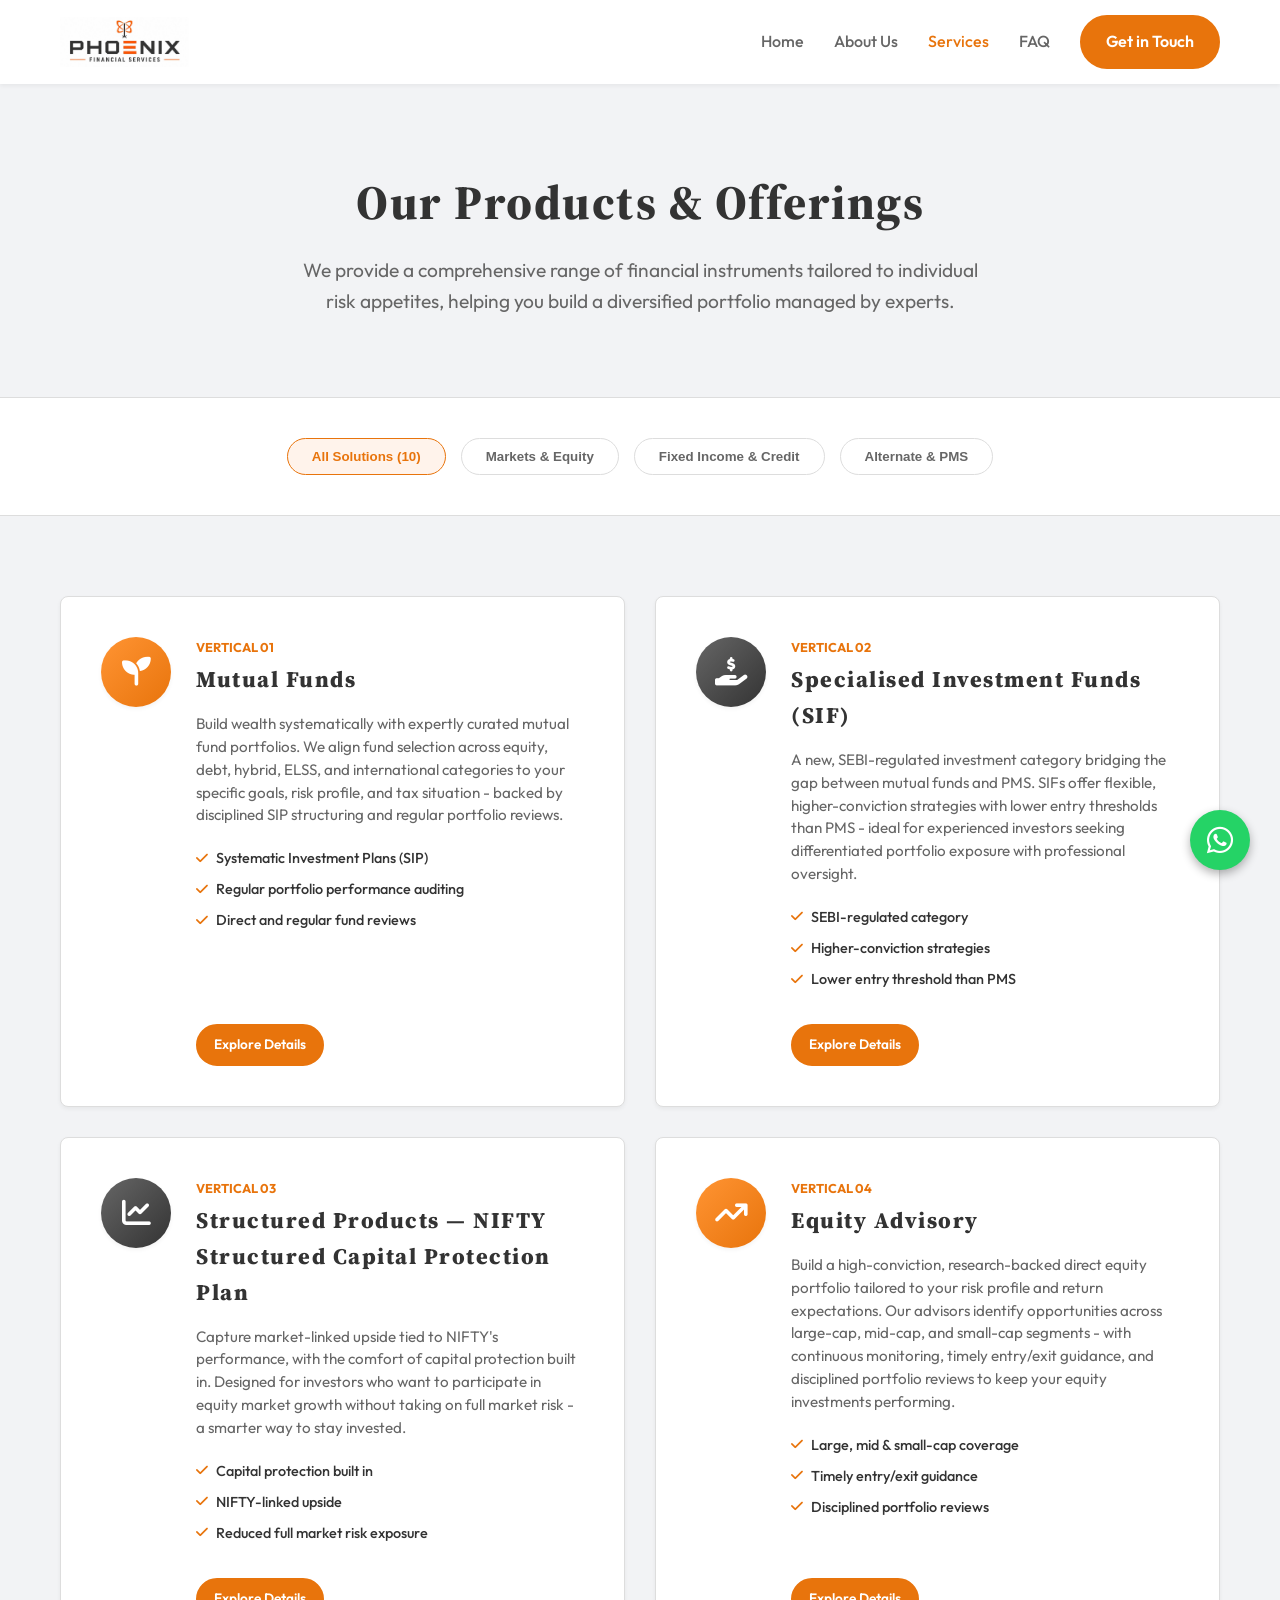
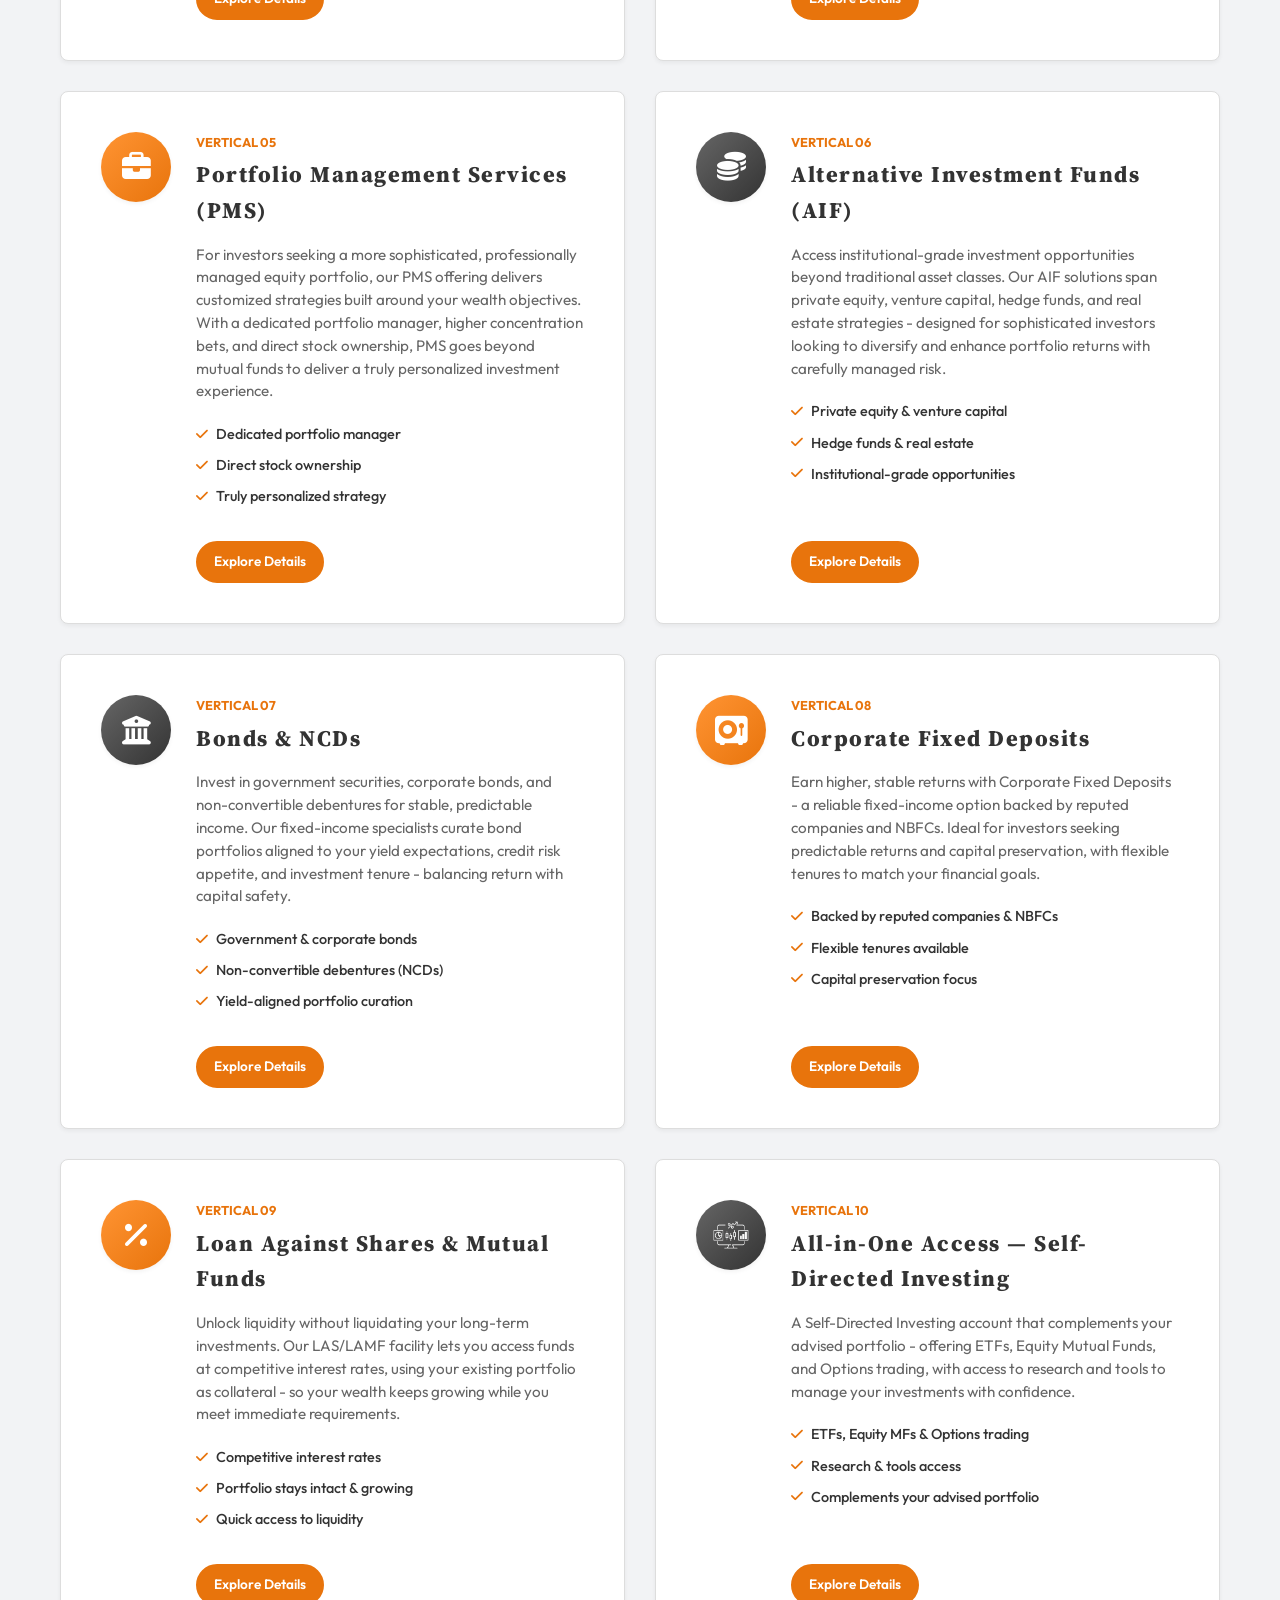
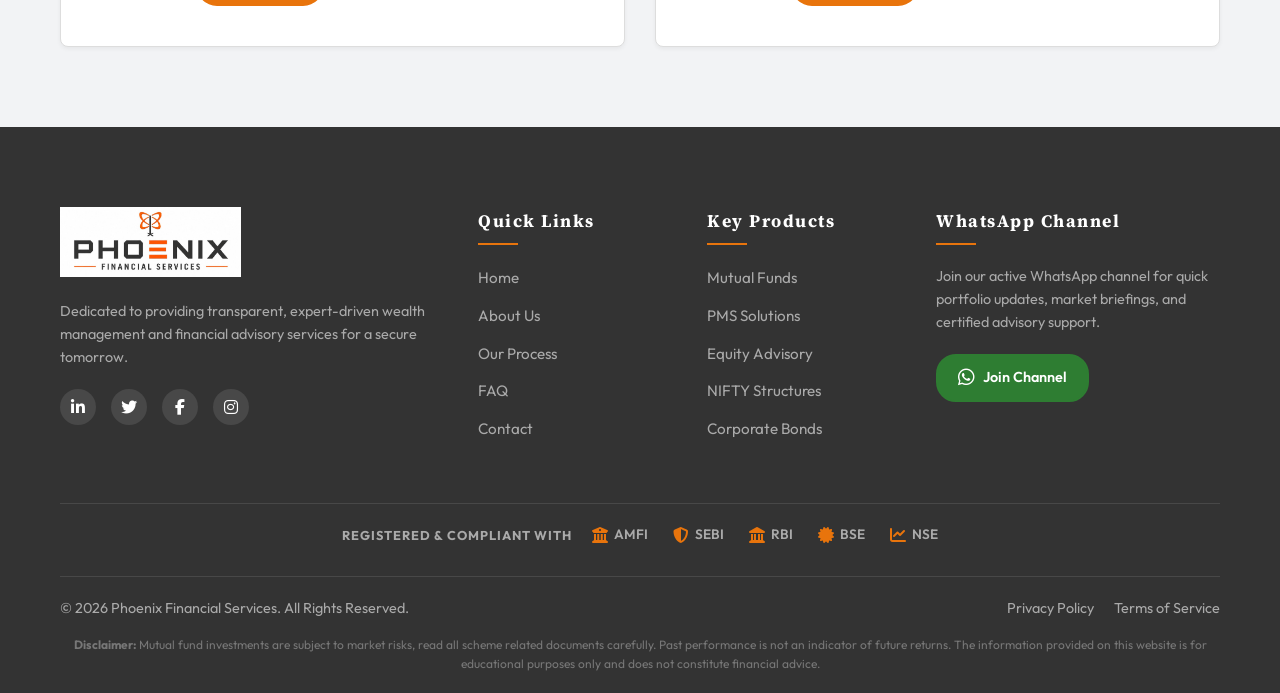
<file: services.html>
<!DOCTYPE html>
<html lang="en">

<head>
    <meta charset="UTF-8">
    <meta name="viewport" content="width=device-width, initial-scale=1.0">
    <title>Our Offerings & Services | Phoenix Financial Services</title>

    <!-- Google Fonts & FontAwesome -->
    <link rel="preconnect" href="https://fonts.googleapis.com">
    <link rel="preconnect" href="https://fonts.gstatic.com" crossorigin>
    <link href="https://fonts.googleapis.com/css2?family=Outfit:wght@300;400;500;600;700;800&family=Source+Serif+4:wght@400;500;600;700;800;900&display=swap"
        rel="stylesheet">
    <link rel="stylesheet" href="https://cdnjs.cloudflare.com/ajax/libs/font-awesome/6.4.0/css/all.min.css">

    <style>
        /* Shared v5 Style System */
        :root {
            --orange: #E8740C;
            --orange-light: #FF9433;
            --orange-fade: #FFF3EB;
            --gray-dark: #333333;
            --gray-med: #666666;
            --gray-light: #DDDDDD;
            --bg-light: #F2F3F5;
            --white: #FFFFFF;
            --font-main: 'Outfit', sans-serif;
            --font-heading: 'Source Serif 4', serif;
            --shadow-sm: 0 2px 4px rgba(0, 0, 0, 0.05);
            --shadow-md: 0 4px 12px rgba(0, 0, 0, 0.08);
            --shadow-lg: 0 10px 30px rgba(0, 0, 0, 0.1);
            --shadow-hover: 0 8px 24px rgba(232, 116, 12, 0.15);
            --radius: 8px;
            --transition: all 0.3s ease;
        }

        * {
            margin: 0;
            padding: 0;
            box-sizing: border-box;
        }

        body {
            font-family: var(--font-main);
            color: var(--gray-dark);
            line-height: 1.6;
            background-color: var(--white);
        }

        h1, h2, h3, h4 {
            font-family: var(--font-heading);
            letter-spacing: 1.5px;
        }

        a {
            text-decoration: none;
            color: inherit;
        }

        ul {
            list-style: none;
        }

        .container {
            max-width: 1200px;
            margin: 0 auto;
            padding: 0 20px;
        }

        .text-orange {
            color: var(--orange);
        }

        .text-gray {
            color: var(--gray-light);
        }


        /* Navbar */
        .navbar {
            background-color: var(--white);
            box-shadow: var(--shadow-sm);
            position: sticky;
            top: 0;
            z-index: 1000;
            padding: 15px 0;
        }

        .nav-container {
            display: flex;
            justify-content: space-between;
            align-items: center;
        }

        .nav-brand {
            display: flex;
            align-items: center;
            gap: 15px;
        }

        .brand-logo {
            max-height: 50px;
            width: auto;
        }

        .brand-text {
            display: flex;
            flex-direction: column;
        }

        .brand-name {
            font-size: 1.4rem;
            font-weight: 800;
            letter-spacing: 2px;
            color: var(--gray-dark);
            line-height: 1.1;
        }

        .brand-sub {
            font-size: 0.75rem;
            font-weight: 600;
            color: var(--gray-med);
            letter-spacing: 1px;
        }

        .nav-menu {
            display: flex;
            align-items: center;
            gap: 30px;
        }

        .nav-link {
            font-weight: 500;
            color: var(--gray-med);
            transition: var(--transition);
        }

        .nav-link:hover,
        .nav-link.active {
            color: var(--orange);
        }

        .nav-cta {
            padding: 10px 20px;
            border-radius: 20px;
        }

        .mobile-toggle {
            display: none;
            background: none;
            border: none;
            font-size: 1.5rem;
            color: var(--gray-dark);
            cursor: pointer;
        }

        .sidebar-brand,
        .sidebar-footer {
            display: none;
        }

        /* Buttons */
        .btn {
            display: inline-block;
            padding: 12px 24px;
            border-radius: 30px;
            font-weight: 600;
            font-size: 1rem;
            transition: var(--transition);
            cursor: pointer;
            text-align: center;
            border: 2px solid transparent;
        }

        .btn-primary {
            background-color: var(--orange);
            color: var(--white);
            border-color: var(--orange);
        }

        .btn-primary:hover {
            background-color: var(--orange-light);
            border-color: var(--orange-light);
            box-shadow: var(--shadow-hover);
        }

        .btn-outline {
            background-color: transparent;
            color: var(--gray-dark);
            border-color: var(--gray-dark);
        }

        .btn-outline:hover {
            background-color: var(--gray-dark);
            color: var(--white);
        }

        .btn-sm {
            padding: 8px 16px;
            font-size: 0.85rem;
        }

        .btn-full {
            width: 100%;
        }

        /* Inner Page Hero */
        .page-hero {
            background-color: var(--bg-light);
            padding: 80px 0;
            text-align: center;
            border-bottom: 1px solid var(--gray-light);
        }

        .page-hero h1 {
            font-size: 3rem;
            font-weight: 800;
            color: var(--gray-dark);
            margin-bottom: 15px;
        }

        .page-hero p {
            font-size: 1.2rem;
            color: var(--gray-med);
            max-width: 700px;
            margin: 0 auto;
        }

        /* Services Category Tabs */
        .services-nav-section {
            padding: 40px 0;
            background-color: var(--white);
            border-bottom: 1px solid var(--gray-light);
        }

        .services-filter-buttons {
            display: flex;
            justify-content: center;
            gap: 15px;
            flex-wrap: wrap;
        }

        .filter-btn {
            padding: 10px 24px;
            border: 1px solid var(--gray-light);
            border-radius: 20px;
            background: none;
            font-weight: 600;
            color: var(--gray-med);
            cursor: pointer;
            transition: var(--transition);
        }

        .filter-btn:hover,
        .filter-btn.active {
            border-color: var(--orange);
            color: var(--orange);
            background-color: var(--orange-fade);
        }

        /* Service Showcase Grid */
        .services-showcase {
            padding: 80px 0;
            background-color: var(--bg-light);
        }

        .showcase-grid {
            display: grid;
            grid-template-columns: repeat(2, 1fr);
            gap: 30px;
        }

        .showcase-card {
            background-color: var(--white);
            border: 1px solid var(--gray-light);
            border-radius: var(--radius);
            padding: 40px;
            box-shadow: var(--shadow-sm);
            transition: var(--transition);
            display: flex;
            gap: 25px;
        }

        .showcase-card:hover {
            transform: translateY(-5px);
            box-shadow: var(--shadow-lg);
            border-color: var(--orange);
        }

        .sc-icon-wrapper {
            width: 70px;
            height: 70px;
            border-radius: 50%;
            background: linear-gradient(135deg, #FF9433, #E8740C);
            color: var(--white);
            display: flex;
            align-items: center;
            justify-content: center;
            font-size: 1.8rem;
            flex-shrink: 0;
            box-shadow: var(--shadow-sm);
        }

        .showcase-card.alt-card .sc-icon-wrapper {
            background: linear-gradient(135deg, #666666, #333333);
        }

        .sc-content {
            flex: 1;
            display: flex;
            flex-direction: column;
        }

        .sc-num {
            font-size: 0.8rem;
            font-weight: 700;
            color: var(--orange);
            text-transform: uppercase;
            margin-bottom: 5px;
        }

        .sc-content h3 {
            font-size: 1.4rem;
            color: var(--gray-dark);
            margin-bottom: 15px;
            font-weight: 800;
        }

        .sc-content p {
            color: var(--gray-med);
            font-size: 0.95rem;
            margin-bottom: 20px;
            line-height: 1.5;
        }

        .sc-features {
            margin-bottom: 25px;
        }

        .sc-features li {
            display: flex;
            align-items: center;
            gap: 8px;
            font-size: 0.9rem;
            color: var(--gray-dark);
            margin-bottom: 8px;
            font-weight: 500;
        }

        .sc-features li i {
            color: var(--orange);
            font-size: 0.85rem;
        }

        .sc-actions {
            margin-top: auto;
        }

        /* Footer */
        .footer-expanded {
            background-color: var(--gray-dark);
            color: var(--white);
            padding: 80px 0 20px;
        }

        .footer-top-grid {
            display: grid;
            grid-template-columns: 2fr 1fr 1fr 1.5fr;
            gap: 40px;
            margin-bottom: 50px;
        }

        .footer-logo {
            max-height: 70px;
            width: auto;
            margin-bottom: 15px;
        }

        .footer-about {
            color: #aaaaaa;
            font-size: 0.9rem;
            margin-bottom: 20px;
        }

        .social-links {
            display: flex;
            gap: 15px;
        }

        .social-links a {
            width: 36px;
            height: 36px;
            background-color: rgba(255, 255, 255, 0.1);
            border-radius: 50%;
            display: flex;
            align-items: center;
            justify-content: center;
            color: var(--white);
            transition: var(--transition);
        }

        .social-links a:hover {
            background-color: var(--orange);
        }

        .footer-heading {
            font-size: 1.1rem;
            margin-bottom: 20px;
            position: relative;
            padding-bottom: 10px;
        }

        .footer-heading::after {
            content: '';
            position: absolute;
            bottom: 0;
            left: 0;
            width: 40px;
            height: 2px;
            background-color: var(--orange);
        }

        .footer-list li {
            margin-bottom: 12px;
        }

        .footer-list a {
            color: #aaaaaa;
            font-size: 0.95rem;
            transition: var(--transition);
        }

        .footer-list a:hover {
            color: var(--orange);
            padding-left: 5px;
        }

        .newsletter-form {
            display: flex;
        }

        .newsletter-form input {
            flex: 1;
            padding: 10px 15px;
            border: none;
            border-radius: var(--radius) 0 0 var(--radius);
            font-family: var(--font-main);
        }

        .newsletter-form button {
            background-color: var(--orange);
            color: var(--white);
            border: none;
            padding: 0 20px;
            border-radius: 0 var(--radius) var(--radius) 0;
            cursor: pointer;
            transition: var(--transition);
        }

        .newsletter-form button:hover {
            background-color: var(--orange-light);
        }

        .footer-bottom {
            display: flex;
            justify-content: space-between;
            align-items: center;
            padding-top: 20px;
            border-top: 1px solid rgba(255, 255, 255, 0.1);
            color: #aaaaaa;
            font-size: 0.9rem;
            margin-bottom: 15px;
        }

        .fb-right {
            display: flex;
            gap: 20px;
        }

        .fb-right a:hover {
            color: var(--white);
        }

        .disclaimer-text {
            font-size: 0.75rem;
            color: #777777;
            text-align: center;
        }


        /* Floating WhatsApp Button */
        .whatsapp-float {
            position: fixed;
            bottom: 30px;
            right: 30px;
            width: 60px;
            height: 60px;
            background-color: #25D366;
            color: #FFF;
            border-radius: 50%;
            text-align: center;
            font-size: 30px;
            box-shadow: 0 4px 10px rgba(0, 0, 0, 0.3);
            z-index: 9999;
            display: flex;
            align-items: center;
            justify-content: center;
            transition: all 0.3s ease;
        }

        .whatsapp-float:hover {
            background-color: #128C7E;
            transform: translateY(-5px);
            box-shadow: 0 6px 15px rgba(37, 211, 102, 0.4);
            color: #FFF;
        }

        /* Footer Compliance */
        .footer-compliance {
            display: flex;
            align-items: center;
            justify-content: center;
            gap: 20px;
            padding: 20px 0;
            border-top: 1px solid rgba(255, 255, 255, 0.1);
            flex-wrap: wrap;
            margin-bottom: 10px;
        }

        .compliance-label {
            font-size: 0.8rem;
            font-weight: 700;
            color: #aaaaaa;
            text-transform: uppercase;
            letter-spacing: 1px;
        }

        .compliance-logos {
            display: flex;
            align-items: center;
            gap: 25px;
            flex-wrap: wrap;
        }

        .compliance-logo-item {
            display: flex;
            align-items: center;
            gap: 6px;
            font-size: 0.85rem;
            font-weight: 600;
            color: #aaaaaa;
            transition: var(--transition);
        }

        .compliance-logo-item i {
            font-size: 1rem;
            color: var(--orange);
            transition: var(--transition);
        }

        .compliance-logo-item:hover {
            color: var(--white);
        }

        /* Mobile Sidebar Overlay & Close Button */
        .menu-backdrop {
            position: fixed;
            top: 0;
            left: 0;
            width: 100%;
            height: 100%;
            background-color: rgba(15, 23, 42, 0.4);
            backdrop-filter: blur(4px);
            z-index: 10000;
            opacity: 0;
            visibility: hidden;
            transition: opacity 0.3s ease, visibility 0.3s ease;
        }

        .menu-backdrop.active {
            opacity: 1;
            visibility: visible;
        }

        .menu-close {
            position: absolute;
            top: 20px;
            right: 20px;
            background: none;
            border: none;
            font-size: 2rem;
            line-height: 1;
            color: var(--gray-dark);
            cursor: pointer;
            transition: var(--transition);
            display: none;
        }

        .nav-menu.active .menu-close {
            display: block;
        }

        .menu-close:hover {
            color: var(--orange);
        }

        /* Responsive */
        @media (max-width: 1024px) {
            .showcase-grid {
                grid-template-columns: 1fr;
            }

            .footer-top-grid {
                grid-template-columns: repeat(2, 1fr);
            }
        }

        @media (max-width: 768px) {

            .nav-menu {
                display: flex;
                position: fixed;
                top: 0;
                right: -300px;
                width: 280px;
                height: 100vh;
                background-color: var(--white);
                box-shadow: -5px 0 25px rgba(0, 0, 0, 0.15);
                z-index: 10001;
                flex-direction: column;
                align-items: flex-start;
                justify-content: flex-start;
                padding: 80px 30px 30px;
                gap: 0;
                transition: right 0.3s cubic-bezier(0.4, 0, 0.2, 1);
                overflow-y: auto;
            }

            .nav-menu.active {
                right: 0;
            }

            .nav-menu .nav-link {
                width: 100%;
                padding: 14px 0;
                font-size: 1.05rem;
                font-weight: 600;
                border-bottom: 1px solid var(--gray-light);
                color: var(--gray-dark);
            }

            .nav-menu .nav-link:last-of-type {
                border-bottom: none;
            }

            .nav-menu .nav-link.active {
                color: var(--orange);
            }

            .nav-menu .nav-cta {
                margin-top: 20px;
                width: 100%;
                text-align: center;
                border-bottom: none;
                padding: 12px 20px;
            }

            .sidebar-brand {
                display: flex;
                align-items: center;
                gap: 10px;
                margin-bottom: 30px;
                padding-bottom: 20px;
                border-bottom: 1px solid var(--gray-light);
                width: 100%;
            }

            .sidebar-brand img {
                max-height: 36px;
                width: auto;
            }

            .sidebar-brand span {
                font-size: 0.85rem;
                font-weight: 700;
                color: var(--gray-dark);
                letter-spacing: 0.5px;
            }

            .sidebar-footer {
                margin-top: auto;
                padding-top: 25px;
                border-top: 1px solid var(--gray-light);
                width: 100%;
                display: flex;
                flex-direction: column;
                gap: 16px;
            }

            .sidebar-contact-item {
                display: flex;
                align-items: center;
                gap: 10px;
                font-size: 0.85rem;
                color: var(--gray-med);
            }

            .sidebar-contact-item i {
                width: 30px;
                height: 30px;
                background-color: var(--orange-fade);
                color: var(--orange);
                border-radius: 50%;
                display: flex;
                align-items: center;
                justify-content: center;
                font-size: 0.8rem;
                flex-shrink: 0;
            }

            .sidebar-contact-item span {
                line-height: 1.3;
            }

            .sidebar-socials {
                display: flex;
                gap: 10px;
                margin-top: 5px;
            }

            .sidebar-socials a {
                width: 32px;
                height: 32px;
                background-color: var(--bg-light);
                border: 1px solid var(--gray-light);
                border-radius: 50%;
                display: flex;
                align-items: center;
                justify-content: center;
                color: var(--gray-med);
                font-size: 0.85rem;
                transition: var(--transition);
            }

            .sidebar-socials a:hover {
                background-color: var(--orange);
                color: var(--white);
                border-color: var(--orange);
            }

            .mobile-toggle {
                display: block;
            }

            .page-hero h1 {
                font-size: 2.2rem;
            }

            .showcase-card {
                flex-direction: column;
                gap: 15px;
                padding: 25px;
            }

            .footer-top-grid {
                grid-template-columns: 1fr;
            }

            .footer-bottom {
                flex-direction: column;
                gap: 10px;
                text-align: center;
            }

            .whatsapp-float {
                bottom: 20px;
                right: 20px;
                width: 50px;
                height: 50px;
                font-size: 26px;
            }
        }
    </style>
</head>

<body>



    <!-- Navigation -->
    <nav class="navbar" id="navbar">
        <div class="container nav-container">
            <a href="index.html" class="nav-brand">
                <img src="logo.jpeg" alt="Phoenix Financial Services Logo" class="brand-logo">
            </a>

            <div class="nav-menu" id="navMenu">
                <a href="index.html" class="nav-link">Home</a>
                <a href="about.html" class="nav-link">About Us</a>
                <a href="services.html" class="nav-link active">Services</a>
                <a href="faq.html" class="nav-link">FAQ</a>
                <a href="contact.html" class="btn btn-primary nav-cta">Get in Touch</a>
            </div>

            <button class="mobile-toggle" id="mobileToggle">
                <i class="fa-solid fa-bars"></i>
            </button>
        </div>
    </nav>

    <!-- Page Hero -->
    <section class="page-hero">
        <div class="container">
            <h1>Our Products & Offerings</h1>
            <p>We provide a comprehensive range of financial instruments tailored to individual risk appetites, helping
                you build a diversified portfolio managed by experts.</p>
        </div>
    </section>

    <!-- Service Filters -->
    <section class="services-nav-section">
        <div class="container">
            <div class="services-filter-buttons">
                <button class="filter-btn active" data-filter="all">All Solutions (10)</button>
                <button class="filter-btn" data-filter="market">Markets & Equity</button>
                <button class="filter-btn" data-filter="fixed">Fixed Income & Credit</button>
                <button class="filter-btn" data-filter="alternate">Alternate & PMS</button>
            </div>
        </div>
    </section>

    <!-- Services Showcase -->
    <section class="services-showcase">
        <div class="container">
            <div class="showcase-grid">

                <!-- Product 01 -->
                <div class="showcase-card" data-category="market">
                    <div class="sc-icon-wrapper"><i class="fa-solid fa-seedling"></i></div>
                    <div class="sc-content">
                        <span class="sc-num">Vertical 01</span>
                        <h3>Mutual Funds</h3>
                        <p>Build wealth systematically with expertly curated mutual fund portfolios. We align fund selection across equity, debt, hybrid, ELSS, and international categories to your specific goals, risk profile, and tax situation - backed by disciplined SIP structuring and regular portfolio reviews.</p>
                        <ul class="sc-features">
                            <li><i class="fa-solid fa-check"></i> Systematic Investment Plans (SIP)</li>
                            <li><i class="fa-solid fa-check"></i> Regular portfolio performance auditing</li>
                            <li><i class="fa-solid fa-check"></i> Direct and regular fund reviews</li>
                        </ul>
                        <div class="sc-actions">
                            <a href="service-detail.html" class="btn btn-primary btn-sm">Explore Details</a>
                        </div>
                    </div>
                </div>

                <!-- Product 02 -->
                <div class="showcase-card alt-card" data-category="alternate">
                    <div class="sc-icon-wrapper"><i class="fa-solid fa-hand-holding-dollar"></i></div>
                    <div class="sc-content">
                        <span class="sc-num">Vertical 02</span>
                        <h3>Specialised Investment Funds (SIF)</h3>
                        <p>A new, SEBI-regulated investment category bridging the gap between mutual funds and PMS. SIFs offer flexible, higher-conviction strategies with lower entry thresholds than PMS - ideal for experienced investors seeking differentiated portfolio exposure with professional oversight.</p>
                        <ul class="sc-features">
                            <li><i class="fa-solid fa-check"></i> SEBI-regulated category</li>
                            <li><i class="fa-solid fa-check"></i> Higher-conviction strategies</li>
                            <li><i class="fa-solid fa-check"></i> Lower entry threshold than PMS</li>
                        </ul>
                        <div class="sc-actions">
                            <a href="service-detail.html" class="btn btn-primary btn-sm">Explore Details</a>
                        </div>
                    </div>
                </div>

                <!-- Product 03 -->
                <div class="showcase-card alt-card" data-category="market">
                    <div class="sc-icon-wrapper"><i class="fa-solid fa-chart-line"></i></div>
                    <div class="sc-content">
                        <span class="sc-num">Vertical 03</span>
                        <h3>Structured Products — NIFTY Structured Capital Protection Plan</h3>
                        <p>Capture market-linked upside tied to NIFTY's performance, with the comfort of capital protection built in. Designed for investors who want to participate in equity market growth without taking on full market risk - a smarter way to stay invested.</p>
                        <ul class="sc-features">
                            <li><i class="fa-solid fa-check"></i> Capital protection built in</li>
                            <li><i class="fa-solid fa-check"></i> NIFTY-linked upside</li>
                            <li><i class="fa-solid fa-check"></i> Reduced full market risk exposure</li>
                        </ul>
                        <div class="sc-actions">
                            <a href="service-detail.html" class="btn btn-primary btn-sm">Explore Details</a>
                        </div>
                    </div>
                </div>

                <!-- Product 04 -->
                <div class="showcase-card" data-category="market">
                    <div class="sc-icon-wrapper"><i class="fa-solid fa-arrow-trend-up"></i></div>
                    <div class="sc-content">
                        <span class="sc-num">Vertical 04</span>
                        <h3>Equity Advisory</h3>
                        <p>Build a high-conviction, research-backed direct equity portfolio tailored to your risk profile and return expectations. Our advisors identify opportunities across large-cap, mid-cap, and small-cap segments - with continuous monitoring, timely entry/exit guidance, and disciplined portfolio reviews to keep your equity investments performing.</p>
                        <ul class="sc-features">
                            <li><i class="fa-solid fa-check"></i> Large, mid & small-cap coverage</li>
                            <li><i class="fa-solid fa-check"></i> Timely entry/exit guidance</li>
                            <li><i class="fa-solid fa-check"></i> Disciplined portfolio reviews</li>
                        </ul>
                        <div class="sc-actions">
                            <a href="service-detail.html" class="btn btn-primary btn-sm">Explore Details</a>
                        </div>
                    </div>
                </div>

                <!-- Product 05 -->
                <div class="showcase-card" data-category="alternate">
                    <div class="sc-icon-wrapper"><i class="fa-solid fa-briefcase"></i></div>
                    <div class="sc-content">
                        <span class="sc-num">Vertical 05</span>
                        <h3>Portfolio Management Services (PMS)</h3>
                        <p>For investors seeking a more sophisticated, professionally managed equity portfolio, our PMS offering delivers customized strategies built around your wealth objectives. With a dedicated portfolio manager, higher concentration bets, and direct stock ownership, PMS goes beyond mutual funds to deliver a truly personalized investment experience.</p>
                        <ul class="sc-features">
                            <li><i class="fa-solid fa-check"></i> Dedicated portfolio manager</li>
                            <li><i class="fa-solid fa-check"></i> Direct stock ownership</li>
                            <li><i class="fa-solid fa-check"></i> Truly personalized strategy</li>
                        </ul>
                        <div class="sc-actions">
                            <a href="service-detail.html" class="btn btn-primary btn-sm">Explore Details</a>
                        </div>
                    </div>
                </div>

                <!-- Product 06 -->
                <div class="showcase-card alt-card" data-category="alternate">
                    <div class="sc-icon-wrapper"><i class="fa-solid fa-coins"></i></div>
                    <div class="sc-content">
                        <span class="sc-num">Vertical 06</span>
                        <h3>Alternative Investment Funds (AIF)</h3>
                        <p>Access institutional-grade investment opportunities beyond traditional asset classes. Our AIF solutions span private equity, venture capital, hedge funds, and real estate strategies - designed for sophisticated investors looking to diversify and enhance portfolio returns with carefully managed risk.</p>
                        <ul class="sc-features">
                            <li><i class="fa-solid fa-check"></i> Private equity & venture capital</li>
                            <li><i class="fa-solid fa-check"></i> Hedge funds & real estate</li>
                            <li><i class="fa-solid fa-check"></i> Institutional-grade opportunities</li>
                        </ul>
                        <div class="sc-actions">
                            <a href="service-detail.html" class="btn btn-primary btn-sm">Explore Details</a>
                        </div>
                    </div>
                </div>

                <!-- Product 07 -->
                <div class="showcase-card alt-card" data-category="fixed">
                    <div class="sc-icon-wrapper"><i class="fa-solid fa-building-columns"></i></div>
                    <div class="sc-content">
                        <span class="sc-num">Vertical 07</span>
                        <h3>Bonds & NCDs</h3>
                        <p>Invest in government securities, corporate bonds, and non-convertible debentures for stable, predictable income. Our fixed-income specialists curate bond portfolios aligned to your yield expectations, credit risk appetite, and investment tenure - balancing return with capital safety.</p>
                        <ul class="sc-features">
                            <li><i class="fa-solid fa-check"></i> Government & corporate bonds</li>
                            <li><i class="fa-solid fa-check"></i> Non-convertible debentures (NCDs)</li>
                            <li><i class="fa-solid fa-check"></i> Yield-aligned portfolio curation</li>
                        </ul>
                        <div class="sc-actions">
                            <a href="service-detail.html" class="btn btn-primary btn-sm">Explore Details</a>
                        </div>
                    </div>
                </div>

                <!-- Product 08 -->
                <div class="showcase-card" data-category="fixed">
                    <div class="sc-icon-wrapper"><i class="fa-solid fa-vault"></i></div>
                    <div class="sc-content">
                        <span class="sc-num">Vertical 08</span>
                        <h3>Corporate Fixed Deposits</h3>
                        <p>Earn higher, stable returns with Corporate Fixed Deposits - a reliable fixed-income option backed by reputed companies and NBFCs. Ideal for investors seeking predictable returns and capital preservation, with flexible tenures to match your financial goals.</p>
                        <ul class="sc-features">
                            <li><i class="fa-solid fa-check"></i> Backed by reputed companies & NBFCs</li>
                            <li><i class="fa-solid fa-check"></i> Flexible tenures available</li>
                            <li><i class="fa-solid fa-check"></i> Capital preservation focus</li>
                        </ul>
                        <div class="sc-actions">
                            <a href="service-detail.html" class="btn btn-primary btn-sm">Explore Details</a>
                        </div>
                    </div>
                </div>

                <!-- Product 09 -->
                <div class="showcase-card" data-category="fixed">
                    <div class="sc-icon-wrapper"><i class="fa-solid fa-percent"></i></div>
                    <div class="sc-content">
                        <span class="sc-num">Vertical 09</span>
                        <h3>Loan Against Shares & Mutual Funds</h3>
                        <p>Unlock liquidity without liquidating your long-term investments. Our LAS/LAMF facility lets you access funds at competitive interest rates, using your existing portfolio as collateral - so your wealth keeps growing while you meet immediate requirements.</p>
                        <ul class="sc-features">
                            <li><i class="fa-solid fa-check"></i> Competitive interest rates</li>
                            <li><i class="fa-solid fa-check"></i> Portfolio stays intact & growing</li>
                            <li><i class="fa-solid fa-check"></i> Quick access to liquidity</li>
                        </ul>
                        <div class="sc-actions">
                            <a href="service-detail.html" class="btn btn-primary btn-sm">Explore Details</a>
                        </div>
                    </div>
                </div>

                <!-- Product 10 -->
                <div class="showcase-card" data-category="all">
                    <div class="sc-icon-wrapper" style="display: flex; align-items: center; justify-content: center;"><img src="aio.png" alt="All in One Access" style="width: 36px; height: 36px; object-fit: contain; display: block;"></div>
                    <div class="sc-content">
                        <span class="sc-num">Vertical 10</span>
                        <h3>All-in-One Access — Self-Directed Investing</h3>
                        <p>A Self-Directed Investing account that complements your advised portfolio - offering ETFs, Equity Mutual Funds, and Options trading, with access to research and tools to manage your investments with confidence.</p>
                        <ul class="sc-features">
                            <li><i class="fa-solid fa-check"></i> ETFs, Equity MFs & Options trading</li>
                            <li><i class="fa-solid fa-check"></i> Research & tools access</li>
                            <li><i class="fa-solid fa-check"></i> Complements your advised portfolio</li>
                        </ul>
                        <div class="sc-actions">
                            <a href="service-detail.html" class="btn btn-primary btn-sm">Explore Details</a>
                        </div>
                    </div>
                </div>

            </div>
        </div>
    </section>

    <!-- Footer -->
    <footer class="footer-expanded">
        <div class="container">
            <div class="footer-top-grid">

                <div class="footer-col brand-col">
                    <img src="logo.jpeg" alt="Phoenix Financial Services" class="footer-logo">
                    <p class="footer-about">
                        Dedicated to providing transparent, expert-driven wealth management and financial advisory
                        services for a secure tomorrow.
                    </p>
                    <div class="social-links">
                        <a href="#"><i class="fa-brands fa-linkedin-in"></i></a>
                        <a href="#"><i class="fa-brands fa-twitter"></i></a>
                        <a href="#"><i class="fa-brands fa-facebook-f"></i></a>
                        <a href="#"><i class="fa-brands fa-instagram"></i></a>
                    </div>
                </div>

                <div class="footer-col">
                    <h4 class="footer-heading">Quick Links</h4>
                    <ul class="footer-list">
                        <li><a href="index.html">Home</a></li>
                        <li><a href="about.html">About Us</a></li>
                        <li><a href="index.html#process">Our Process</a></li>
                        <li><a href="faq.html">FAQ</a></li>
                        <li><a href="contact.html">Contact</a></li>
                    </ul>
                </div>

                <div class="footer-col">
                    <h4 class="footer-heading">Key Products</h4>
                    <ul class="footer-list">
                        <li><a href="service-detail.html">Mutual Funds</a></li>
                        <li><a href="service-detail.html">PMS Solutions</a></li>
                        <li><a href="service-detail.html">Equity Advisory</a></li>
                        <li><a href="service-detail.html">NIFTY Structures</a></li>
                        <li><a href="service-detail.html">Corporate Bonds</a></li>
                    </ul>
                </div>

                <div class="footer-col">
                    <h4 class="footer-heading">WhatsApp Channel</h4>
                    <p class="footer-about">Join our active WhatsApp channel for quick portfolio updates, market
                        briefings, and certified advisory support.</p>
                    <a href="https://wa.me/918485819118?text=Hello%20Phoenix%20Financial%20Services,%20I%20am%20interested%20in%20your%20wealth%20management%20solutions."
                        target="_blank" class="btn btn-primary"
                        style="display: inline-flex; align-items: center; gap: 8px; border-radius: 20px; padding: 10px 20px; background-color: #2e7d32; border-color: #2e7d32; font-size: 0.9rem;">
                        <i class="fa-brands fa-whatsapp" style="font-size: 1.2rem;"></i> Join Channel
                    </a>
                </div>

            </div>

            <div class="footer-compliance">
                <span class="compliance-label">Registered & Compliant With</span>
                <div class="compliance-logos">
                    <div class="compliance-logo-item"><i class="fa-solid fa-building-columns"></i><span>AMFI</span>
                    </div>
                    <div class="compliance-logo-item"><i class="fa-solid fa-shield-halved"></i><span>SEBI</span></div>
                    <div class="compliance-logo-item"><i class="fa-solid fa-landmark"></i><span>RBI</span></div>
                    <div class="compliance-logo-item"><i class="fa-solid fa-certificate"></i><span>BSE</span></div>
                    <div class="compliance-logo-item"><i class="fa-solid fa-chart-line"></i><span>NSE</span></div>
                </div>
            </div>

            <div class="footer-bottom">
                <div class="fb-left">
                    <p>&copy; 2026 Phoenix Financial Services. All Rights Reserved.</p>
                </div>
                <div class="fb-right">
                    <a href="#">Privacy Policy</a>
                    <a href="#">Terms of Service</a>
                </div>
            </div>
            <div class="disclaimer-text">
                <strong>Disclaimer:</strong> Mutual fund investments are subject to market risks, read all scheme
                related documents carefully. Past performance is not an indicator of future returns. The information
                provided on this website is for educational purposes only and does not constitute financial advice.
            </div>
        </div>
    </footer>


    <!-- Floating WhatsApp Button -->
    <a href="https://wa.me/918485819118?text=Hello%20Phoenix%20Financial%20Services,%20I%20am%20interested%20in%20your%20wealth%20management%20solutions."
        class="whatsapp-float" target="_blank" title="Chat on WhatsApp">
        <i class="fa-brands fa-whatsapp"></i>
    </a>

    <script>
        // Filter functionality
        const filterBtns = document.querySelectorAll('.filter-btn');
        const cards = document.querySelectorAll('.showcase-card');

        function updateCardAlternation() {
            const isMobile = window.innerWidth <= 768;
            let visibleCount = 0;
            cards.forEach(card => {
                const isVisible = window.getComputedStyle(card).display !== 'none';
                if (isVisible) {
                    if (isMobile) {
                        // Alternate on mobile: 0 (orange), 1 (grey), 2 (orange), 3 (grey)...
                        if (visibleCount % 2 === 1) {
                            card.classList.add('alt-card');
                        } else {
                            card.classList.remove('alt-card');
                        }
                    } else {
                        // Checkerboard on PC: 0 (orange), 1 (grey), 2 (grey), 3 (orange)...
                        const mod = visibleCount % 4;
                        if (mod === 1 || mod === 2) {
                            card.classList.add('alt-card');
                        } else {
                            card.classList.remove('alt-card');
                        }
                    }
                    visibleCount++;
                }
            });
        }

        filterBtns.forEach(btn => {
            btn.addEventListener('click', () => {
                // Set active class
                filterBtns.forEach(b => b.classList.remove('active'));
                btn.classList.add('active');

                const filter = btn.getAttribute('data-filter');

                cards.forEach(card => {
                    const category = card.getAttribute('data-category');
                    if (filter === 'all' || category === filter || category === 'all') {
                        card.style.display = 'flex';
                    } else {
                        card.style.display = 'none';
                    }
                });

                // Update dynamic classes for visible elements
                updateCardAlternation();
            });
        });

        // Initialize dynamic card classes on DOM ready
        updateCardAlternation();

        // Listen for screen resize to update layouts instantly
        window.addEventListener('resize', updateCardAlternation);

        // Mobile Menu Toggle & Sidebar Drawer
        const mobileToggle = document.getElementById('mobileToggle');
        const navMenu = document.getElementById('navMenu');

        if (mobileToggle && navMenu) {
            // Create backdrop dynamically
            let backdrop = document.querySelector('.menu-backdrop');
            if (!backdrop) {
                backdrop = document.createElement('div');
                backdrop.className = 'menu-backdrop';
                document.body.appendChild(backdrop);
            }

            // Create close button dynamically inside sidebar
            let closeBtn = navMenu.querySelector('.menu-close');
            if (!closeBtn) {
                closeBtn = document.createElement('button');
                closeBtn.className = 'menu-close';
                closeBtn.innerHTML = '&times;';
                navMenu.insertBefore(closeBtn, navMenu.firstChild);
            }

            // Add branding at the top of sidebar
            let sidebarBrand = navMenu.querySelector('.sidebar-brand');
            if (!sidebarBrand) {
                sidebarBrand = document.createElement('div');
                sidebarBrand.className = 'sidebar-brand';
                sidebarBrand.innerHTML = '<img src="logo.jpeg" alt="Phoenix Financial"><span>Phoenix Financial</span>';
                closeBtn.after(sidebarBrand);
            }

            // Add footer section at the bottom of sidebar
            let sidebarFooter = navMenu.querySelector('.sidebar-footer');
            if (!sidebarFooter) {
                sidebarFooter = document.createElement('div');
                sidebarFooter.className = 'sidebar-footer';
                sidebarFooter.innerHTML = '<div class="sidebar-contact-item"><i class="fa-solid fa-phone"></i><span>+91 84858 19118</span></div><div class="sidebar-contact-item"><i class="fa-solid fa-envelope"></i><span>phoenixcfe@gmail.com</span></div><div class="sidebar-socials"><a href="#"><i class="fa-brands fa-linkedin-in"></i></a><a href="#"><i class="fa-brands fa-twitter"></i></a><a href="#"><i class="fa-brands fa-facebook-f"></i></a><a href="#"><i class="fa-brands fa-instagram"></i></a></div>';
                navMenu.appendChild(sidebarFooter);
            }

            const openMenu = () => {
                navMenu.classList.add('active');
                backdrop.classList.add('active');
                const navbar = document.getElementById('navbar');
                if (navbar) navbar.style.zIndex = '10002';
                document.body.style.overflow = 'hidden';
            };

            const closeMenu = () => {
                navMenu.classList.remove('active');
                backdrop.classList.remove('active');
                const navbar = document.getElementById('navbar');
                if (navbar) navbar.style.zIndex = '';
                document.body.style.overflow = '';
            };

            mobileToggle.addEventListener('click', (e) => {
                e.stopPropagation();
                openMenu();
            });

            closeBtn.addEventListener('click', closeMenu);
            backdrop.addEventListener('click', closeMenu);

            // Also close sidebar on pressing escape
            document.addEventListener('keydown', (e) => {
                if (e.key === 'Escape') closeMenu();
            });
        }


    </script>
</body>

</html>
</file>
<file: style.css>
/* ==========================================================================
   PHOENIX FINANCIAL : V5 CLEAN & CORPORATE (DETAILED)
   Inspired directly by the official brand poster
   ========================================================================== */

:root {
    /* Brand Colors based on the poster */
    --orange: #E8740C; 
    --orange-light: #FF9433;
    --orange-fade: #FFF3EB;
    
    --gray-dark: #333333; 
    --gray-med: #666666;  
    --gray-light: #DDDDDD; 
    --bg-light: #F2F3F5;  
    --white: #FFFFFF;
    
    --font-main: 'Outfit', sans-serif;
    --font-heading: 'Source Serif 4', serif;
    
    --shadow-sm: 0 2px 4px rgba(0,0,0,0.05);
    --shadow-md: 0 4px 12px rgba(0,0,0,0.08);
    --shadow-lg: 0 10px 30px rgba(0,0,0,0.1);
    --shadow-hover: 0 8px 24px rgba(232, 116, 12, 0.15);
    
    --radius: 8px;
    --transition: all 0.3s ease;
}

* { margin: 0; padding: 0; box-sizing: border-box; }
html { scroll-behavior: smooth; scroll-padding-top: 100px; }
body { font-family: var(--font-main); color: var(--gray-dark); line-height: 1.6; background-color: var(--white); }
h1, h2, h3, h4 { font-family: var(--font-heading); letter-spacing: 1.5px; }
a { text-decoration: none; color: inherit; }
ul { list-style: none; }
.container { max-width: 1200px; margin: 0 auto; padding: 0 20px; }
.text-orange { color: var(--orange); }
.text-gray { color: var(--gray-light); }



/* --- Buttons --- */
.btn {
    display: inline-block;
    padding: 12px 24px;
    border-radius: 30px;
    font-weight: 600;
    font-size: 1rem;
    transition: var(--transition);
    cursor: pointer;
    text-align: center;
    border: 2px solid transparent;
}
.btn-primary {
    background-color: var(--orange);
    color: var(--white);
    border-color: var(--orange);
}
.btn-primary:hover {
    background-color: var(--orange-light);
    border-color: var(--orange-light);
    box-shadow: var(--shadow-hover);
}
.btn-outline {
    background-color: transparent;
    color: var(--gray-dark);
    border-color: var(--gray-dark);
}
.btn-outline:hover {
    background-color: var(--gray-dark);
    color: var(--white);
}
.btn-full { width: 100%; }

/* --- Navigation --- */
.navbar {
    background-color: var(--white);
    box-shadow: var(--shadow-sm);
    position: sticky;
    top: 0;
    z-index: 1000;
    padding: 15px 0;
}
.nav-container {
    display: flex;
    justify-content: space-between;
    align-items: center;
}
.nav-brand {
    display: flex;
    align-items: center;
    gap: 15px;
}
.brand-logo { max-height: 50px; width: auto; }
.brand-text { display: flex; flex-direction: column; }
.brand-name {
    font-size: 1.4rem;
    font-weight: 800;
    letter-spacing: 2px;
    color: var(--gray-dark);
    line-height: 1.1;
}
.brand-sub {
    font-size: 0.75rem;
    font-weight: 600;
    color: var(--gray-med);
    letter-spacing: 1px;
}
.nav-menu {
    display: flex;
    align-items: center;
    gap: 30px;
}
.nav-link {
    font-weight: 500;
    color: var(--gray-med);
    transition: var(--transition);
}
.nav-link:hover, .nav-link.active {
    color: var(--orange);
}
.nav-cta {
    padding: 10px 20px;
    border-radius: 20px;
}
.mobile-toggle {
    display: none;
    background: none;
    border: none;
    font-size: 1.5rem;
    color: var(--gray-dark);
    cursor: pointer;
}

/* Hide sidebar-only elements on desktop */
.sidebar-brand,
.sidebar-footer {
    display: none;
}

/* --- Mobile Sidebar Overlay & Close Button --- */
.menu-backdrop {
    position: fixed;
    top: 0;
    left: 0;
    width: 100%;
    height: 100%;
    background-color: rgba(15, 23, 42, 0.4);
    backdrop-filter: blur(4px);
    z-index: 10000;
    opacity: 0;
    visibility: hidden;
    transition: opacity 0.3s ease, visibility 0.3s ease;
}
.menu-backdrop.active {
    opacity: 1;
    visibility: visible;
}
.menu-close {
    position: absolute;
    top: 20px;
    right: 20px;
    background: none;
    border: none;
    font-size: 2rem;
    line-height: 1;
    color: var(--gray-dark);
    cursor: pointer;
    transition: var(--transition);
    display: none;
}
.nav-menu.active .menu-close {
    display: block;
}
.menu-close:hover {
    color: var(--orange);
}

/* --- Shared Section Titles --- */
.section-label {
    display: inline-block;
    background-color: var(--orange-fade);
    color: var(--orange);
    padding: 4px 12px;
    border-radius: 20px;
    font-size: 0.85rem;
    font-weight: 700;
    text-transform: uppercase;
    letter-spacing: 1px;
    margin-bottom: 15px;
}
.section-title-left {
    font-size: 2.5rem;
    font-weight: 800;
    color: var(--gray-dark);
    line-height: 1.2;
    margin-bottom: 20px;
}
.section-header-center {
    text-align: center;
    margin-bottom: 50px;
    max-width: 700px;
    margin-left: auto;
    margin-right: auto;
}
.section-title-clean {
    font-size: 2.5rem;
    font-weight: 800;
    color: var(--gray-dark);
    margin-bottom: 15px;
}
.section-subtitle {
    font-size: 1.1rem;
    color: var(--gray-med);
}

/* --- Hero Section --- */
.hero {
    background-color: var(--bg-light);
    padding: 80px 0;
}
.hero-container {
    display: flex;
    align-items: center;
    gap: 50px;
}
.hero-content { flex: 1; }
.hero-badge {
    display: inline-block;
    background-color: var(--orange-fade);
    color: var(--orange);
    padding: 6px 12px;
    border-radius: 20px;
    font-size: 0.85rem;
    font-weight: 600;
    margin-bottom: 20px;
}
.hero-title {
    font-size: 3.5rem;
    font-weight: 800;
    line-height: 1.2;
    color: var(--gray-dark);
    margin-bottom: 20px;
}
.hero-desc {
    font-size: 1.1rem;
    color: var(--gray-med);
    margin-bottom: 30px;
    max-width: 500px;
}
.hero-actions {
    display: flex;
    gap: 15px;
    margin-bottom: 40px;
}
.hero-stats {
    padding-top: 30px;
    border-top: 1px solid var(--gray-light);
}
.hero-tagline {
    font-size: 1.25rem;
    font-weight: 600;
    color: var(--orange);
    font-style: italic;
    letter-spacing: 0.3px;
}
.stat-item { display: flex; flex-direction: column; }
.stat-number { font-size: 1.5rem; font-weight: 700; color: var(--gray-dark); }
.stat-label { font-size: 0.85rem; color: var(--gray-med); }

.hero-image-wrapper {
    flex: 1;
    position: relative;
}
.hero-image {
    width: 100%;
    border-radius: var(--radius);
    box-shadow: var(--shadow-lg);
    position: relative;
    z-index: 2;
}
.hero-decoration {
    position: absolute;
    bottom: -20px;
    right: -20px;
    width: 100%;
    height: 100%;
    background-color: var(--orange-fade);
    border-radius: var(--radius);
    z-index: 1;
}

/* --- Footer Compliance --- */
.footer-compliance {
    display: flex;
    align-items: center;
    justify-content: center;
    gap: 20px;
    padding: 20px 0;
    border-top: 1px solid rgba(255, 255, 255, 0.1);
    flex-wrap: wrap;
    margin-bottom: 10px;
}
.compliance-label {
    font-size: 0.8rem;
    font-weight: 700;
    color: #aaaaaa;
    text-transform: uppercase;
    letter-spacing: 1px;
}
.compliance-logos {
    display: flex;
    align-items: center;
    gap: 25px;
    flex-wrap: wrap;
}
.compliance-logo-item {
    display: flex;
    align-items: center;
    gap: 6px;
    font-size: 0.85rem;
    font-weight: 600;
    color: #aaaaaa;
    transition: var(--transition);
}
.compliance-logo-item i {
    font-size: 1rem;
    color: var(--orange);
    transition: var(--transition);
}
.compliance-logo-item:hover {
    color: var(--white);
}

/* --- Detailed About Section --- */
.about-detailed {
    padding: 100px 0;
    background-color: var(--white);
}
.about-grid {
    display: grid;
    grid-template-columns: 1fr 1.2fr;
    gap: 60px;
    align-items: center;
}
.about-image-col {
    position: relative;
}
.about-img {
    width: 100%;
    border-radius: var(--radius);
    box-shadow: var(--shadow-md);
}
.experience-badge {
    position: absolute;
    bottom: -30px;
    right: -30px;
    background-color: var(--orange);
    color: var(--white);
    padding: 30px;
    border-radius: 50%;
    display: flex;
    flex-direction: column;
    align-items: center;
    justify-content: center;
    width: 155px;
    height: 155px;
    box-shadow: var(--shadow-hover);
    border: 6px solid var(--white);
}
.exp-num { font-size: 2rem; font-weight: 800; line-height: 1; }
.exp-text { font-size: 0.78rem; font-weight: 600; text-align: center; white-space: nowrap; }

.about-lead {
    font-size: 1.25rem;
    font-weight: 600;
    color: var(--orange);
    margin-bottom: 15px;
}
.about-body {
    color: var(--gray-med);
    margin-bottom: 30px;
}
.mission-vision {
    display: flex;
    flex-direction: column;
    gap: 20px;
}
.mv-card {
    display: flex;
    gap: 20px;
    background-color: var(--bg-light);
    padding: 20px;
    border-radius: var(--radius);
    border: 1px solid var(--gray-light);
}
.mv-icon {
    width: 50px; height: 50px;
    background-color: var(--orange-fade);
    color: var(--orange);
    border-radius: 50%;
    display: flex;
    align-items: center;
    justify-content: center;
    font-size: 1.2rem;
    flex-shrink: 0;
}
.mv-card h4 {
    font-size: 1.1rem;
    color: var(--gray-dark);
    margin-bottom: 5px;
}
.mv-card p {
    font-size: 0.9rem;
    color: var(--gray-med);
}

/* --- Products Section --- */
.products {
    padding: 100px 0;
    background-color: var(--bg-light);
}
.section-header {
    text-align: center;
    margin-bottom: 60px;
    display: flex;
    align-items: center;
    justify-content: center;
    gap: 15px;
}
.section-title {
    font-size: 2rem;
    font-weight: 800;
    color: var(--orange);
    text-transform: uppercase;
    letter-spacing: 1px;
    background-color: var(--white);
    padding: 10px 30px;
    border-radius: 30px;
    box-shadow: var(--shadow-sm);
    display: inline-block;
}
.header-decoration { font-size: 2rem; }
.products-grid {
    display: grid;
    grid-template-columns: repeat(2, 1fr);
    gap: 20px;
}
.product-card {
    background-color: var(--white);
    border: 1px solid var(--gray-light);
    border-radius: var(--radius);
    padding: 20px;
    display: flex;
    align-items: center;
    gap: 20px;
    transition: var(--transition);
}
.product-card:hover {
    box-shadow: var(--shadow-md);
    border-color: var(--orange);
    transform: translateY(-2px);
}
.product-icon-wrapper {
    width: 80px; height: 80px;
    border-radius: 50%;
    background: linear-gradient(135deg, #FF9433, #E8740C);
    display: flex; align-items: center; justify-content: center;
    flex-shrink: 0;
    box-shadow: inset 0 0 10px rgba(0,0,0,0.1);
}
.product-icon-wrapper.dark { background: linear-gradient(135deg, #666666, #333333); }
.product-icon { font-size: 2rem; color: var(--white); }
.product-info { flex: 1; }
.product-number {
    background-color: var(--orange); color: var(--white);
    font-size: 0.75rem; font-weight: 700;
    padding: 2px 8px; border-radius: 4px;
    display: inline-block; margin-bottom: 5px;
}
.product-name { font-size: 1.1rem; font-weight: 700; color: var(--orange); margin-bottom: 5px; }
.product-desc { font-size: 0.9rem; color: var(--gray-med); line-height: 1.4; }

/* --- Goals Section --- */
.goals-section {
    padding: 100px 0;
    background-color: var(--white);
}
.goals-grid {
    display: grid;
    grid-template-columns: repeat(3, 1fr);
    gap: 30px;
}
.goal-card {
    background-color: var(--white);
    border: 1px solid var(--gray-light);
    border-radius: var(--radius);
    overflow: hidden;
    box-shadow: var(--shadow-sm);
    transition: var(--transition);
    display: flex;
    flex-direction: column;
}
.goal-card:hover {
    transform: translateY(-6px);
    box-shadow: var(--shadow-lg);
    border-color: var(--orange);
}
.goal-img-wrapper {
    position: relative;
    height: 220px;
    overflow: hidden;
}
.goal-img {
    width: 100%;
    height: 100%;
    object-fit: cover;
    object-position: center;
    transition: transform 0.4s ease;
}
.goal-card:hover .goal-img {
    transform: scale(1.05);
}
.goal-img-overlay {
    position: absolute;
    bottom: 0;
    left: 0;
    width: 100%;
    height: 100%;
    display: flex;
    align-items: flex-end;
    padding: 20px;
}
.goal-icon {
    width: 48px;
    height: 48px;
    background-color: var(--white);
    color: var(--orange);
    border-radius: 50%;
    display: flex;
    align-items: center;
    justify-content: center;
    font-size: 1.2rem;
    box-shadow: var(--shadow-md);
}
.goal-body {
    padding: 28px 25px 25px;
    display: flex;
    flex-direction: column;
    flex-grow: 1;
}
.goal-body h3 {
    font-size: 1.3rem;
    color: var(--gray-dark);
    margin-bottom: 12px;
}
.goal-body p {
    font-size: 0.95rem;
    color: var(--gray-med);
    line-height: 1.65;
    margin-bottom: 20px;
    flex-grow: 1;
}

/* --- Homepage Services 3-Col Grid --- */
.services-home-grid {
    display: grid;
    grid-template-columns: repeat(3, 1fr);
    gap: 30px;
}
.service-home-card {
    background-color: var(--white);
    border: 1px solid var(--gray-light);
    border-radius: var(--radius);
    padding: 40px 30px;
    text-align: center;
    transition: var(--transition);
    display: flex;
    flex-direction: column;
    align-items: center;
}
.service-home-card:hover {
    transform: translateY(-5px);
    box-shadow: var(--shadow-lg);
    border-color: var(--orange);
}
.shc-icon {
    width: 70px;
    height: 70px;
    border-radius: 50%;
    background: linear-gradient(135deg, #FF9433, #E8740C);
    color: var(--white);
    display: flex;
    align-items: center;
    justify-content: center;
    font-size: 1.8rem;
    margin-bottom: 25px;
    box-shadow: var(--shadow-sm);
}
.service-home-card h3 {
    font-size: 1.4rem;
    color: var(--gray-dark);
    margin-bottom: 15px;
}
.service-home-card p {
    font-size: 0.95rem;
    color: var(--gray-med);
    line-height: 1.6;
    margin-bottom: 20px;
    flex-grow: 1;
}
.shc-link {
    font-size: 0.9rem;
    font-weight: 600;
    color: var(--orange);
    display: inline-flex;
    align-items: center;
    gap: 6px;
    transition: var(--transition);
    margin-top: auto;
}
.shc-link:hover {
    color: var(--orange-light);
    gap: 10px;
}

/* --- Our Process Section --- */
.process-section {
    padding: 100px 0;
    background-color: var(--white);
}
.process-steps {
    display: flex;
    align-items: center;
    justify-content: space-between;
    gap: 20px;
}
.step-card {
    flex: 1;
    text-align: center;
    padding: 30px 20px;
    background-color: var(--bg-light);
    border-radius: var(--radius);
    border: 1px solid var(--gray-light);
    transition: var(--transition);
}
.step-card:hover {
    box-shadow: var(--shadow-md);
    border-color: var(--orange);
    transform: translateY(-5px);
}
.step-icon {
    width: 70px; height: 70px;
    background-color: var(--white);
    color: var(--orange);
    border-radius: 50%;
    display: flex; align-items: center; justify-content: center;
    font-size: 1.8rem;
    margin: 0 auto 20px;
    box-shadow: var(--shadow-sm);
}
.step-title {
    font-size: 1.2rem;
    color: var(--gray-dark);
    margin-bottom: 10px;
}
.step-desc {
    font-size: 0.9rem;
    color: var(--gray-med);
}
.step-arrow {
    color: var(--gray-light);
    font-size: 1.5rem;
}

/* --- FAQ Section --- */
.faq-section {
    padding: 100px 0;
    background-color: var(--bg-light);
}
.faq-layout {
    display: grid;
    grid-template-columns: 1fr 1.5fr;
    gap: 60px;
}
.faq-subtitle {
    color: var(--gray-med);
    font-size: 1.1rem;
    margin-bottom: 20px;
}
.faq-accordion {
    display: flex;
    flex-direction: column;
    gap: 15px;
}
.faq-item {
    background-color: var(--white);
    border: 1px solid var(--gray-light);
    border-radius: var(--radius);
    overflow: hidden;
}
.faq-item.active { border-color: var(--orange); }
.faq-question {
    padding: 20px;
    display: flex;
    justify-content: space-between;
    align-items: center;
    cursor: pointer;
    background-color: var(--white);
    transition: var(--transition);
}
.faq-question h4 {
    font-size: 1.1rem;
    color: var(--gray-dark);
    font-family: var(--font-main);
    letter-spacing: 0;
}
.faq-item.active .faq-question h4 { color: var(--orange); }
.faq-question i {
    color: var(--orange);
    transition: transform 0.3s ease;
}
.faq-item.active .faq-question i {
    transform: rotate(180deg);
}
.faq-answer {
    padding: 0 20px;
    max-height: 0;
    overflow: hidden;
    transition: max-height 0.3s ease, padding 0.3s ease;
}
.faq-item.active .faq-answer {
    padding: 0 20px 20px;
    max-height: 200px;
}
.faq-answer p {
    color: var(--gray-med);
    font-size: 0.95rem;
}

/* --- Detailed Contact Section --- */
.contact-detailed {
    padding: 100px 0;
    background-color: var(--white);
}
.contact-grid {
    display: grid;
    grid-template-columns: 1fr 1fr;
    gap: 50px;
    background-color: var(--bg-light);
    border-radius: var(--radius);
    border: 1px solid var(--gray-light);
    overflow: hidden;
    box-shadow: var(--shadow-sm);
}
.contact-info-panel {
    padding: 40px;
    border-right: 1px solid var(--gray-light);
}
.contact-img {
    width: 100%;
    height: 280px;
    object-fit: cover;
    object-position: center center;
    border-radius: var(--radius);
    margin-bottom: 30px;
}
.contact-methods {
    display: flex;
    flex-direction: column;
    gap: 20px;
}
.c-method-card {
    display: flex;
    gap: 15px;
    align-items: flex-start;
}
.c-icon {
    width: 40px; height: 40px;
    background-color: var(--orange-fade);
    color: var(--orange);
    border-radius: 50%;
    display: flex; align-items: center; justify-content: center;
    font-size: 1.1rem;
    flex-shrink: 0;
}
.c-details h5 {
    font-size: 1rem;
    color: var(--gray-dark);
    margin-bottom: 5px;
}
.c-details p {
    font-size: 0.95rem;
    color: var(--gray-med);
}

.contact-form-panel {
    padding: 40px 40px 40px 0;
}
.form-title {
    font-size: 1.8rem;
    color: var(--gray-dark);
    margin-bottom: 10px;
}
.form-desc {
    color: var(--gray-med);
    margin-bottom: 30px;
}
.form-row {
    display: grid;
    grid-template-columns: 1fr 1fr;
    gap: 20px;
}
.form-group {
    margin-bottom: 20px;
}
.form-group label {
    display: block;
    font-size: 0.9rem;
    font-weight: 600;
    color: var(--gray-dark);
    margin-bottom: 8px;
}
.form-group input, .form-group select, .form-group textarea {
    width: 100%;
    padding: 12px 15px;
    border: 1px solid var(--gray-light);
    border-radius: var(--radius);
    font-family: var(--font-main);
    font-size: 0.95rem;
    color: var(--gray-dark);
    transition: var(--transition);
    background-color: var(--white);
}
.form-group input:focus, .form-group select:focus, .form-group textarea:focus {
    outline: none;
    border-color: var(--orange);
    box-shadow: 0 0 0 3px var(--orange-fade);
}
.form-group select { cursor: pointer; }

/* --- Expanded Footer --- */
.footer-expanded {
    background-color: var(--gray-dark);
    color: var(--white);
    padding: 80px 0 20px;
}
.footer-top-grid {
    display: grid;
    grid-template-columns: 2fr 1fr 1fr 1.5fr;
    gap: 40px;
    margin-bottom: 50px;
}
.footer-logo {
    max-height: 70px;
    width: auto;
    margin-bottom: 15px;
}
.footer-about {
    color: #aaaaaa;
    font-size: 0.9rem;
    margin-bottom: 20px;
}
.social-links {
    display: flex;
    gap: 15px;
}
.social-links a {
    width: 36px; height: 36px;
    background-color: rgba(255,255,255,0.1);
    border-radius: 50%;
    display: flex; align-items: center; justify-content: center;
    color: var(--white);
    transition: var(--transition);
}
.social-links a:hover {
    background-color: var(--orange);
}
.footer-heading {
    font-size: 1.1rem;
    margin-bottom: 20px;
    position: relative;
    padding-bottom: 10px;
}
.footer-heading::after {
    content: '';
    position: absolute;
    bottom: 0; left: 0;
    width: 40px; height: 2px;
    background-color: var(--orange);
}
.footer-list li {
    margin-bottom: 12px;
}
.footer-list a {
    color: #aaaaaa;
    font-size: 0.95rem;
    transition: var(--transition);
}
.footer-list a:hover {
    color: var(--orange);
    padding-left: 5px;
}
.newsletter-form {
    display: flex;
}
.newsletter-form input {
    flex: 1;
    padding: 10px 15px;
    border: none;
    border-radius: var(--radius) 0 0 var(--radius);
    font-family: var(--font-main);
}
.newsletter-form button {
    background-color: var(--orange);
    color: var(--white);
    border: none;
    padding: 0 20px;
    border-radius: 0 var(--radius) var(--radius) 0;
    cursor: pointer;
    transition: var(--transition);
}
.newsletter-form button:hover {
    background-color: var(--orange-light);
}

.footer-bottom {
    display: flex;
    justify-content: space-between;
    align-items: center;
    padding-top: 20px;
    border-top: 1px solid rgba(255,255,255,0.1);
    color: #aaaaaa;
    font-size: 0.9rem;
    margin-bottom: 15px;
}
.fb-right {
    display: flex;
    gap: 20px;
}
.fb-right a:hover { color: var(--white); }
.disclaimer-text {
    font-size: 0.75rem;
    color: #777777;
    text-align: center;
}

/* --- Insights (Blogs/News) Section --- */
.insights-section {
    padding: 100px 0;
    background-color: var(--bg-light);
}
.insights-grid {
    display: grid;
    grid-template-columns: repeat(3, 1fr);
    gap: 30px;
}
.insight-card {
    background-color: var(--white);
    border: 1px solid var(--gray-light);
    border-radius: var(--radius);
    overflow: hidden;
    box-shadow: var(--shadow-sm);
    transition: var(--transition);
    display: flex;
    flex-direction: column;
}
.insight-card:hover {
    transform: translateY(-5px);
    box-shadow: var(--shadow-md);
    border-color: var(--orange);
}
.insight-img-wrapper {
    position: relative;
    height: 200px;
    overflow: hidden;
}
.insight-img {
    width: 100%;
    height: 100%;
    object-fit: cover;
    transition: var(--transition);
}
.insight-card:hover .insight-img {
    transform: scale(1.05);
}
.insight-category {
    position: absolute;
    top: 15px;
    left: 15px;
    background-color: var(--orange);
    color: var(--white);
    padding: 4px 10px;
    border-radius: 4px;
    font-size: 0.75rem;
    font-weight: 700;
    text-transform: uppercase;
}
.insight-content {
    padding: 25px;
    display: flex;
    flex-direction: column;
    flex-grow: 1;
}
.insight-meta {
    font-size: 0.8rem;
    color: var(--gray-med);
    margin-bottom: 12px;
    display: flex;
    align-items: center;
    gap: 6px;
}
.insight-title {
    font-size: 1.25rem;
    font-weight: 700;
    color: var(--gray-dark);
    margin-bottom: 12px;
    line-height: 1.4;
    transition: var(--transition);
}
.insight-card:hover .insight-title {
    color: var(--orange);
}
.insight-desc {
    font-size: 0.9rem;
    color: var(--gray-med);
    margin-bottom: 20px;
    line-height: 1.5;
    flex-grow: 1;
}
.read-more-link {
    font-size: 0.9rem;
    font-weight: 600;
    color: var(--orange);
    display: flex;
    align-items: center;
    gap: 6px;
    transition: var(--transition);
    margin-top: auto;
}
.read-more-link i {
    transition: var(--transition);
}
.read-more-link:hover {
    color: var(--orange-light);
}
.read-more-link:hover i {
    transform: translateX(4px);
}


/* --- Floating WhatsApp Button --- */
.whatsapp-float {
    position: fixed;
    bottom: 30px;
    right: 30px;
    width: 60px;
    height: 60px;
    background-color: #25D366;
    color: #FFF;
    border-radius: 50%;
    text-align: center;
    font-size: 30px;
    box-shadow: 0 4px 10px rgba(0,0,0,0.3);
    z-index: 9999;
    display: flex;
    align-items: center;
    justify-content: center;
    transition: all 0.3s ease;
}
.whatsapp-float:hover {
    background-color: #128C7E;
    transform: translateY(-5px);
    box-shadow: 0 6px 15px rgba(37, 211, 102, 0.4);
    color: #FFF;
}

/* --- Responsive --- */
@media (max-width: 1024px) {
    .about-grid { grid-template-columns: 1fr; }
    .about-image-col { display: none; /* Hide image on tablets to save space */ }
    .process-steps { flex-wrap: wrap; }
    .step-arrow { display: none; }
    .step-card { min-width: 200px; }
    .faq-layout { grid-template-columns: 1fr; }
    .insights-grid { grid-template-columns: repeat(2, 1fr); }
    .contact-grid { grid-template-columns: 1fr; }
    .contact-form-panel { padding: 40px; }
    .contact-info-panel { border-right: none; border-bottom: 1px solid var(--gray-light); }
    .footer-top-grid { grid-template-columns: repeat(2, 1fr); }
}

@media (max-width: 768px) {

    .nav-menu {
        display: flex;
        position: fixed;
        top: 0;
        right: -300px;
        width: 280px;
        height: 100vh;
        background-color: var(--white);
        box-shadow: -5px 0 25px rgba(0, 0, 0, 0.15);
        z-index: 10001;
        flex-direction: column;
        align-items: flex-start;
        justify-content: flex-start;
        padding: 80px 30px 30px;
        gap: 0;
        transition: right 0.3s cubic-bezier(0.4, 0, 0.2, 1);
        overflow-y: auto;
    }
    .nav-menu.active {
        right: 0;
    }
    .nav-menu .nav-link {
        width: 100%;
        padding: 14px 0;
        font-size: 1.05rem;
        font-weight: 600;
        border-bottom: 1px solid var(--gray-light);
        color: var(--gray-dark);
    }
    .nav-menu .nav-link:last-of-type {
        border-bottom: none;
    }
    .nav-menu .nav-link.active {
        color: var(--orange);
    }
    .nav-menu .nav-cta {
        margin-top: 20px;
        width: 100%;
        text-align: center;
        border-bottom: none;
        padding: 12px 20px;
    }
    .sidebar-brand {
        display: flex;
        align-items: center;
        gap: 10px;
        margin-bottom: 30px;
        padding-bottom: 20px;
        border-bottom: 1px solid var(--gray-light);
        width: 100%;
    }
    .sidebar-brand img {
        max-height: 36px;
        width: auto;
    }
    .sidebar-brand span {
        font-size: 0.85rem;
        font-weight: 700;
        color: var(--gray-dark);
        letter-spacing: 0.5px;
    }
    .sidebar-footer {
        margin-top: auto;
        padding-top: 25px;
        border-top: 1px solid var(--gray-light);
        width: 100%;
        display: flex;
        flex-direction: column;
        gap: 16px;
    }
    .sidebar-contact-item {
        display: flex;
        align-items: center;
        gap: 10px;
        font-size: 0.85rem;
        color: var(--gray-med);
    }
    .sidebar-contact-item i {
        width: 30px;
        height: 30px;
        background-color: var(--orange-fade);
        color: var(--orange);
        border-radius: 50%;
        display: flex;
        align-items: center;
        justify-content: center;
        font-size: 0.8rem;
        flex-shrink: 0;
    }
    .sidebar-contact-item span {
        line-height: 1.3;
    }
    .sidebar-socials {
        display: flex;
        gap: 10px;
        margin-top: 5px;
    }
    .sidebar-socials a {
        width: 32px;
        height: 32px;
        background-color: var(--bg-light);
        border: 1px solid var(--gray-light);
        border-radius: 50%;
        display: flex;
        align-items: center;
        justify-content: center;
        color: var(--gray-med);
        font-size: 0.85rem;
        transition: var(--transition);
    }
    .sidebar-socials a:hover {
        background-color: var(--orange);
        color: var(--white);
        border-color: var(--orange);
    }
    .mobile-toggle { display: block; }
    .hero-container { flex-direction: column; text-align: center; }
    .hero-actions { justify-content: center; }
    .hero-stats { justify-content: center; }
    .products-grid { grid-template-columns: 1fr; }
    .services-home-grid { grid-template-columns: 1fr; }
    .goals-grid { grid-template-columns: 1fr; }
    .insights-grid { grid-template-columns: 1fr; }
    .footer-top-grid { grid-template-columns: 1fr; }
    .footer-bottom { flex-direction: column; gap: 10px; text-align: center; }
    .whatsapp-float { bottom: 20px; right: 20px; width: 50px; height: 50px; font-size: 26px; }
}

/* --- Promotional Popup Modal --- */
.promo-modal {
    position: fixed;
    top: 0;
    left: 0;
    width: 100%;
    height: 100%;
    z-index: 10000; /* Sit on top of sticky navbar (1000) and other layers */
    display: flex;
    align-items: center;
    justify-content: center;
    opacity: 0;
    visibility: hidden;
    transition: opacity 0.4s ease, visibility 0.4s ease;
}

.promo-modal.show {
    opacity: 1;
    visibility: visible;
}

.promo-modal-backdrop {
    position: absolute;
    top: 0;
    left: 0;
    width: 100%;
    height: 100%;
    background-color: rgba(15, 23, 42, 0.6); /* Modern deep dark glassmorphism */
    backdrop-filter: blur(8px);
    transition: all 0.4s ease;
}

.promo-modal-card {
    position: relative;
    z-index: 10001;
    width: 95%;
    max-width: 820px; /* Wider for split layout */
    background-color: var(--white);
    border-radius: 16px;
    box-shadow: 0 25px 50px -12px rgba(0, 0, 0, 0.25), 0 0 0 1px rgba(232, 116, 12, 0.1);
    transform: scale(0.9) translateY(20px);
    transition: transform 0.4s cubic-bezier(0.175, 0.885, 0.32, 1.275);
    overflow: hidden;
    display: grid;
    grid-template-columns: 1.1fr 1.2fr; /* Split layout columns */
}

.promo-modal.show .promo-modal-card {
    transform: scale(1) translateY(0);
}

.promo-image-side {
    position: relative;
    overflow: hidden;
    height: 100%;
    min-height: 350px;
}

.promo-image-side img {
    width: 100%;
    height: 100%;
    object-fit: cover;
    display: block;
}

/* Beautiful color overlay to blend with brand theme */
.promo-image-side::after {
    content: '';
    position: absolute;
    top: 0;
    left: 0;
    width: 100%;
    height: 100%;
    background: linear-gradient(135deg, rgba(232, 116, 12, 0.15) 0%, rgba(51, 51, 51, 0.3) 100%);
}

.promo-content-side {
    padding: 40px 35px;
    display: flex;
    flex-direction: column;
    justify-content: center;
}

.promo-modal-close {
    position: absolute;
    top: 15px;
    right: 20px;
    background: rgba(255, 255, 255, 0.95);
    backdrop-filter: blur(4px);
    border: 1px solid var(--gray-light);
    width: 32px;
    height: 32px;
    border-radius: 50%;
    font-size: 1.4rem;
    color: var(--gray-dark);
    cursor: pointer;
    transition: var(--transition);
    z-index: 10002;
    display: flex;
    align-items: center;
    justify-content: center;
}

.promo-modal-close:hover {
    color: var(--white);
    background-color: var(--orange);
    border-color: var(--orange);
    transform: rotate(90deg);
}

.promo-badge {
    display: inline-flex;
    align-items: center;
    gap: 6px;
    background-color: var(--orange-fade);
    color: var(--orange);
    padding: 6px 12px;
    border-radius: 20px;
    font-size: 0.8rem;
    font-weight: 700;
    text-transform: uppercase;
    letter-spacing: 0.5px;
    margin-bottom: 20px;
}

.promo-badge i {
    animation: flashFlame 1.5s infinite alternate;
}

@keyframes flashFlame {
    0% { transform: scale(1); opacity: 0.8; }
    100% { transform: scale(1.25); opacity: 1; filter: drop-shadow(0 0 3px var(--orange-light)); }
}

.promo-title {
    font-size: 1.6rem;
    font-weight: 800;
    color: var(--gray-dark);
    margin-bottom: 12px;
    line-height: 1.2;
}

.promo-desc {
    font-size: 0.95rem;
    color: var(--gray-med);
    margin-bottom: 20px;
    line-height: 1.5;
}

.promo-features {
    display: flex;
    flex-direction: column;
    gap: 10px;
    margin-bottom: 25px;
    background-color: var(--bg-light);
    padding: 15px;
    border-radius: var(--radius);
    border: 1px dashed var(--gray-light);
}

.p-feat-item {
    display: flex;
    align-items: center;
    gap: 8px;
    font-size: 0.9rem;
    color: var(--gray-dark);
    font-weight: 500;
}

.p-feat-item i {
    color: var(--orange);
    font-size: 0.95rem;
}

.promo-modal-footer {
    display: flex;
    flex-direction: column;
    gap: 12px;
}

.promo-cta-btn {
    border-radius: var(--radius) !important;
    padding: 12px 20px !important;
}

.promo-dismiss-btn {
    border-radius: var(--radius) !important;
    padding: 12px 20px !important;
    border-color: var(--gray-light) !important;
    color: var(--gray-med) !important;
}

.promo-dismiss-btn:hover {
    background-color: var(--bg-light) !important;
    border-color: var(--gray-med) !important;
    color: var(--gray-dark) !important;
}

@media (max-width: 768px) {
    .promo-modal-card {
        grid-template-columns: 1fr !important;
        max-width: 440px !important;
    }
    .promo-image-side {
        height: 180px !important;
        min-height: 180px !important;
    }
    .promo-content-side {
        padding: 25px 20px !important;
    }
}
</file>
